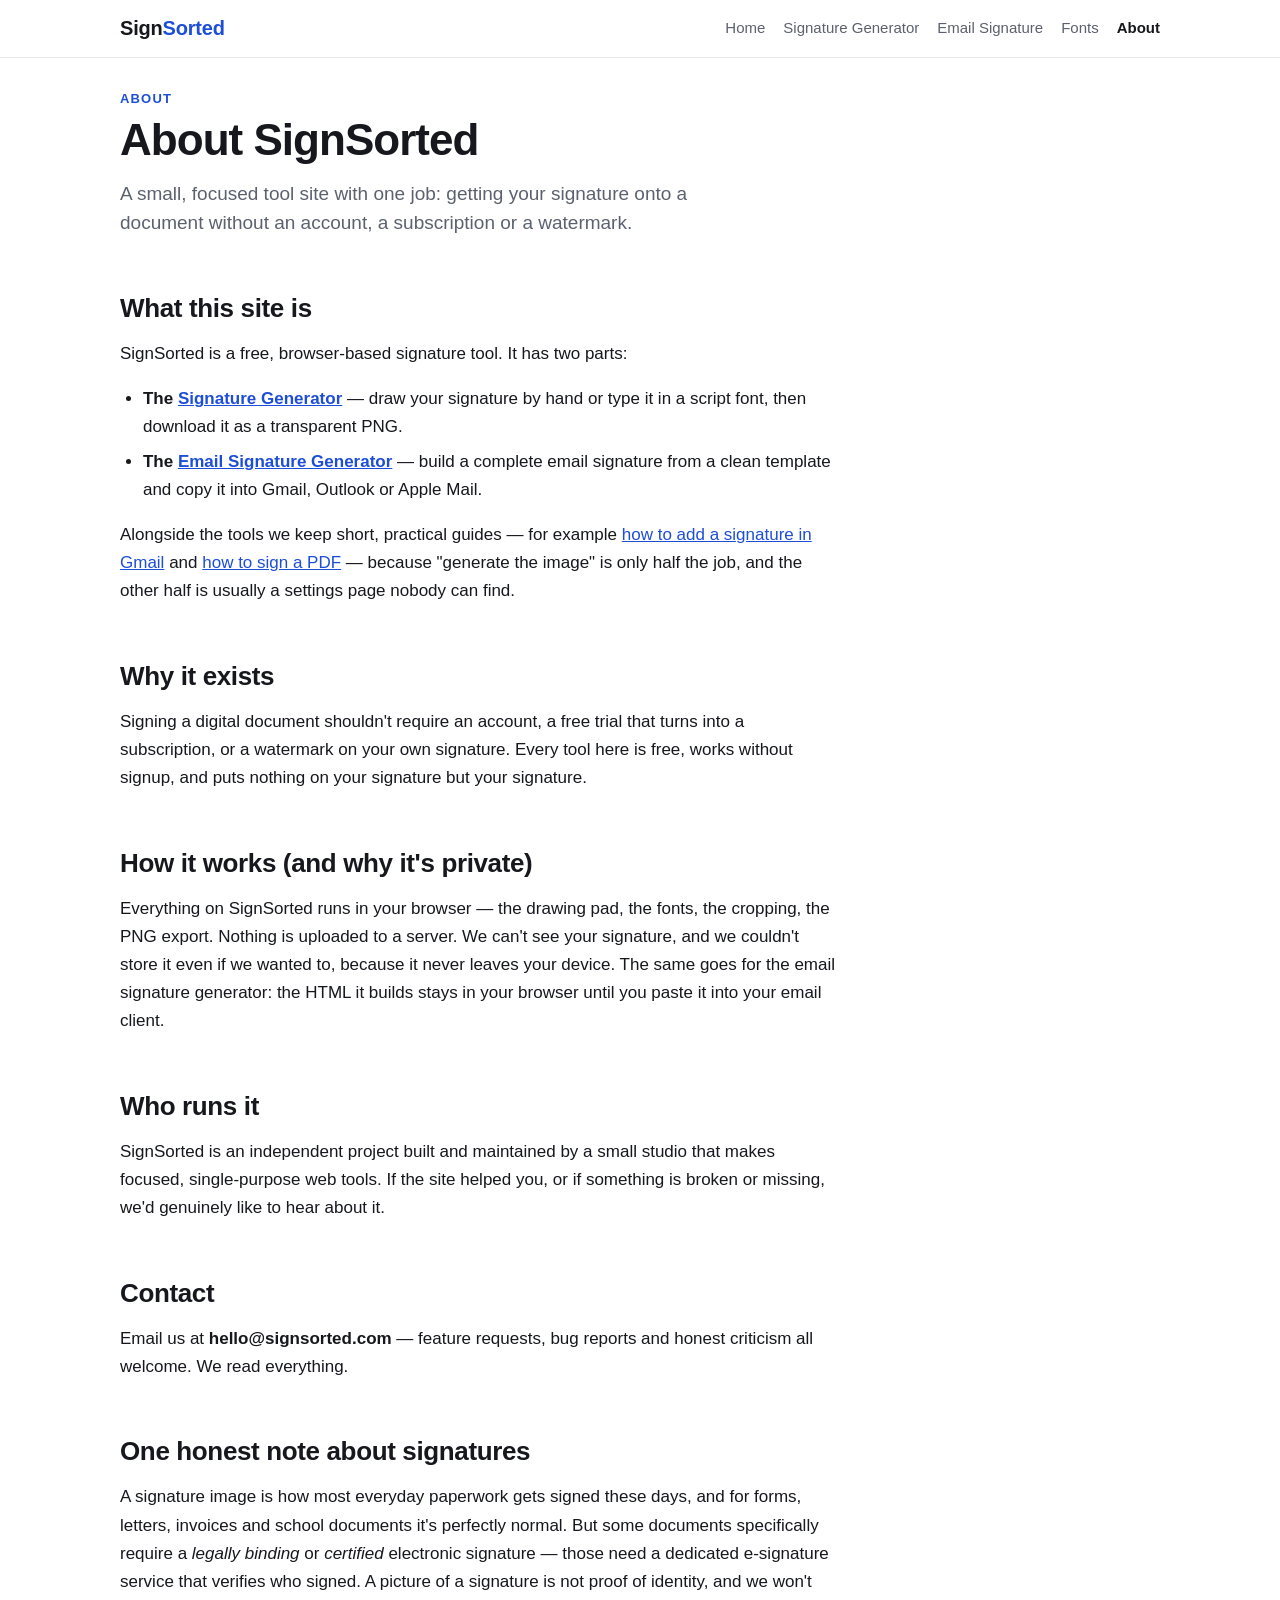
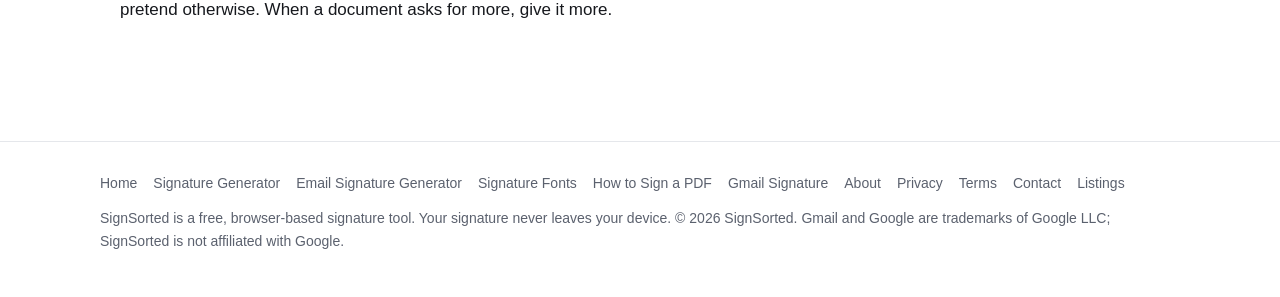
<file: about/index.html>
<!DOCTYPE html>
<html lang="en">
<head>
<meta charset="utf-8">
<meta name="viewport" content="width=device-width, initial-scale=1">
<title>About SignSorted — Who We Are and How the Tools Work</title>
<meta name="description" content="SignSorted is a free, browser-based signature tool. Learn who runs the site, how the signature generator works, and why your signature never leaves your device.">
<link rel="canonical" href="https://signsorted.com/about/">
<meta name="theme-color" content="#1d4ed8">
<meta property="og:type" content="website">
<meta property="og:site_name" content="SignSorted">
<meta property="og:title" content="About SignSorted">
<meta property="og:description" content="Who runs SignSorted, how the signature tools work, and why your signature never leaves your device.">
<meta property="og:url" content="https://signsorted.com/about/">
<meta property="og:image" content="https://signsorted.com/assets/og-image.png">
<meta property="og:image:width" content="1200">
<meta property="og:image:height" content="630">
<meta property="og:image:alt" content="SignSorted — type it or draw it, get a clean transparent PNG.">
<meta name="twitter:card" content="summary_large_image">
<link rel="icon" href="../assets/favicon.svg" type="image/svg+xml">
<link rel="stylesheet" href="../styles.css">
</head>
<body>

<header class="site-head">
<div class="inner">
<a class="brand" href="../">Sign<em>Sorted</em></a>
<nav>
<a href="../">Home</a>
<a href="../signature-generator/">Signature Generator</a>
<a href="../email-signature-generator/">Email Signature</a>
<a href="../signature-fonts/">Fonts</a>
<a href="../about/" aria-current="page">About</a>
</nav>
</div>
</header>

<main>
<div class="narrow">
<p class="kicker">About</p>
<h1>About SignSorted</h1>
<p class="lead">A small, focused tool site with one job: getting your signature onto a document without an account, a subscription or a watermark.</p>

<div class="prose">
<h2>What this site is</h2>
<p>SignSorted is a free, browser-based signature tool. It has two parts:</p>
<ul>
<li><b>The <a href="../signature-generator/">Signature Generator</a></b> — draw your signature by hand or type it in a script font, then download it as a transparent PNG.</li>
<li><b>The <a href="../email-signature-generator/">Email Signature Generator</a></b> — build a complete email signature from a clean template and copy it into Gmail, Outlook or Apple Mail.</li>
</ul>
<p>Alongside the tools we keep short, practical guides — for example <a href="../gmail-signature/">how to add a signature in Gmail</a> and <a href="../how-to-sign-a-pdf/">how to sign a PDF</a> — because "generate the image" is only half the job, and the other half is usually a settings page nobody can find.</p>

<h2>Why it exists</h2>
<p>Signing a digital document shouldn't require an account, a free trial that turns into a subscription, or a watermark on your own signature. Every tool here is free, works without signup, and puts nothing on your signature but your signature.</p>

<h2>How it works (and why it's private)</h2>
<p>Everything on SignSorted runs in your browser — the drawing pad, the fonts, the cropping, the PNG export. Nothing is uploaded to a server. We can't see your signature, and we couldn't store it even if we wanted to, because it never leaves your device. The same goes for the email signature generator: the HTML it builds stays in your browser until you paste it into your email client.</p>

<h2>Who runs it</h2>
<p>SignSorted is an independent project built and maintained by a small studio that makes focused, single-purpose web tools. If the site helped you, or if something is broken or missing, we'd genuinely like to hear about it.</p>

<h2>Contact</h2>
<p>Email us at <b>hello@signsorted.com</b> — feature requests, bug reports and honest criticism all welcome. We read everything.</p>

<h2>One honest note about signatures</h2>
<p>A signature image is how most everyday paperwork gets signed these days, and for forms, letters, invoices and school documents it's perfectly normal. But some documents specifically require a <i>legally binding</i> or <i>certified</i> electronic signature — those need a dedicated e-signature service that verifies who signed. A picture of a signature is not proof of identity, and we won't pretend otherwise. When a document asks for more, give it more.</p>
</div>
</div>
</main>

<footer class="site-foot">
<div class="inner">
<nav>
<a href="../">Home</a>
<a href="../signature-generator/">Signature Generator</a>
<a href="../email-signature-generator/">Email Signature Generator</a>
<a href="../signature-fonts/">Signature Fonts</a>
<a href="../how-to-sign-a-pdf/">How to Sign a PDF</a>
<a href="../gmail-signature/">Gmail Signature</a>
<a href="../about/">About</a>
<a href="../privacy/">Privacy</a>
<a href="../terms/">Terms</a>
<a href="../contact/">Contact</a>
<a href="../listed/">Listings</a>
</nav>
<p>SignSorted is a free, browser-based signature tool. Your signature never leaves your device. © 2026 SignSorted. Gmail and Google are trademarks of Google LLC; SignSorted is not affiliated with Google.</p>
</div>
</footer>

</body>
</html>
</file>
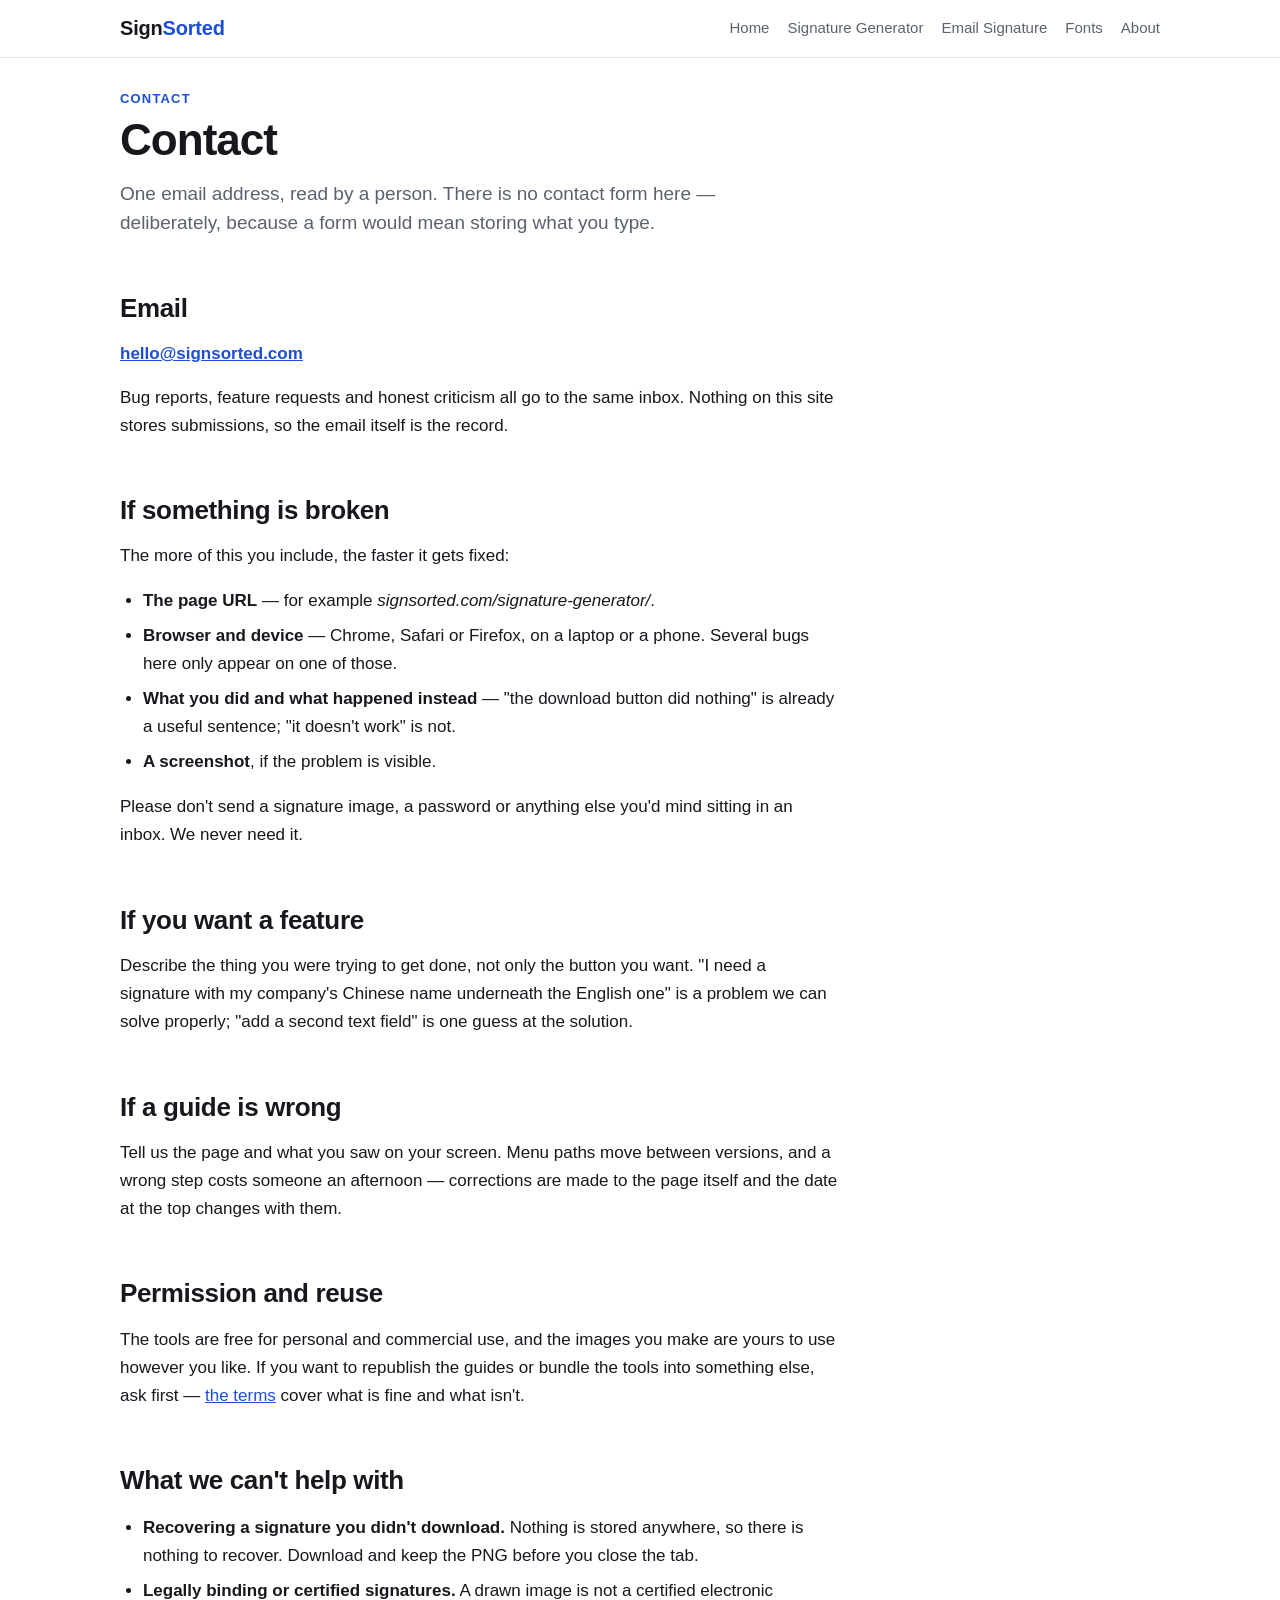
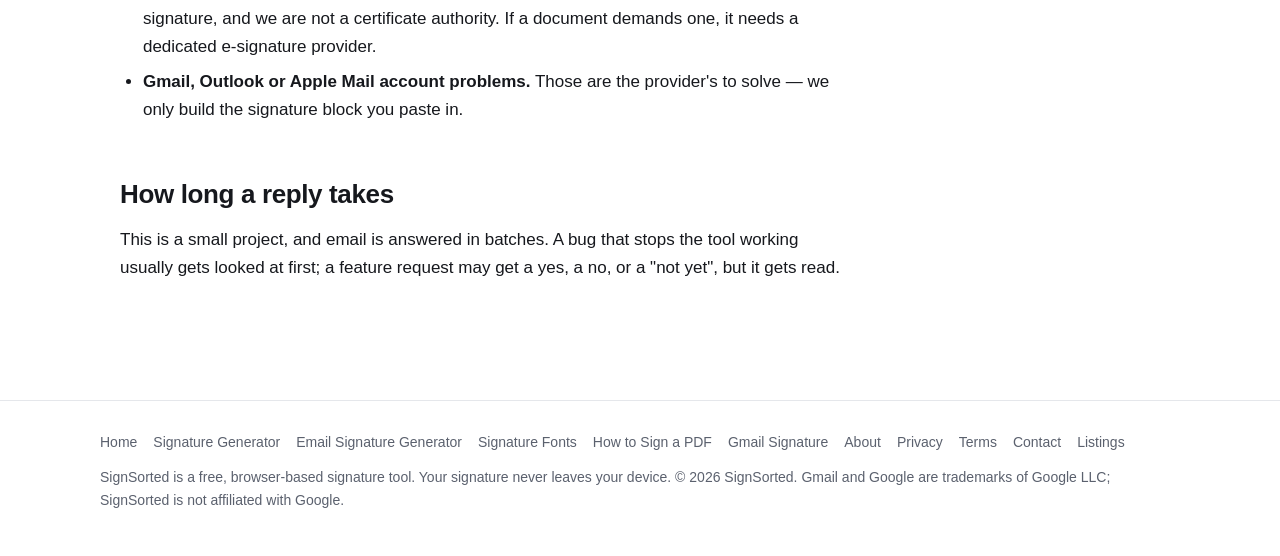
<file: contact/index.html>
<!DOCTYPE html>
<html lang="en">
<head>
<meta charset="utf-8">
<meta name="viewport" content="width=device-width, initial-scale=1">
<title>Contact SignSorted — Report a Bug or Ask a Question</title>
<meta name="description" content="How to reach SignSorted: what to include in a bug report, how to request a feature, how to flag a wrong step in a guide, and what we genuinely cannot help with.">
<link rel="canonical" href="https://signsorted.com/contact/">
<meta name="theme-color" content="#1d4ed8">
<meta property="og:type" content="website">
<meta property="og:site_name" content="SignSorted">
<meta property="og:title" content="Contact SignSorted">
<meta property="og:description" content="Report a bug, request a feature, or flag a wrong step in a guide. One email address, read by a person.">
<meta property="og:url" content="https://signsorted.com/contact/">
<meta property="og:image" content="https://signsorted.com/assets/og-image.png">
<meta property="og:image:width" content="1200">
<meta property="og:image:height" content="630">
<meta property="og:image:alt" content="SignSorted — type it or draw it, get a clean transparent PNG.">
<meta name="twitter:card" content="summary_large_image">
<link rel="icon" href="../assets/favicon.svg" type="image/svg+xml">
<link rel="stylesheet" href="../styles.css">
</head>
<body>

<header class="site-head">
<div class="inner">
<a class="brand" href="../">Sign<em>Sorted</em></a>
<nav>
<a href="../">Home</a>
<a href="../signature-generator/">Signature Generator</a>
<a href="../email-signature-generator/">Email Signature</a>
<a href="../signature-fonts/">Fonts</a>
<a href="../about/">About</a>
</nav>
</div>
</header>

<main>
<div class="narrow">
<p class="kicker">Contact</p>
<h1>Contact</h1>
<p class="lead">One email address, read by a person. There is no contact form here — deliberately, because a form would mean storing what you type.</p>

<div class="prose">

<h2>Email</h2>
<p><b><a href="mailto:hello@signsorted.com">hello@signsorted.com</a></b></p>
<p>Bug reports, feature requests and honest criticism all go to the same inbox. Nothing on this site stores submissions, so the email itself is the record.</p>

<h2>If something is broken</h2>
<p>The more of this you include, the faster it gets fixed:</p>
<ul>
<li><b>The page URL</b> — for example <i>signsorted.com/signature-generator/</i>.</li>
<li><b>Browser and device</b> — Chrome, Safari or Firefox, on a laptop or a phone. Several bugs here only appear on one of those.</li>
<li><b>What you did and what happened instead</b> — "the download button did nothing" is already a useful sentence; "it doesn't work" is not.</li>
<li><b>A screenshot</b>, if the problem is visible.</li>
</ul>
<p>Please don't send a signature image, a password or anything else you'd mind sitting in an inbox. We never need it.</p>

<h2>If you want a feature</h2>
<p>Describe the thing you were trying to get done, not only the button you want. "I need a signature with my company's Chinese name underneath the English one" is a problem we can solve properly; "add a second text field" is one guess at the solution.</p>

<h2>If a guide is wrong</h2>
<p>Tell us the page and what you saw on your screen. Menu paths move between versions, and a wrong step costs someone an afternoon — corrections are made to the page itself and the date at the top changes with them.</p>

<h2>Permission and reuse</h2>
<p>The tools are free for personal and commercial use, and the images you make are yours to use however you like. If you want to republish the guides or bundle the tools into something else, ask first — <a href="../terms/">the terms</a> cover what is fine and what isn't.</p>

<h2>What we can't help with</h2>
<ul>
<li><b>Recovering a signature you didn't download.</b> Nothing is stored anywhere, so there is nothing to recover. Download and keep the PNG before you close the tab.</li>
<li><b>Legally binding or certified signatures.</b> A drawn image is not a certified electronic signature, and we are not a certificate authority. If a document demands one, it needs a dedicated e-signature provider.</li>
<li><b>Gmail, Outlook or Apple Mail account problems.</b> Those are the provider's to solve — we only build the signature block you paste in.</li>
</ul>

<h2>How long a reply takes</h2>
<p>This is a small project, and email is answered in batches. A bug that stops the tool working usually gets looked at first; a feature request may get a yes, a no, or a "not yet", but it gets read.</p>

</div>
</div>
</main>

<footer class="site-foot">
<div class="inner">
<nav>
<a href="../">Home</a>
<a href="../signature-generator/">Signature Generator</a>
<a href="../email-signature-generator/">Email Signature Generator</a>
<a href="../signature-fonts/">Signature Fonts</a>
<a href="../how-to-sign-a-pdf/">How to Sign a PDF</a>
<a href="../gmail-signature/">Gmail Signature</a>
<a href="../about/">About</a>
<a href="../privacy/">Privacy</a>
<a href="../terms/">Terms</a>
<a href="../contact/" aria-current="page">Contact</a>
<a href="../listed/">Listings</a>
</nav>
<p>SignSorted is a free, browser-based signature tool. Your signature never leaves your device. © 2026 SignSorted. Gmail and Google are trademarks of Google LLC; SignSorted is not affiliated with Google.</p>
</div>
</footer>

</body>
</html>
</file>
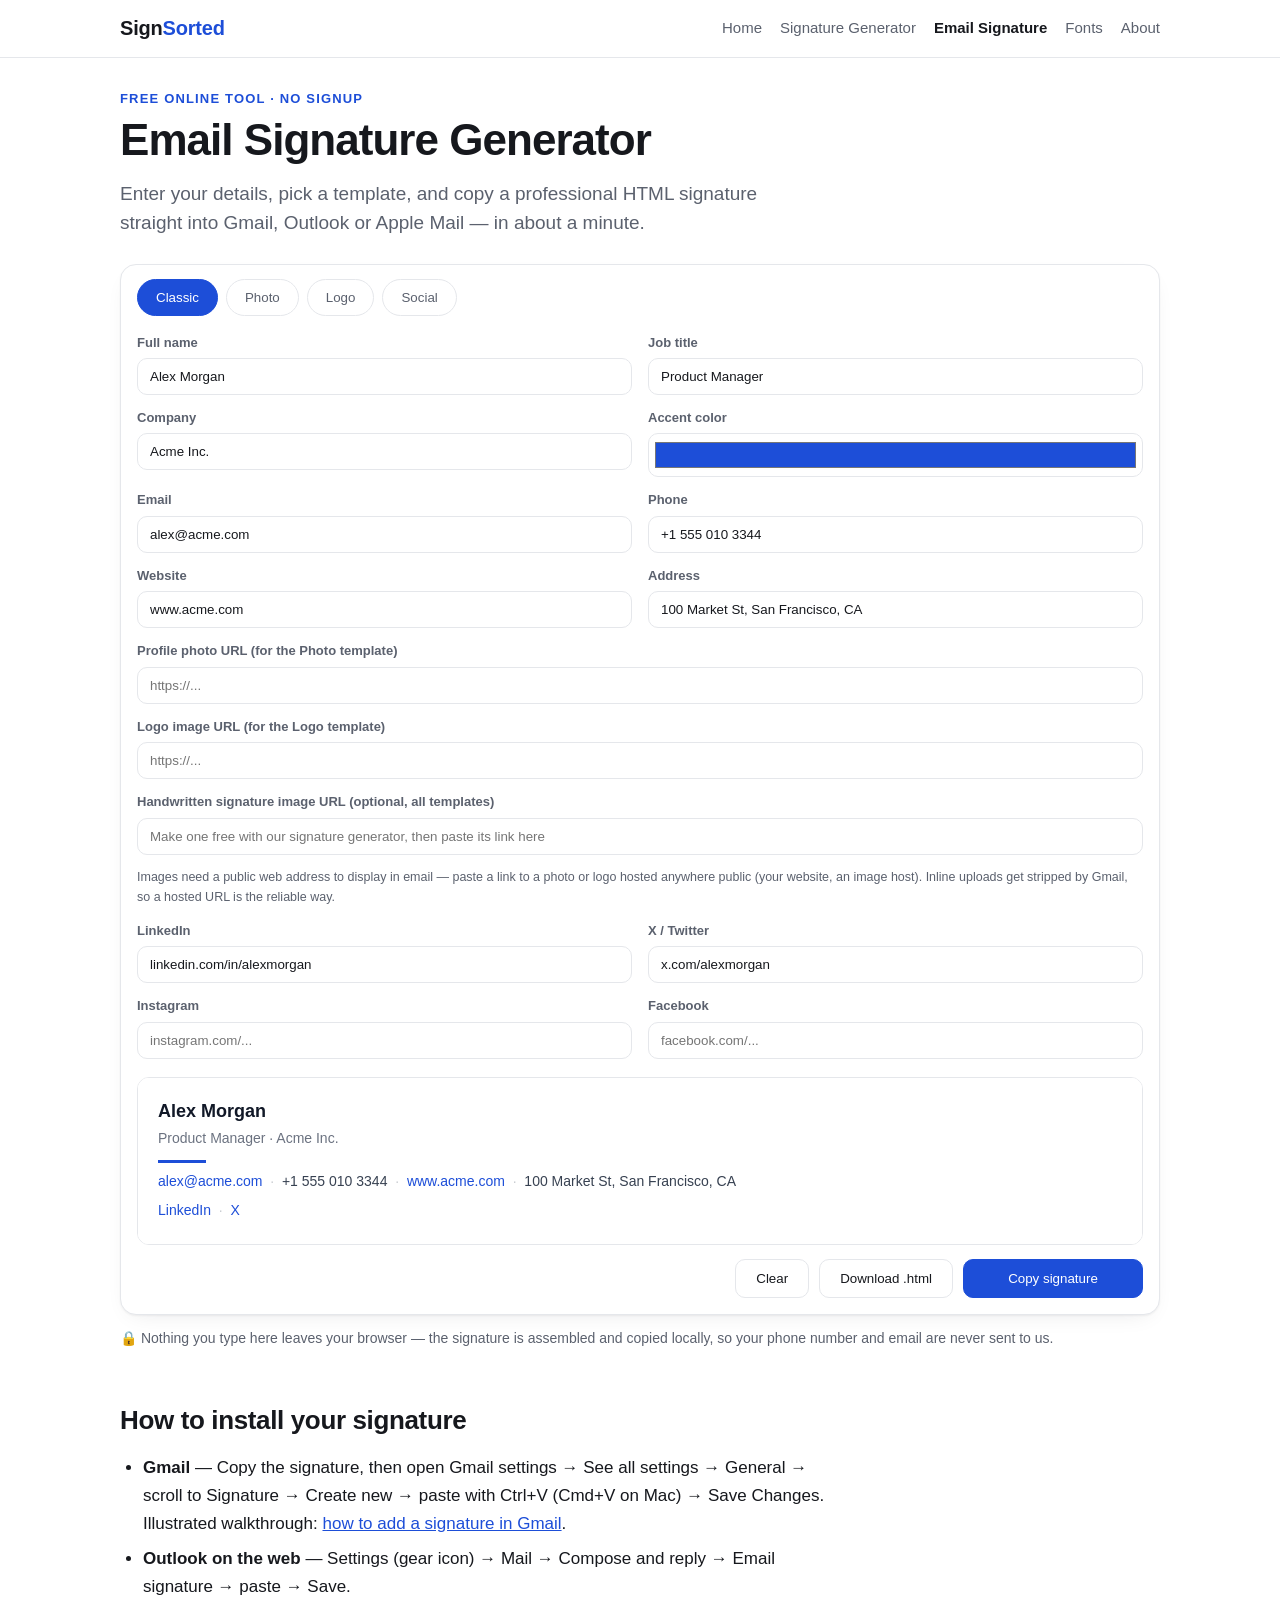
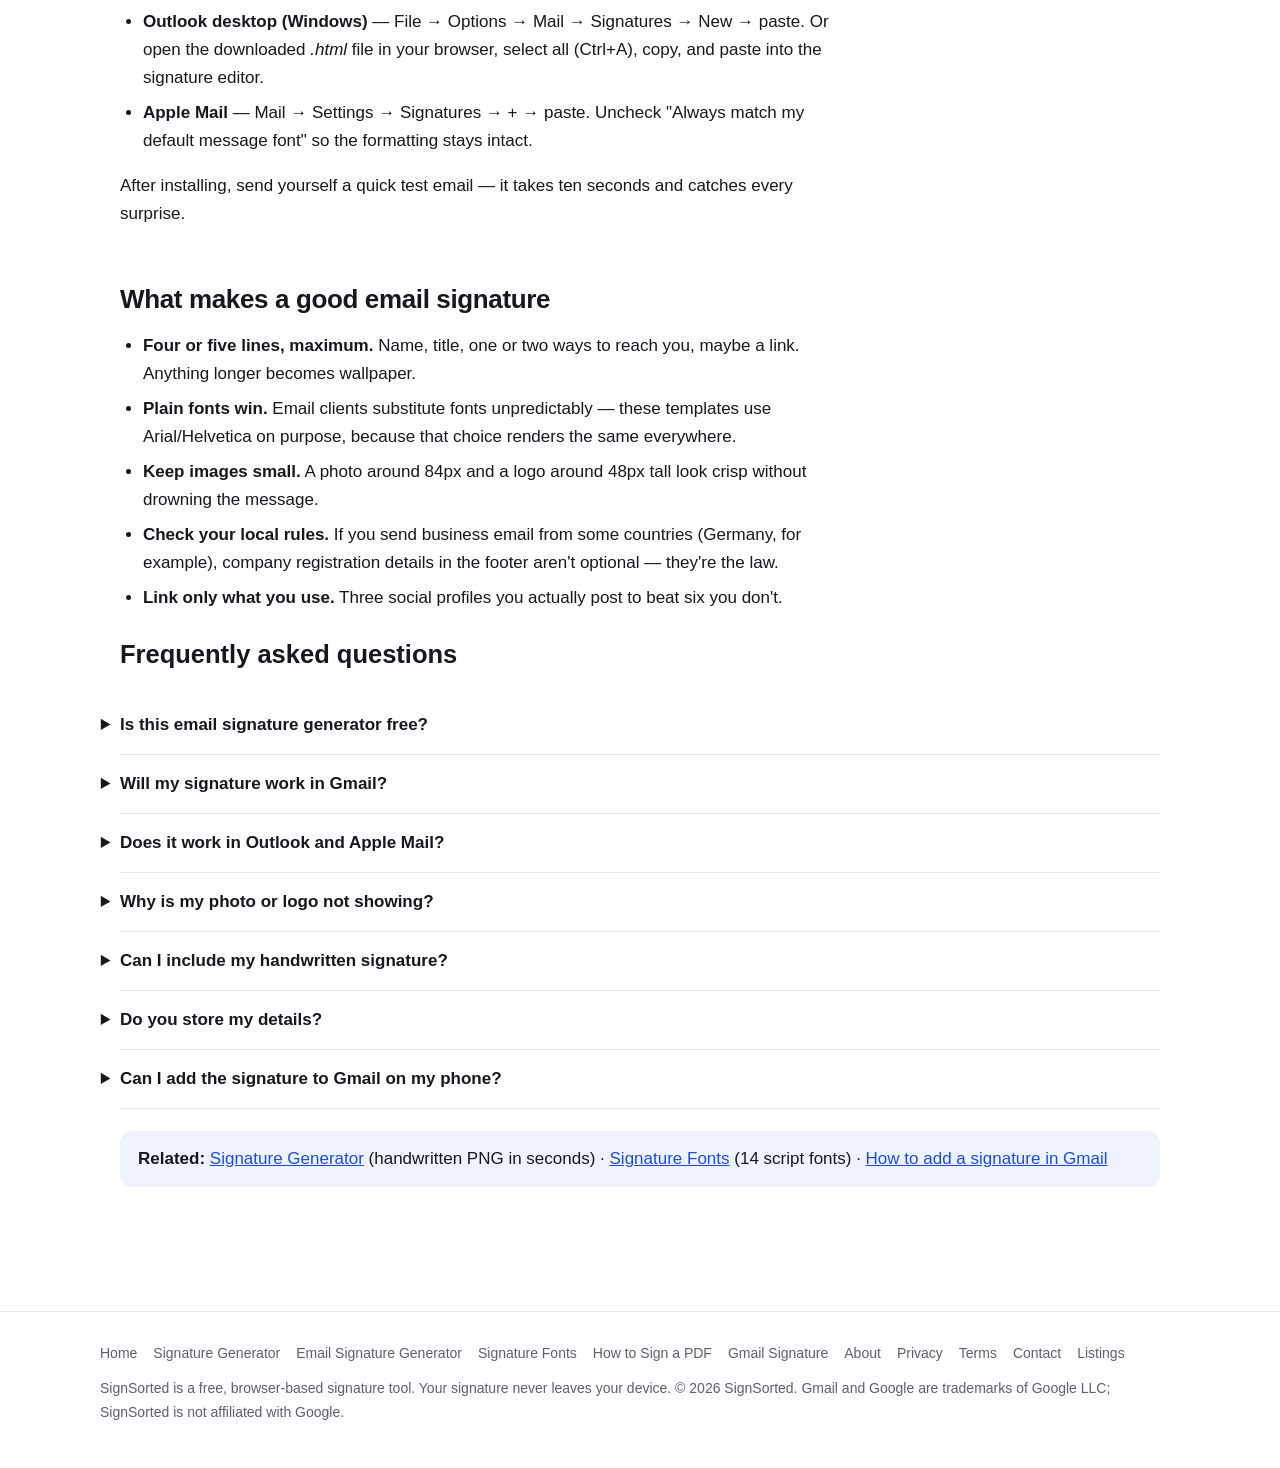
<file: email-signature-generator/index.html>
<!DOCTYPE html>
<html lang="en">
<head>
<meta charset="utf-8">
<meta name="viewport" content="width=device-width, initial-scale=1">
<title>Free Email Signature Generator — HTML Signature for Gmail &amp; Outlook | SignSorted</title>
<meta name="description" content="Create a professional email signature in minutes: enter your details, pick a template, preview it live, and copy the HTML straight into Gmail, Outlook or Apple Mail. Free, no signup, nothing stored.">
<link rel="canonical" href="https://signsorted.com/email-signature-generator/">
<meta name="theme-color" content="#1d4ed8">
<meta property="og:type" content="website">
<meta property="og:site_name" content="SignSorted">
<meta property="og:title" content="Free Email Signature Generator — HTML Signature for Gmail &amp; Outlook">
<meta property="og:description" content="Enter your details, pick a template, copy the HTML into Gmail, Outlook or Apple Mail. Free, no signup.">
<meta property="og:url" content="https://signsorted.com/email-signature-generator/">
<meta property="og:image" content="https://signsorted.com/assets/og-image.png">
<meta property="og:image:width" content="1200">
<meta property="og:image:height" content="630">
<meta property="og:image:alt" content="SignSorted — type it or draw it, get a clean transparent PNG.">
<meta name="twitter:card" content="summary_large_image">
<link rel="icon" href="../assets/favicon.svg" type="image/svg+xml">
<link rel="stylesheet" href="../styles.css">
<script type="application/ld+json">
{"@context":"https://schema.org","@graph":[
{"@type":"WebApplication","name":"Email Signature Generator","url":"https://signsorted.com/email-signature-generator/","applicationCategory":"UtilitiesApplication","operatingSystem":"Any (web browser)","offers":{"@type":"Offer","price":"0","priceCurrency":"USD"},"description":"Free email signature generator: enter your details, choose a template, and copy professional HTML signature code into Gmail, Outlook or Apple Mail.","publisher":{"@type":"Organization","name":"SignSorted","url":"https://signsorted.com/"}},
{"@type":"FAQPage","mainEntity":[
{"@type":"Question","name":"Is this email signature generator free?","acceptedAnswer":{"@type":"Answer","text":"Yes, completely free. No account, no signup, no watermark and no trial that runs out. Build and copy as many signatures as you like."}},
{"@type":"Question","name":"Will my signature work in Gmail?","acceptedAnswer":{"@type":"Answer","text":"Yes. Copy the signature, open Gmail settings, go to the Signature section and paste it in with Ctrl+V. Gmail keeps the layout, links, colors and images. Our step-by-step Gmail guide walks through every screen."}},
{"@type":"Question","name":"Does it work in Outlook and Apple Mail?","acceptedAnswer":{"@type":"Answer","text":"Yes. The templates are built with email-safe table HTML and a plain Arial font stack, which is exactly what Outlook, Apple Mail and Gmail render reliably. Fancy web fonts and CSS grids are avoided on purpose."}},
{"@type":"Question","name":"Why is my photo or logo not showing?","acceptedAnswer":{"@type":"Answer","text":"Images must be hosted at a public web address to display in email. Paste a link to a photo you have uploaded somewhere public, and it will load in the preview and in recipients inboxes. Some recipients will still need to click Display images the first time."}},
{"@type":"Question","name":"Can I include my handwritten signature?","acceptedAnswer":{"@type":"Answer","text":"Yes. Create a free transparent PNG with the SignSorted signature generator, host it anywhere public, and paste its URL into the handwritten signature image field. It appears under your contact details in every template."}},
{"@type":"Question","name":"Do you store my details?","acceptedAnswer":{"@type":"Answer","text":"No. The signature is assembled, previewed and copied entirely inside your browser. Your name, phone number and email address are never sent to us."}},
{"@type":"Question","name":"Can I add the signature to Gmail on my phone?","acceptedAnswer":{"@type":"Answer","text":"The Gmail mobile app has its own text-only signature setting. Turn off Mobile Signature in the app settings (Settings, then your account), and the app falls back to the signature you set on the web, images included."}}
]}
]}
</script>
</head>
<body>

<header class="site-head">
<div class="inner">
<a class="brand" href="../">Sign<em>Sorted</em></a>
<nav>
<a href="../">Home</a>
<a href="../signature-generator/">Signature Generator</a>
<a href="../email-signature-generator/" aria-current="page">Email Signature</a>
<a href="../signature-fonts/">Fonts</a>
<a href="../about/">About</a>
</nav>
</div>
</header>

<main>

<p class="kicker">Free online tool · no signup</p>
<h1>Email Signature Generator</h1>
<p class="lead">Enter your details, pick a template, and copy a professional HTML signature straight into Gmail, Outlook or Apple Mail — in about a minute.</p>

<section class="tool" aria-label="Email signature generator tool">
  <div class="tool-tabs">
    <button type="button" class="tab is-active" data-tpl="classic">Classic</button>
    <button type="button" class="tab" data-tpl="photo">Photo</button>
    <button type="button" class="tab" data-tpl="logo">Logo</button>
    <button type="button" class="tab" data-tpl="social">Social</button>
  </div>
  <div class="controls">
    <div class="form-grid">
      <div class="field"><label for="fName">Full name</label><input type="text" id="fName" data-key="name" value="Alex Morgan" autocomplete="name"></div>
      <div class="field"><label for="fTitle">Job title</label><input type="text" id="fTitle" data-key="title" value="Product Manager"></div>
      <div class="field"><label for="fCompany">Company</label><input type="text" id="fCompany" data-key="company" value="Acme Inc."></div>
      <div class="field"><label for="fAccent">Accent color</label><input type="color" id="fAccent" data-key="accent" value="#1d4ed8"></div>
      <div class="field"><label for="fEmail">Email</label><input type="text" id="fEmail" data-key="email" value="alex@acme.com"></div>
      <div class="field"><label for="fPhone">Phone</label><input type="text" id="fPhone" data-key="phone" value="+1 555 010 3344"></div>
      <div class="field"><label for="fWebsite">Website</label><input type="text" id="fWebsite" data-key="website" value="www.acme.com"></div>
      <div class="field"><label for="fAddress">Address</label><input type="text" id="fAddress" data-key="address" value="100 Market St, San Francisco, CA"></div>
      <div class="field field-full"><label for="fPhoto">Profile photo URL (for the Photo template)</label><input type="text" id="fPhoto" data-key="photo" placeholder="https://..."></div>
      <div class="field field-full"><label for="fLogo">Logo image URL (for the Logo template)</label><input type="text" id="fLogo" data-key="logo" placeholder="https://..."></div>
      <div class="field field-full"><label for="fHand">Handwritten signature image URL (optional, all templates)</label><input type="text" id="fHand" data-key="hand" placeholder="Make one free with our signature generator, then paste its link here"></div>
      <div class="field field-full"><span class="field-hint">Images need a public web address to display in email — paste a link to a photo or logo hosted anywhere public (your website, an image host). Inline uploads get stripped by Gmail, so a hosted URL is the reliable way.</span></div>
      <div class="field"><label for="fLinkedin">LinkedIn</label><input type="text" id="fLinkedin" data-key="linkedin" value="linkedin.com/in/alexmorgan"></div>
      <div class="field"><label for="fTwitter">X / Twitter</label><input type="text" id="fTwitter" data-key="twitter" value="x.com/alexmorgan"></div>
      <div class="field"><label for="fInstagram">Instagram</label><input type="text" id="fInstagram" data-key="instagram" placeholder="instagram.com/..."></div>
      <div class="field"><label for="fFacebook">Facebook</label><input type="text" id="fFacebook" data-key="facebook" placeholder="facebook.com/..."></div>
    </div>

    <div class="sig-preview">
      <iframe id="sigFrame" title="Live email signature preview"></iframe>
    </div>

    <div class="tool-actions">
      <button type="button" class="btn" id="clearBtn">Clear</button>
      <button type="button" class="btn" id="downloadBtn">Download .html</button>
      <button type="button" class="btn btn-primary" id="copyBtn">Copy signature</button>
    </div>
  </div>
</section>

<p class="hero-note">🔒 Nothing you type here leaves your browser — the signature is assembled and copied locally, so your phone number and email are never sent to us.</p>

<section class="prose">
<h2>How to install your signature</h2>
<ul>
<li><b>Gmail</b> — Copy the signature, then open Gmail settings → See all settings → General → scroll to Signature → Create new → paste with Ctrl+V (Cmd+V on Mac) → Save Changes. Illustrated walkthrough: <a href="../gmail-signature/">how to add a signature in Gmail</a>.</li>
<li><b>Outlook on the web</b> — Settings (gear icon) → Mail → Compose and reply → Email signature → paste → Save.</li>
<li><b>Outlook desktop (Windows)</b> — File → Options → Mail → Signatures → New → paste. Or open the downloaded <i>.html</i> file in your browser, select all (Ctrl+A), copy, and paste into the signature editor.</li>
<li><b>Apple Mail</b> — Mail → Settings → Signatures → + → paste. Uncheck "Always match my default message font" so the formatting stays intact.</li>
</ul>
<p>After installing, send yourself a quick test email — it takes ten seconds and catches every surprise.</p>
</section>

<section class="prose">
<h2>What makes a good email signature</h2>
<ul>
<li><b>Four or five lines, maximum.</b> Name, title, one or two ways to reach you, maybe a link. Anything longer becomes wallpaper.</li>
<li><b>Plain fonts win.</b> Email clients substitute fonts unpredictably — these templates use Arial/Helvetica on purpose, because that choice renders the same everywhere.</li>
<li><b>Keep images small.</b> A photo around 84px and a logo around 48px tall look crisp without drowning the message.</li>
<li><b>Check your local rules.</b> If you send business email from some countries (Germany, for example), company registration details in the footer aren't optional — they're the law.</li>
<li><b>Link only what you use.</b> Three social profiles you actually post to beat six you don't.</li>
</ul>
</section>

<section class="faq" id="faq">
<h2>Frequently asked questions</h2>
<details><summary>Is this email signature generator free?</summary>
<p>Yes, completely free. No account, no signup, no watermark and no trial that runs out. Build and copy as many signatures as you like.</p></details>
<details><summary>Will my signature work in Gmail?</summary>
<p>Yes. Copy the signature, open Gmail settings, go to the Signature section and paste it in with Ctrl+V. Gmail keeps the layout, links, colors and images. Our <a href="../gmail-signature/">step-by-step Gmail guide</a> walks through every screen.</p></details>
<details><summary>Does it work in Outlook and Apple Mail?</summary>
<p>Yes. The templates are built with email-safe table HTML and a plain Arial font stack, which is exactly what Outlook, Apple Mail and Gmail render reliably. Fancy web fonts and CSS grids are avoided on purpose.</p></details>
<details><summary>Why is my photo or logo not showing?</summary>
<p>Images must be hosted at a public web address to display in email. Paste a link to a photo you've uploaded somewhere public, and it will load in the preview and in recipients' inboxes. Some recipients will still need to click "Display images" the first time.</p></details>
<details><summary>Can I include my handwritten signature?</summary>
<p>Yes. Create a free transparent PNG with our <a href="../signature-generator/">signature generator</a>, host it anywhere public, and paste its URL into the handwritten signature image field. It appears under your contact details in every template.</p></details>
<details><summary>Do you store my details?</summary>
<p>No. The signature is assembled, previewed and copied entirely inside your browser. Your name, phone number and email address are never sent to us.</p></details>
<details><summary>Can I add the signature to Gmail on my phone?</summary>
<p>The Gmail mobile app has its own text-only signature setting. Turn off "Mobile Signature" in the app settings (Settings → your account), and the app falls back to the signature you set on the web — images included.</p></details>
</section>

<div class="callout">
<p><b>Related:</b> <a href="../signature-generator/">Signature Generator</a> (handwritten PNG in seconds) · <a href="../signature-fonts/">Signature Fonts</a> (14 script fonts) · <a href="../gmail-signature/">How to add a signature in Gmail</a></p>
</div>

</main>

<footer class="site-foot">
<div class="inner">
<nav>
<a href="../">Home</a>
<a href="../signature-generator/">Signature Generator</a>
<a href="../email-signature-generator/">Email Signature Generator</a>
<a href="../signature-fonts/">Signature Fonts</a>
<a href="../how-to-sign-a-pdf/">How to Sign a PDF</a>
<a href="../gmail-signature/">Gmail Signature</a>
<a href="../about/">About</a>
<a href="../privacy/">Privacy</a>
<a href="../terms/">Terms</a>
<a href="../contact/">Contact</a>
<a href="../listed/">Listings</a>
</nav>
<p>SignSorted is a free, browser-based signature tool. Your signature never leaves your device. © 2026 SignSorted. Gmail and Google are trademarks of Google LLC; SignSorted is not affiliated with Google.</p>
</div>
</footer>

<div class="toast" id="toast" role="status" aria-live="polite"></div>

<script>
(function () {
  'use strict';

  var $ = function (sel) { return document.querySelector(sel); };
  var $$ = function (sel) { return Array.prototype.slice.call(document.querySelectorAll(sel)); };

  var MUTED = '#6b7280';
  var DARK = '#111827';
  var BODY = '#374151';
  var LINE = '#e5e7eb';
  var SEP = '<span style="color:#c9ccd1;"> &nbsp;·&nbsp; </span>';

  var frame = $('#sigFrame');
  var inputs = $$('[data-key]');
  var tplTabs = $$('.tab[data-tpl]');
  var copyBtn = $('#copyBtn');
  var downloadBtn = $('#downloadBtn');
  var clearBtn = $('#clearBtn');
  var toast = $('#toast');
  var toastTimer = null;
  var lastHTML = '';

  var state = { tpl: 'classic' };

  /* ---------------- helpers ---------------- */

  function esc(s) {
    return String(s == null ? '' : s).replace(/[&<>"]/g, function (c) {
      return { '&': '&amp;', '<': '&lt;', '>': '&gt;', '"': '&quot;' }[c];
    });
  }

  function href(u) {
    u = String(u || '').trim();
    if (!u) return '';
    if (/^https?:\/\//i.test(u)) return u;
    return 'https://' + u;
  }

  function stripProto(u) {
    return href(u).replace(/^https?:\/\//i, '').replace(/\/$/, '');
  }

  function initials(name) {
    var parts = String(name || '').trim().split(/\s+/);
    var out = '';
    for (var i = 0; i < parts.length && out.length < 2; i++) {
      if (parts[i]) out += parts[i].charAt(0).toUpperCase();
    }
    return out || '?';
  }

  function collect() {
    inputs.forEach(function (inp) { state[inp.dataset.key] = inp.value.trim(); });
    if (!state.accent) state.accent = '#1d4ed8';
  }

  function anyContent(d) {
    var keys = ['name', 'title', 'company', 'email', 'phone', 'website', 'address',
                'linkedin', 'twitter', 'instagram', 'facebook', 'hand'];
    for (var i = 0; i < keys.length; i++) {
      if (d[keys[i]]) return true;
    }
    return false;
  }

  /* ---------------- signature HTML builder ---------------- */

  var SOCIALS = [
    ['linkedin', 'LinkedIn'],
    ['twitter', 'X'],
    ['instagram', 'Instagram'],
    ['facebook', 'Facebook']
  ];

  function contactHTML(d) {
    var items = [];
    if (d.email) items.push('<a href="mailto:' + esc(d.email) + '" style="color:' + d.accent + ';text-decoration:none;">' + esc(d.email) + '</a>');
    if (d.phone) items.push('<span style="white-space:nowrap;">' + esc(d.phone) + '</span>');
    if (d.website) items.push('<a href="' + esc(href(d.website)) + '" style="color:' + d.accent + ';text-decoration:none;">' + esc(stripProto(d.website)) + '</a>');
    if (d.address) items.push(esc(d.address));
    return items.join(SEP);
  }

  function socialPlain(d) {
    var out = [];
    SOCIALS.forEach(function (s) {
      if (d[s[0]]) {
        out.push('<a href="' + esc(href(d[s[0]])) + '" style="color:' + d.accent + ';text-decoration:none;">' + s[1] + '</a>');
      }
    });
    return out.join(SEP);
  }

  function socialChips(d) {
    var out = [];
    SOCIALS.forEach(function (s) {
      if (d[s[0]]) {
        out.push('<a href="' + esc(href(d[s[0]])) + '" style="display:inline-block;padding:3px 12px;border:1px solid #d1d5db;border-radius:999px;color:' + d.accent + ';text-decoration:none;font-size:12px;margin:0 6px 6px 0;">' + s[1] + '</a>');
      }
    });
    return out.join('');
  }

  function buildHTML(d) {
    if (!anyContent(d)) {
      return '<div style="padding:28px;text-align:center;color:#9ca3af;font-family:Arial,Helvetica,sans-serif;font-size:14px;">Start typing your details to build your signature</div>';
    }

    var name = esc(d.name);
    var titleCo = [];
    if (d.title) titleCo.push(esc(d.title));
    if (d.company) titleCo.push(esc(d.company));
    var titleLine = titleCo.join(' · ');
    var contact = contactHTML(d);

    function nameRow(fs) {
      return '<tr><td style="padding:0;"><span style="font-size:' + fs + 'px;font-weight:700;color:' + DARK + ';">' + name + '</span></td></tr>';
    }
    function titleRow() {
      return titleLine ? '<tr><td style="padding:2px 0 0;color:' + MUTED + ';">' + titleLine + '</td></tr>' : '';
    }
    function dividerRow() {
      return '<tr><td style="padding:10px 0 0;"><div style="width:48px;border-top:3px solid ' + d.accent + ';font-size:0;line-height:0;">&nbsp;</div></td></tr>';
    }
    function contactRow() {
      return contact ? '<tr><td style="padding:8px 0 0;">' + contact + '</td></tr>' : '';
    }
    function handRow() {
      return d.hand
        ? '<tr><td style="padding:10px 0 0;"><img src="' + esc(href(d.hand)) + '" alt="Signature" height="44" style="display:block;height:44px;width:auto;border:0;" /></td></tr>'
        : '';
    }
    function socialRow() {
      var s = socialPlain(d);
      return s ? '<tr><td style="padding:8px 0 0;">' + s + '</td></tr>' : '';
    }
    function innerTable(rows) {
      return '<table cellpadding="0" cellspacing="0" border="0" role="presentation" style="font-family:Arial,Helvetica,sans-serif;font-size:14px;line-height:1.55;color:' + BODY + ';border-collapse:collapse;">' + rows + '</table>';
    }

    if (d.tpl === 'photo') {
      var avatar;
      if (d.photo) {
        avatar = '<img src="' + esc(href(d.photo)) + '" alt="' + name + '" width="84" height="84" style="display:block;width:84px;height:84px;border-radius:50%;object-fit:cover;border:0;" />';
      } else {
        avatar = '<div style="width:84px;height:84px;border-radius:50%;background:' + d.accent + ';color:#ffffff;font-size:30px;font-weight:700;text-align:center;line-height:84px;">' + esc(initials(d.name)) + '</div>';
      }
      return '<table cellpadding="0" cellspacing="0" border="0" role="presentation" style="border-collapse:collapse;"><tr>' +
        '<td style="padding:0 16px 0 0;vertical-align:top;">' + avatar + '</td>' +
        '<td style="vertical-align:top;padding:0;">' +
          innerTable(nameRow(17) + titleRow() + contactRow() + handRow() + socialRow()) +
        '</td></tr></table>';
    }

    if (d.tpl === 'logo') {
      var mark;
      if (d.logo) {
        mark = '<img src="' + esc(href(d.logo)) + '" alt="' + esc(d.company || 'Logo') + '" height="48" style="display:block;height:48px;width:auto;border:0;" />';
      } else {
        mark = '<div style="width:48px;height:48px;border-radius:10px;background:' + d.accent + ';color:#ffffff;font-size:18px;font-weight:700;text-align:center;line-height:48px;font-family:Arial,Helvetica,sans-serif;">' + esc(initials(d.name)) + '</div>';
      }
      return '<table cellpadding="0" cellspacing="0" border="0" role="presentation" style="border-collapse:collapse;"><tr>' +
        '<td style="padding:0 16px 0 0;vertical-align:top;">' + mark + '</td>' +
        '<td style="vertical-align:top;border-left:1px solid ' + LINE + ';padding:0 0 0 16px;">' +
          innerTable(nameRow(17) + titleRow() + contactRow() + handRow() + socialRow()) +
        '</td></tr></table>';
    }

    if (d.tpl === 'social') {
      var chips = socialChips(d);
      return innerTable(
        nameRow(17) + titleRow() + contactRow() + handRow() +
        (chips ? '<tr><td style="padding:10px 0 0;">' + chips + '</td></tr>' : '')
      );
    }

    // classic (default)
    return innerTable(nameRow(18) + titleRow() + dividerRow() + contactRow() + handRow() + socialRow());
  }

  function plainText(d) {
    var lines = [];
    if (d.name) lines.push(d.name);
    var t = [d.title, d.company].filter(Boolean).join(' · ');
    if (t) lines.push(t);
    var c = [];
    if (d.email) c.push(d.email);
    if (d.phone) c.push(d.phone);
    if (d.website) c.push(stripProto(d.website));
    if (d.address) c.push(d.address);
    if (c.length) lines.push(c.join(' | '));
    SOCIALS.forEach(function (s) { if (d[s[0]]) lines.push(s[1] + ': ' + href(d[s[0]])); });
    return lines.join('\n');
  }

  /* ---------------- preview ---------------- */

  function renderPreview() {
    collect();
    lastHTML = buildHTML(state);
    frame.srcdoc = '<!DOCTYPE html><html><head><meta charset="utf-8"></head>' +
      '<body style="margin:0;padding:20px;background:#ffffff;">' + lastHTML + '</body></html>';
  }

  // 预览框跟着签名高度走，不留大片空白
  frame.addEventListener('load', function () {
    try {
      var d = frame.contentDocument;
      // 用 body 的盒子高度：documentElement.scrollHeight 不会小于 iframe 视口
      var h = Math.ceil(d.body.getBoundingClientRect().height || d.body.scrollHeight || 200);
      frame.style.height = Math.max(120, Math.min(460, h + 2)) + 'px';
    } catch (e) { /* 跨域或未就绪时保持 CSS 默认高度 */ }
  });

  inputs.forEach(function (inp) {
    inp.addEventListener('input', renderPreview);
  });

  tplTabs.forEach(function (tab) {
    tab.addEventListener('click', function () {
      state.tpl = tab.dataset.tpl;
      tplTabs.forEach(function (t) { t.classList.toggle('is-active', t === tab); });
      renderPreview();
    });
  });

  /* ---------------- copy / download / clear ---------------- */

  function showToast(msg) {
    toast.textContent = msg;
    toast.classList.add('show');
    clearTimeout(toastTimer);
    toastTimer = setTimeout(function () { toast.classList.remove('show'); }, 2600);
  }

  function fallbackCopy(html) {
    var div = document.createElement('div');
    div.contentEditable = 'true';
    div.style.position = 'fixed';
    div.style.left = '-9999px';
    div.style.top = '0';
    div.innerHTML = html;
    document.body.appendChild(div);
    var range = document.createRange();
    range.selectNodeContents(div);
    var sel = window.getSelection();
    sel.removeAllRanges();
    sel.addRange(range);
    var ok = false;
    try { ok = document.execCommand('copy'); } catch (err) { ok = false; }
    sel.removeAllRanges();
    div.remove();
    showToast(ok ? 'Signature copied — paste it into your email settings' : 'Copy failed — select the preview manually and copy');
  }

  function doCopy() {
    if (!lastHTML) return;
    if (navigator.clipboard && window.ClipboardItem) {
      try {
        var item = new ClipboardItem({
          'text/html': new Blob([lastHTML], { type: 'text/html' }),
          'text/plain': new Blob([plainText(state)], { type: 'text/plain' })
        });
        navigator.clipboard.write([item]).then(
          function () { showToast('Signature copied — paste it into your email settings'); },
          function () { fallbackCopy(lastHTML); }
        );
        return;
      } catch (err) { /* fall through */ }
    }
    fallbackCopy(lastHTML);
  }
  copyBtn.addEventListener('click', doCopy);

  downloadBtn.addEventListener('click', function () {
    var doc = '<!DOCTYPE html>\n<html>\n<head>\n<meta charset="utf-8">\n<title>Email signature</title>\n</head>\n' +
      '<body style="margin:24px;">\n' + lastHTML + '\n</body>\n</html>\n';
    var blob = new Blob([doc], { type: 'text/html' });
    var url = URL.createObjectURL(blob);
    var a = document.createElement('a');
    a.href = url;
    a.download = 'email-signature.html';
    document.body.appendChild(a);
    a.click();
    a.remove();
    setTimeout(function () { URL.revokeObjectURL(url); }, 4000);
    showToast('Downloaded email-signature.html');
  });

  clearBtn.addEventListener('click', function () {
    inputs.forEach(function (inp) {
      if (inp.type !== 'color') inp.value = '';
    });
    renderPreview();
    showToast('Cleared — start with your name');
  });

  /* ---------------- init ---------------- */

  renderPreview();
})();
</script>

</body>
</html>
</file>
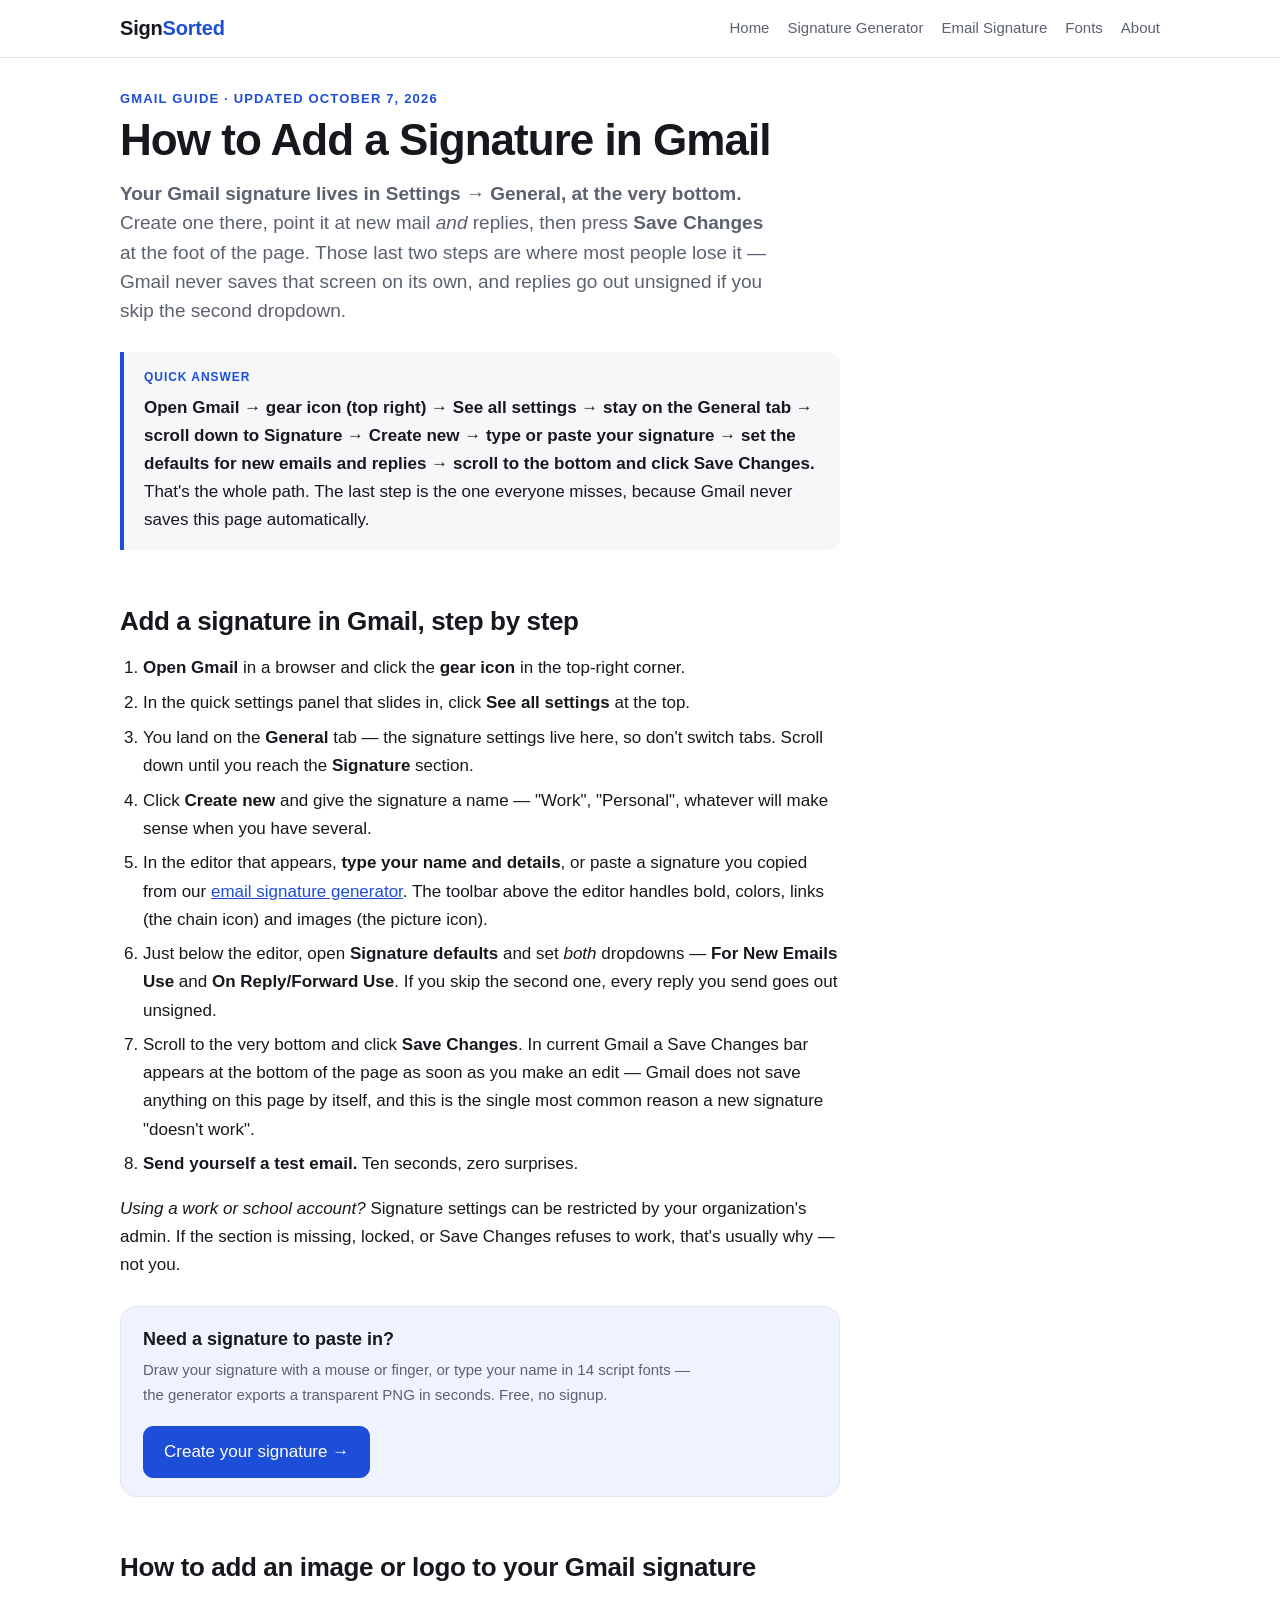
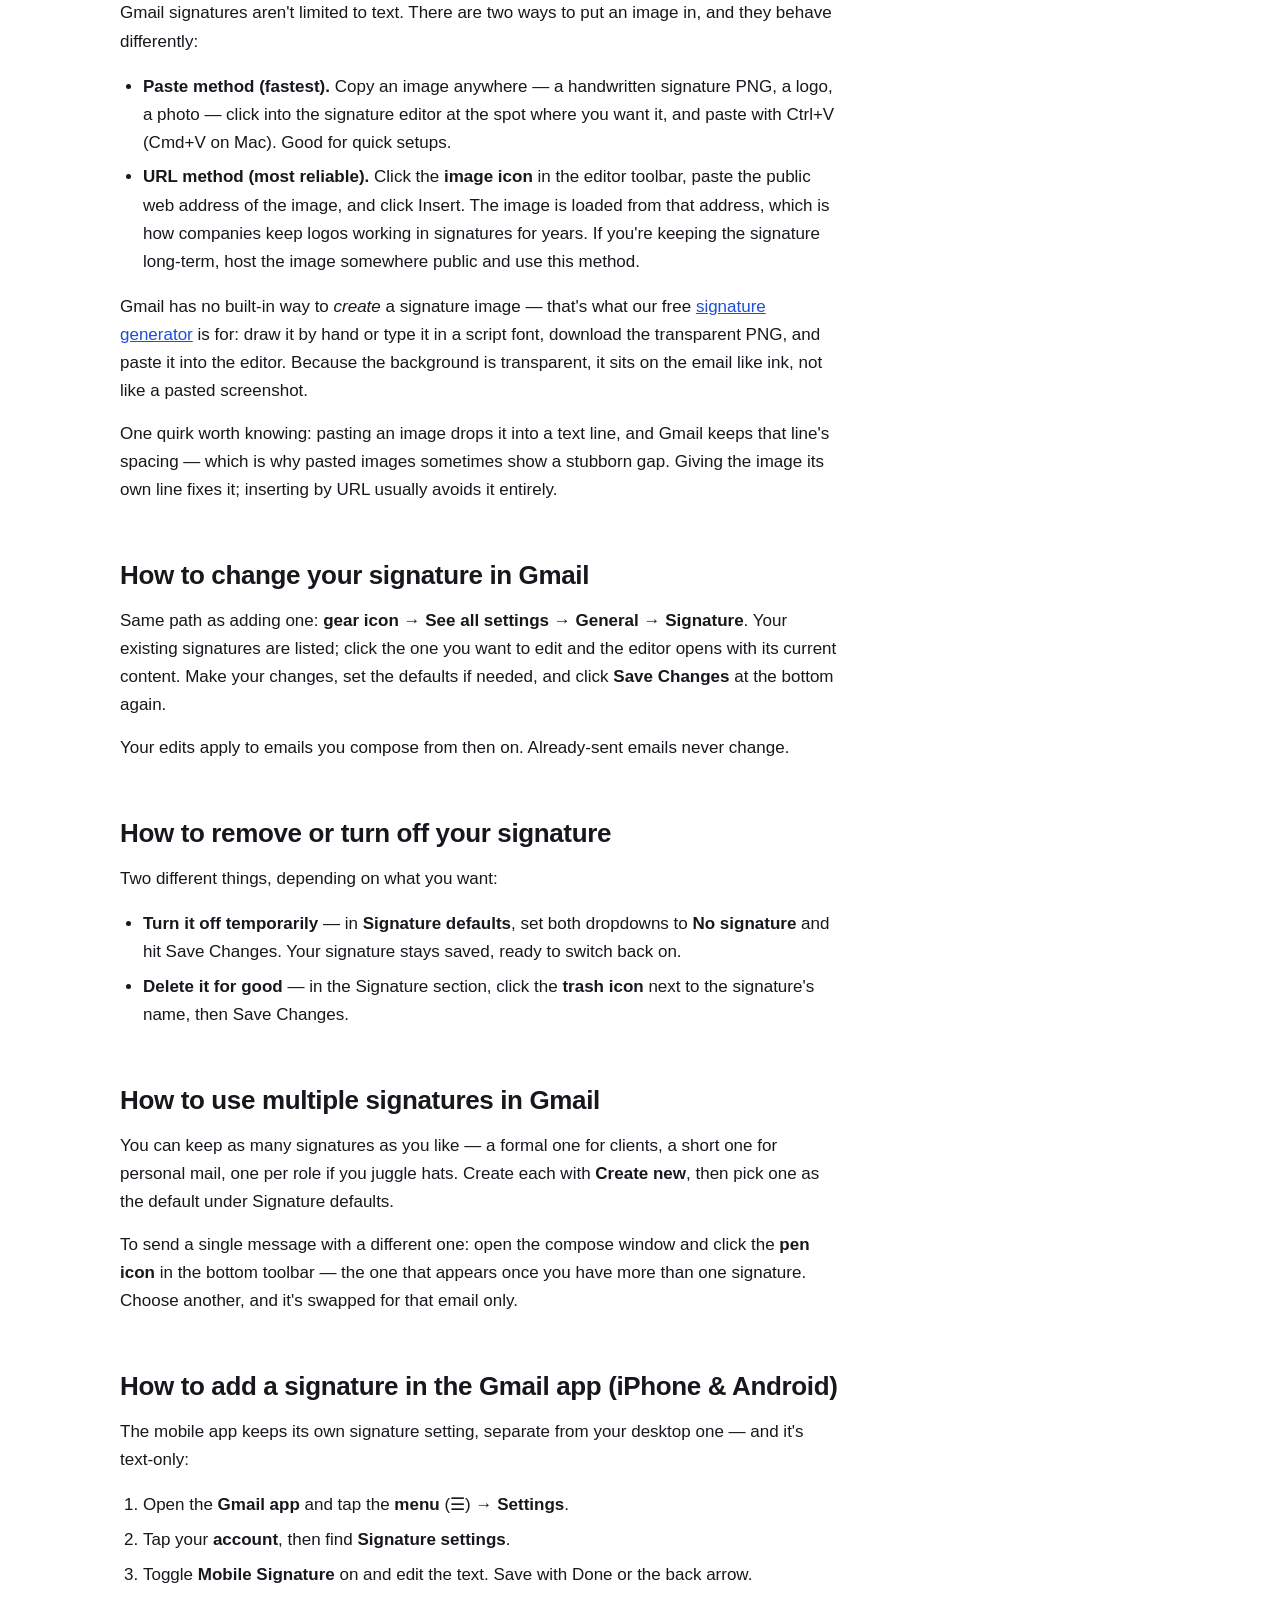
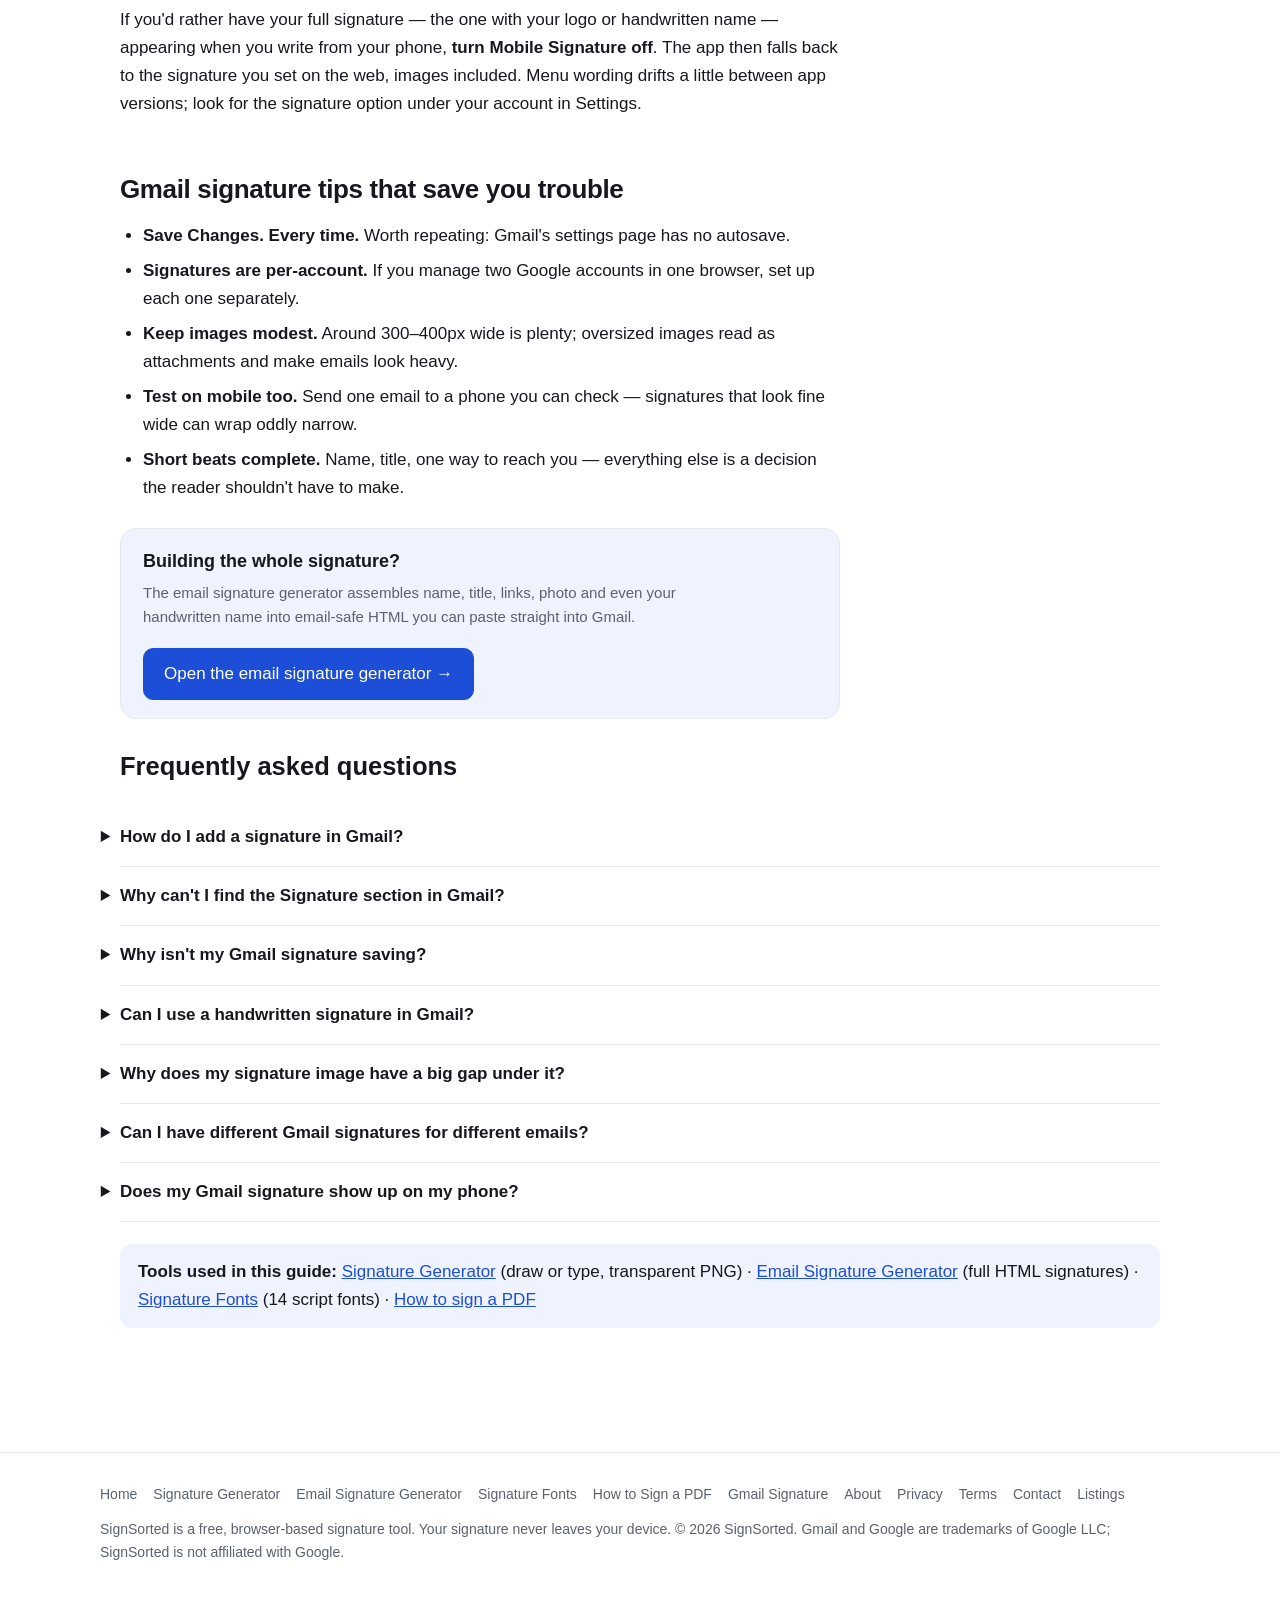
<file: gmail-signature/index.html>
<!DOCTYPE html>
<html lang="en">
<head>
<meta charset="utf-8">
<meta name="viewport" content="width=device-width, initial-scale=1">
<title>How to Add a Signature in Gmail (2026 Step-by-Step Guide) | SignSorted</title>
<meta name="description" content="Add a signature in Gmail in three minutes: the exact settings path, the Save Changes gotcha, adding images and logos, multiple signatures, changing or removing one, and the mobile app.">
<link rel="canonical" href="https://signsorted.com/gmail-signature/">
<meta name="theme-color" content="#1d4ed8">
<meta property="og:type" content="article">
<meta property="og:site_name" content="SignSorted">
<meta property="og:title" content="How to Add a Signature in Gmail (2026 Step-by-Step Guide)">
<meta property="og:description" content="The exact settings path, the Save Changes gotcha, image signatures, multiple signatures and the mobile app — in one guide.">
<meta property="og:url" content="https://signsorted.com/gmail-signature/">
<meta property="og:image" content="https://signsorted.com/assets/og-image.png">
<meta property="og:image:width" content="1200">
<meta property="og:image:height" content="630">
<meta property="og:image:alt" content="SignSorted — type it or draw it, get a clean transparent PNG.">
<meta name="twitter:card" content="summary_large_image">
<link rel="icon" href="../assets/favicon.svg" type="image/svg+xml">
<link rel="stylesheet" href="../styles.css">
<script type="application/ld+json">
{"@context":"https://schema.org","@graph":[
{"@type":"HowTo","name":"How to add a signature in Gmail","totalTime":"PT3M","step":[
{"@type":"HowToStep","name":"Open Gmail settings","text":"Click the gear icon in the top-right corner of Gmail, then click See all settings."},
{"@type":"HowToStep","name":"Find the Signature section","text":"Stay on the General tab and scroll down to the Signature section."},
{"@type":"HowToStep","name":"Create the signature","text":"Click Create new, give the signature a name, then type or paste your signature text in the editor."},
{"@type":"HowToStep","name":"Set the defaults","text":"Under Signature defaults, choose your signature for New emails and for On reply/forward."},
{"@type":"HowToStep","name":"Save Changes","text":"Scroll to the bottom and click Save Changes. Gmail does not autosave this page, so this step is easy to miss."}
]},
{"@type":"FAQPage","mainEntity":[
{"@type":"Question","name":"How do I add a signature in Gmail?","acceptedAnswer":{"@type":"Answer","text":"Open Gmail, click the gear icon, click See all settings, stay on the General tab, scroll to Signature, click Create new, type or paste your signature, set the defaults for new emails and replies, then click Save Changes at the bottom. Missing the Save button is the most common reason a signature does not appear."}},
{"@type":"Question","name":"Why can't I find the Signature section in Gmail?","acceptedAnswer":{"@type":"Answer","text":"It is on the General tab of Settings, below the vacation responder options, so you have to scroll further down than expected. If you use a work or school account and the section is missing or locked, your administrator has likely restricted signatures for the organization."}},
{"@type":"Question","name":"Why isn't my Gmail signature saving?","acceptedAnswer":{"@type":"Answer","text":"Gmail does not autosave the settings page. After any change, a Save Changes bar appears at the bottom of the page and you must click it. If Save Changes is missing or disabled, your account is probably managed by a company administrator."}},
{"@type":"Question","name":"Can I use a handwritten signature in Gmail?","acceptedAnswer":{"@type":"Answer","text":"Yes. Create a handwritten signature image with the free SignSorted signature generator, download the transparent PNG, then paste it into Gmail's signature editor, or insert it through its public web address with the image button."}},
{"@type":"Question","name":"Why does my signature image have a big gap under it?","acceptedAnswer":{"@type":"Answer","text":"Pasting an image drops it into a text line, and Gmail keeps that line's spacing. Giving the image its own line, or inserting it by public URL through the image button instead of pasting the file, usually removes the gap."}},
{"@type":"Question","name":"Can I have different Gmail signatures for different emails?","acceptedAnswer":{"@type":"Answer","text":"Yes. Create several signatures in Settings and assign one as the default. When composing, click the pen icon at the bottom of the compose window to switch to another signature for that message."}},
{"@type":"Question","name":"Does my Gmail signature show up on my phone?","acceptedAnswer":{"@type":"Answer","text":"The Gmail mobile app has its own separate, text-only Mobile Signature setting. Turn it off in the app's settings and the app falls back to the signature you configured on the web, images included."}}
]}
]}
</script>
</head>
<body>

<header class="site-head">
<div class="inner">
<a class="brand" href="../">Sign<em>Sorted</em></a>
<nav>
<a href="../">Home</a>
<a href="../signature-generator/">Signature Generator</a>
<a href="../email-signature-generator/">Email Signature</a>
<a href="../signature-fonts/">Fonts</a>
<a href="../about/">About</a>
</nav>
</div>
</header>

<main>

<p class="kicker">Gmail guide · Updated October 7, 2026</p>
<h1>How to Add a Signature in Gmail</h1>
<p class="lead"><b>Your Gmail signature lives in Settings → General, at the very bottom.</b> Create one there, point it at new mail <i>and</i> replies, then press <b>Save Changes</b> at the foot of the page. Those last two steps are where most people lose it — Gmail never saves that screen on its own, and replies go out unsigned if you skip the second dropdown.</p>

<div class="answer-box">
<div class="label">Quick answer</div>
<p><b>Open Gmail → gear icon (top right) → See all settings → stay on the General tab → scroll down to Signature → Create new → type or paste your signature → set the defaults for new emails and replies → scroll to the bottom and click Save Changes.</b> That's the whole path. The last step is the one everyone misses, because Gmail never saves this page automatically.</p>
</div>

<section class="prose">
<h2>Add a signature in Gmail, step by step</h2>
<ol>
<li><b>Open Gmail</b> in a browser and click the <b>gear icon</b> in the top-right corner.</li>
<li>In the quick settings panel that slides in, click <b>See all settings</b> at the top.</li>
<li>You land on the <b>General</b> tab — the signature settings live here, so don't switch tabs. Scroll down until you reach the <b>Signature</b> section.</li>
<li>Click <b>Create new</b> and give the signature a name — "Work", "Personal", whatever will make sense when you have several.</li>
<li>In the editor that appears, <b>type your name and details</b>, or paste a signature you copied from our <a href="../email-signature-generator/">email signature generator</a>. The toolbar above the editor handles bold, colors, links (the chain icon) and images (the picture icon).</li>
<li>Just below the editor, open <b>Signature defaults</b> and set <i>both</i> dropdowns — <b>For New Emails Use</b> and <b>On Reply/Forward Use</b>. If you skip the second one, every reply you send goes out unsigned.</li>
<li>Scroll to the very bottom and click <b>Save Changes</b>. In current Gmail a Save Changes bar appears at the bottom of the page as soon as you make an edit — Gmail does not save anything on this page by itself, and this is the single most common reason a new signature "doesn't work".</li>
<li><b>Send yourself a test email.</b> Ten seconds, zero surprises.</li>
</ol>
<p><i>Using a work or school account?</i> Signature settings can be restricted by your organization's admin. If the section is missing, locked, or Save Changes refuses to work, that's usually why — not you.</p>
</section>

<div class="cta-card">
<div class="cta-text">
<h3>Need a signature to paste in?</h3>
<p>Draw your signature with a mouse or finger, or type your name in 14 script fonts — the generator exports a transparent PNG in seconds. Free, no signup.</p>
</div>
<a class="btn btn-primary" href="../signature-generator/">Create your signature →</a>
</div>

<section class="prose">
<h2>How to add an image or logo to your Gmail signature</h2>
<p>Gmail signatures aren't limited to text. There are two ways to put an image in, and they behave differently:</p>
<ul>
<li><b>Paste method (fastest).</b> Copy an image anywhere — a handwritten signature PNG, a logo, a photo — click into the signature editor at the spot where you want it, and paste with Ctrl+V (Cmd+V on Mac). Good for quick setups.</li>
<li><b>URL method (most reliable).</b> Click the <b>image icon</b> in the editor toolbar, paste the public web address of the image, and click Insert. The image is loaded from that address, which is how companies keep logos working in signatures for years. If you're keeping the signature long-term, host the image somewhere public and use this method.</li>
</ul>
<p>Gmail has no built-in way to <i>create</i> a signature image — that's what our free <a href="../signature-generator/">signature generator</a> is for: draw it by hand or type it in a script font, download the transparent PNG, and paste it into the editor. Because the background is transparent, it sits on the email like ink, not like a pasted screenshot.</p>
<p>One quirk worth knowing: pasting an image drops it into a text line, and Gmail keeps that line's spacing — which is why pasted images sometimes show a stubborn gap. Giving the image its own line fixes it; inserting by URL usually avoids it entirely.</p>
</section>

<section class="prose">
<h2>How to change your signature in Gmail</h2>
<p>Same path as adding one: <b>gear icon → See all settings → General → Signature</b>. Your existing signatures are listed; click the one you want to edit and the editor opens with its current content. Make your changes, set the defaults if needed, and click <b>Save Changes</b> at the bottom again.</p>
<p>Your edits apply to emails you compose from then on. Already-sent emails never change.</p>
</section>

<section class="prose">
<h2>How to remove or turn off your signature</h2>
<p>Two different things, depending on what you want:</p>
<ul>
<li><b>Turn it off temporarily</b> — in <b>Signature defaults</b>, set both dropdowns to <b>No signature</b> and hit Save Changes. Your signature stays saved, ready to switch back on.</li>
<li><b>Delete it for good</b> — in the Signature section, click the <b>trash icon</b> next to the signature's name, then Save Changes.</li>
</ul>
</section>

<section class="prose">
<h2>How to use multiple signatures in Gmail</h2>
<p>You can keep as many signatures as you like — a formal one for clients, a short one for personal mail, one per role if you juggle hats. Create each with <b>Create new</b>, then pick one as the default under Signature defaults.</p>
<p>To send a single message with a different one: open the compose window and click the <b>pen icon</b> in the bottom toolbar — the one that appears once you have more than one signature. Choose another, and it's swapped for that email only.</p>
</section>

<section class="prose">
<h2>How to add a signature in the Gmail app (iPhone &amp; Android)</h2>
<p>The mobile app keeps its own signature setting, separate from your desktop one — and it's text-only:</p>
<ol>
<li>Open the <b>Gmail app</b> and tap the <b>menu</b> (☰) → <b>Settings</b>.</li>
<li>Tap your <b>account</b>, then find <b>Signature settings</b>.</li>
<li>Toggle <b>Mobile Signature</b> on and edit the text. Save with Done or the back arrow.</li>
</ol>
<p>If you'd rather have your full signature — the one with your logo or handwritten name — appearing when you write from your phone, <b>turn Mobile Signature off</b>. The app then falls back to the signature you set on the web, images included. Menu wording drifts a little between app versions; look for the signature option under your account in Settings.</p>
</section>

<section class="prose">
<h2>Gmail signature tips that save you trouble</h2>
<ul>
<li><b>Save Changes. Every time.</b> Worth repeating: Gmail's settings page has no autosave.</li>
<li><b>Signatures are per-account.</b> If you manage two Google accounts in one browser, set up each one separately.</li>
<li><b>Keep images modest.</b> Around 300–400px wide is plenty; oversized images read as attachments and make emails look heavy.</li>
<li><b>Test on mobile too.</b> Send one email to a phone you can check — signatures that look fine wide can wrap oddly narrow.</li>
<li><b>Short beats complete.</b> Name, title, one way to reach you — everything else is a decision the reader shouldn't have to make.</li>
</ul>
</section>

<div class="cta-card">
<div class="cta-text">
<h3>Building the whole signature?</h3>
<p>The email signature generator assembles name, title, links, photo and even your handwritten name into email-safe HTML you can paste straight into Gmail.</p>
</div>
<a class="btn btn-primary" href="../email-signature-generator/">Open the email signature generator →</a>
</div>

<section class="faq" id="faq">
<h2>Frequently asked questions</h2>
<details><summary>How do I add a signature in Gmail?</summary>
<p>Open Gmail, click the gear icon, click See all settings, stay on the General tab, scroll to Signature, click Create new, type or paste your signature, set the defaults for new emails and replies, then click Save Changes at the bottom. Missing the Save button is the most common reason a signature doesn't appear.</p></details>
<details><summary>Why can't I find the Signature section in Gmail?</summary>
<p>It's on the General tab of Settings, below the vacation responder options — so you have to scroll further down than expected. If you use a work or school account and the section is missing or locked, your administrator has likely restricted signatures for the organization.</p></details>
<details><summary>Why isn't my Gmail signature saving?</summary>
<p>Gmail doesn't autosave the settings page. After any change, a Save Changes bar appears at the bottom of the page and you must click it. If Save Changes is missing or disabled, your account is probably managed by a company administrator.</p></details>
<details><summary>Can I use a handwritten signature in Gmail?</summary>
<p>Yes. Create one with our free <a href="../signature-generator/">signature generator</a> — draw it or type it — download the transparent PNG, then paste it into Gmail's signature editor (or insert it by public URL with the image button).</p></details>
<details><summary>Why does my signature image have a big gap under it?</summary>
<p>Pasting an image drops it into a text line, and Gmail keeps that line's spacing. Giving the image its own line, or inserting it by public URL through the image button instead of pasting the file, usually removes the gap.</p></details>
<details><summary>Can I have different Gmail signatures for different emails?</summary>
<p>Yes. Create several signatures in Settings and assign one as the default. When composing, click the pen icon at the bottom of the compose window to switch to another signature for that message.</p></details>
<details><summary>Does my Gmail signature show up on my phone?</summary>
<p>The Gmail mobile app has its own separate, text-only Mobile Signature setting. Turn it off in the app's settings and the app falls back to the signature you configured on the web — images included.</p></details>
</section>

<div class="callout">
<p><b>Tools used in this guide:</b> <a href="../signature-generator/">Signature Generator</a> (draw or type, transparent PNG) · <a href="../email-signature-generator/">Email Signature Generator</a> (full HTML signatures) · <a href="../signature-fonts/">Signature Fonts</a> (14 script fonts) · <a href="../how-to-sign-a-pdf/">How to sign a PDF</a></p>
</div>

</main>

<footer class="site-foot">
<div class="inner">
<nav>
<a href="../">Home</a>
<a href="../signature-generator/">Signature Generator</a>
<a href="../email-signature-generator/">Email Signature Generator</a>
<a href="../signature-fonts/">Signature Fonts</a>
<a href="../how-to-sign-a-pdf/">How to Sign a PDF</a>
<a href="../gmail-signature/">Gmail Signature</a>
<a href="../about/">About</a>
<a href="../privacy/">Privacy</a>
<a href="../terms/">Terms</a>
<a href="../contact/">Contact</a>
<a href="../listed/">Listings</a>
</nav>
<p>SignSorted is a free, browser-based signature tool. Your signature never leaves your device. © 2026 SignSorted. Gmail and Google are trademarks of Google LLC; SignSorted is not affiliated with Google.</p>
</div>
</footer>

</body>
</html>
</file>
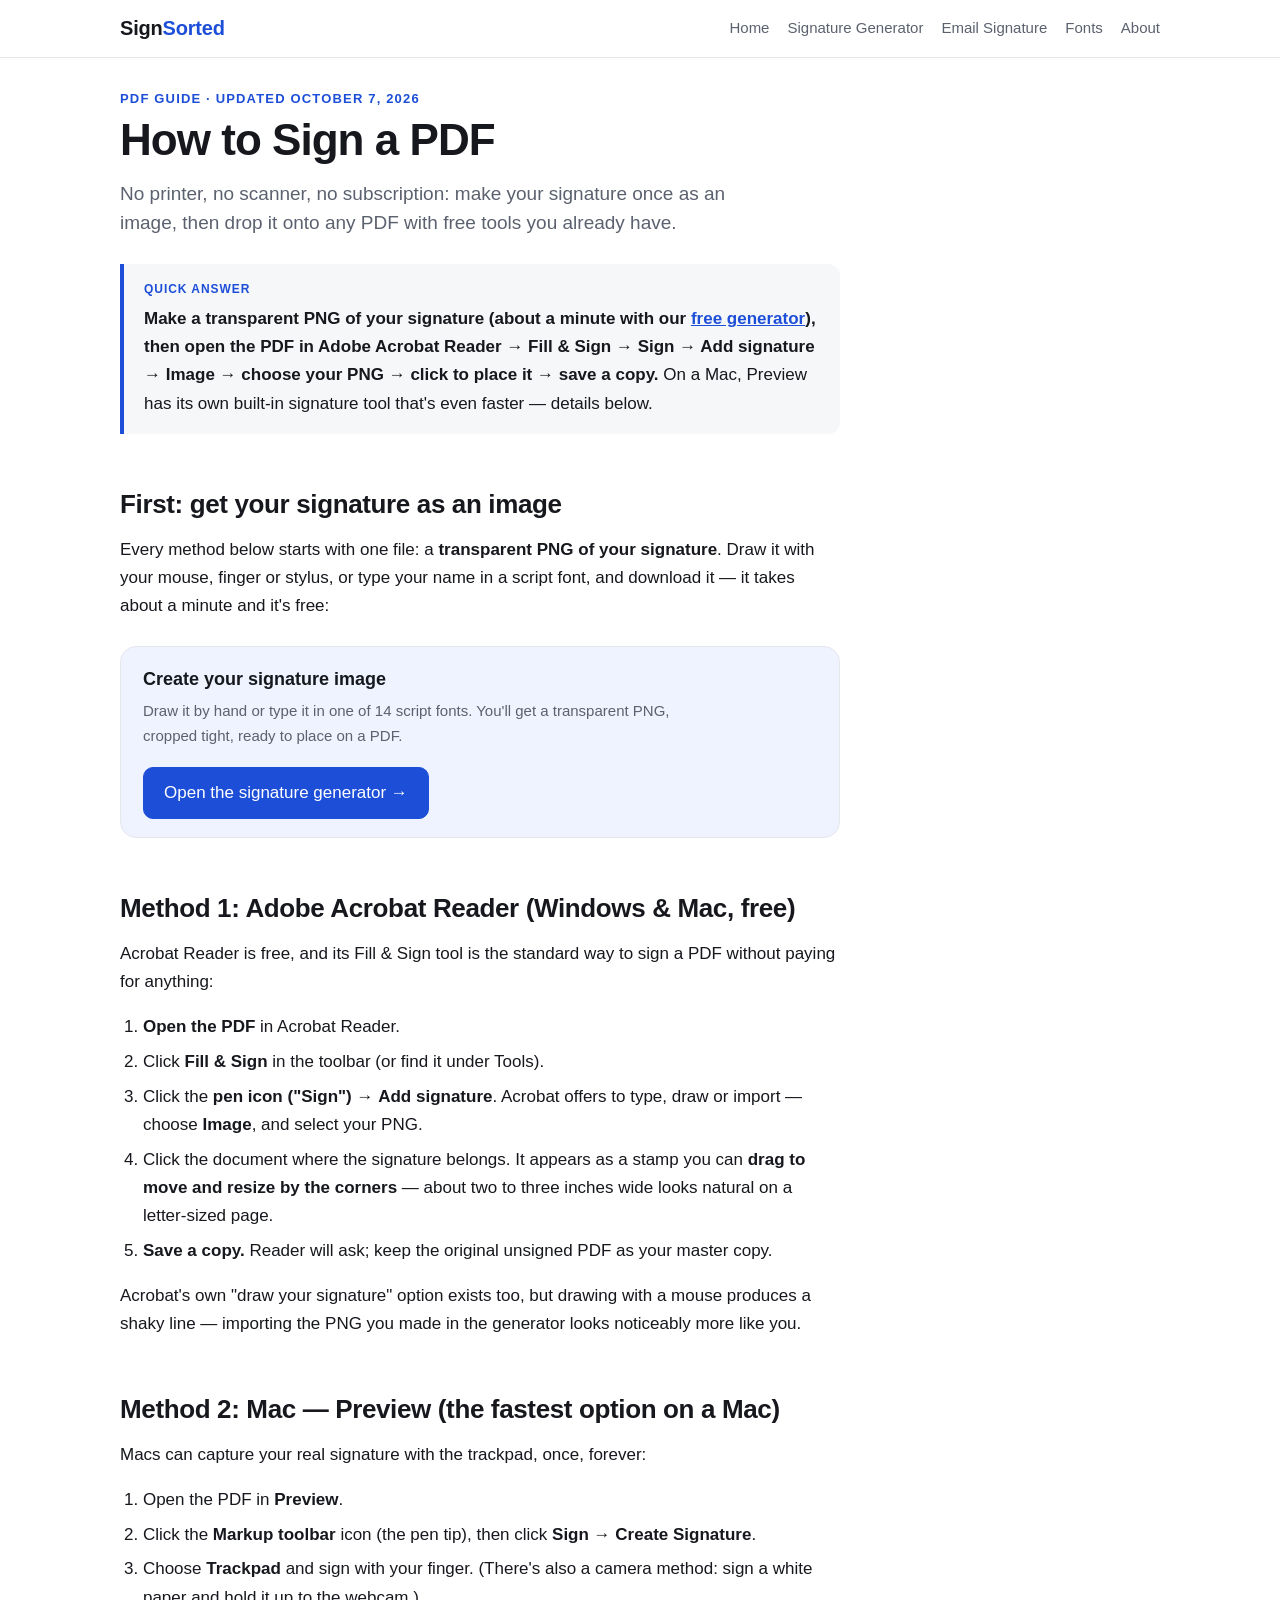
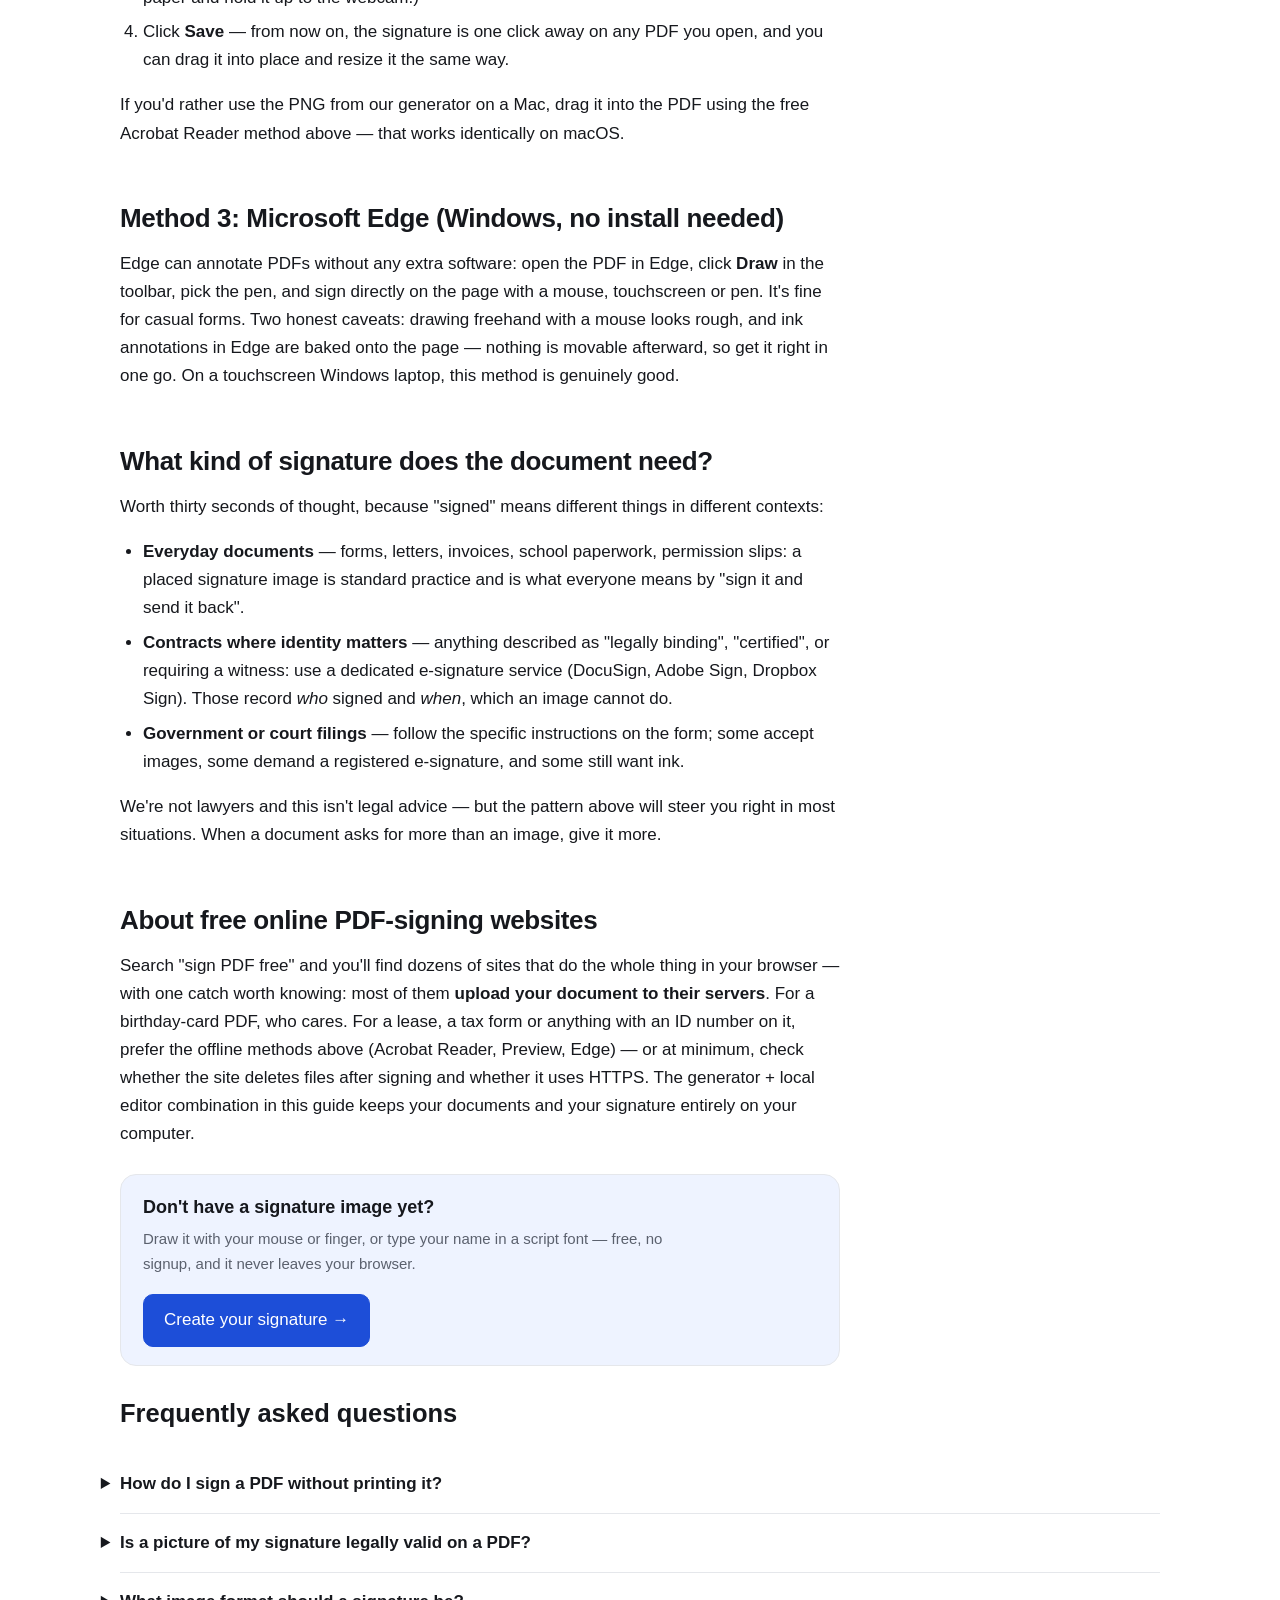
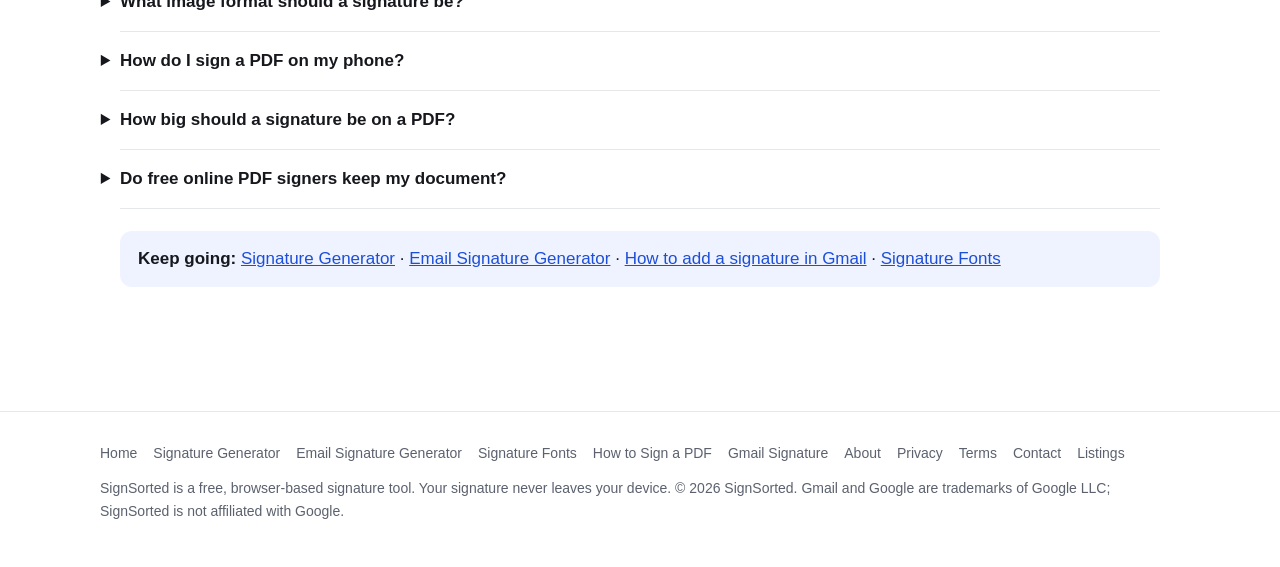
<file: how-to-sign-a-pdf/index.html>
<!DOCTYPE html>
<html lang="en">
<head>
<meta charset="utf-8">
<meta name="viewport" content="width=device-width, initial-scale=1">
<title>How to Sign a PDF Without Printing (Free, 2026 Guide) | SignSorted</title>
<meta name="description" content="Sign a PDF for free without printing: create your signature once, then place it with Adobe Acrobat Reader, Mac Preview or Microsoft Edge. Plus when a document needs more than an image.">
<link rel="canonical" href="https://signsorted.com/how-to-sign-a-pdf/">
<meta name="theme-color" content="#1d4ed8">
<meta property="og:type" content="article">
<meta property="og:site_name" content="SignSorted">
<meta property="og:title" content="How to Sign a PDF Without Printing (Free, 2026 Guide)">
<meta property="og:description" content="Create your signature once, then place it on any PDF with free tools you already have.">
<meta property="og:url" content="https://signsorted.com/how-to-sign-a-pdf/">
<meta property="og:image" content="https://signsorted.com/assets/og-image.png">
<meta property="og:image:width" content="1200">
<meta property="og:image:height" content="630">
<meta property="og:image:alt" content="SignSorted — type it or draw it, get a clean transparent PNG.">
<meta name="twitter:card" content="summary_large_image">
<link rel="icon" href="../assets/favicon.svg" type="image/svg+xml">
<link rel="stylesheet" href="../styles.css">
<script type="application/ld+json">
{"@context":"https://schema.org","@graph":[
{"@type":"HowTo","name":"How to sign a PDF without printing","totalTime":"PT5M","step":[
{"@type":"HowToStep","name":"Create your signature image","text":"Use a free signature generator to draw or type your signature and download it as a transparent PNG."},
{"@type":"HowToStep","name":"Open the PDF in a free editor","text":"Adobe Acrobat Reader (Windows and Mac), Mac Preview, or Microsoft Edge all let you sign without paying."},
{"@type":"HowToStep","name":"Place your signature","text":"In Acrobat Reader, open Fill and Sign, click Sign, choose Add signature, select Image, and pick your PNG. Click the page to place it and drag the corners to resize."},
{"@type":"HowToStep","name":"Save the signed copy","text":"Save or download the signed PDF. Keep the original unsigned file as your master copy."}
]},
{"@type":"FAQPage","mainEntity":[
{"@type":"Question","name":"How do I sign a PDF without printing it?","acceptedAnswer":{"@type":"Answer","text":"Create your signature as a transparent PNG with a free signature generator, then open the PDF in Adobe Acrobat Reader, click Fill and Sign, choose Sign, Add signature, Image, and select the PNG. Click the page to place it, resize by dragging the corners, and save a copy."}},
{"@type":"Question","name":"Is a picture of my signature legally valid on a PDF?","acceptedAnswer":{"@type":"Answer","text":"For everyday documents, forms, letters and most small-business paperwork, placing a signature image is standard practice and usually accepted. For contracts that must be legally binding or identity-verified, use a dedicated e-signature service that records who signed and when; an image alone does not prove identity."}},
{"@type":"Question","name":"What image format should a signature be?","acceptedAnswer":{"@type":"Answer","text":"A PNG with a transparent background. It sits on the document like ink instead of showing a white box, which matters on colored forms and scans."}},
{"@type":"Question","name":"How do I sign a PDF on my phone?","acceptedAnswer":{"@type":"Answer","text":"Create the signature in a mobile browser with the SignSorted generator (sign with your finger), then use the free Adobe Acrobat mobile app: open the PDF, tap the pen icon, choose Fill and Sign, and place your signature image."}},
{"@type":"Question","name":"How big should a signature be on a PDF?","acceptedAnswer":{"@type":"Answer","text":"Roughly two to three inches wide (5 to 7 cm) is the natural size for a signature line on a letter or contract. Drag a corner to resize; keep the proportions locked so it does not stretch."}},
{"@type":"Question","name":"Do free online PDF signers keep my document?","acceptedAnswer":{"@type":"Answer","text":"Many upload your file to their servers, and free tiers sometimes keep files for a limited time before deleting them. For anything sensitive, use offline tools like Adobe Acrobat Reader or Mac Preview, or at least check the site's privacy policy and delete the file after signing."}}
]}
]}
</script>
</head>
<body>

<header class="site-head">
<div class="inner">
<a class="brand" href="../">Sign<em>Sorted</em></a>
<nav>
<a href="../">Home</a>
<a href="../signature-generator/">Signature Generator</a>
<a href="../email-signature-generator/">Email Signature</a>
<a href="../signature-fonts/">Fonts</a>
<a href="../about/">About</a>
</nav>
</div>
</header>

<main>

<p class="kicker">PDF guide · Updated October 7, 2026</p>
<h1>How to Sign a PDF</h1>
<p class="lead">No printer, no scanner, no subscription: make your signature once as an image, then drop it onto any PDF with free tools you already have.</p>

<div class="answer-box">
<div class="label">Quick answer</div>
<p><b>Make a transparent PNG of your signature (about a minute with our <a href="../signature-generator/">free generator</a>), then open the PDF in Adobe Acrobat Reader → Fill &amp; Sign → Sign → Add signature → Image → choose your PNG → click to place it → save a copy.</b> On a Mac, Preview has its own built-in signature tool that's even faster — details below.</p>
</div>

<section class="prose">
<h2>First: get your signature as an image</h2>
<p>Every method below starts with one file: a <b>transparent PNG of your signature</b>. Draw it with your mouse, finger or stylus, or type your name in a script font, and download it — it takes about a minute and it's free:</p>
</section>

<div class="cta-card">
<div class="cta-text">
<h3>Create your signature image</h3>
<p>Draw it by hand or type it in one of 14 script fonts. You'll get a transparent PNG, cropped tight, ready to place on a PDF.</p>
</div>
<a class="btn btn-primary" href="../signature-generator/">Open the signature generator →</a>
</div>

<section class="prose">
<h2>Method 1: Adobe Acrobat Reader (Windows &amp; Mac, free)</h2>
<p>Acrobat Reader is free, and its Fill &amp; Sign tool is the standard way to sign a PDF without paying for anything:</p>
<ol>
<li><b>Open the PDF</b> in Acrobat Reader.</li>
<li>Click <b>Fill &amp; Sign</b> in the toolbar (or find it under Tools).</li>
<li>Click the <b>pen icon ("Sign")</b> → <b>Add signature</b>. Acrobat offers to type, draw or import — choose <b>Image</b>, and select your PNG.</li>
<li>Click the document where the signature belongs. It appears as a stamp you can <b>drag to move and resize by the corners</b> — about two to three inches wide looks natural on a letter-sized page.</li>
<li><b>Save a copy.</b> Reader will ask; keep the original unsigned PDF as your master copy.</li>
</ol>
<p>Acrobat's own "draw your signature" option exists too, but drawing with a mouse produces a shaky line — importing the PNG you made in the generator looks noticeably more like you.</p>
</section>

<section class="prose">
<h2>Method 2: Mac — Preview (the fastest option on a Mac)</h2>
<p>Macs can capture your real signature with the trackpad, once, forever:</p>
<ol>
<li>Open the PDF in <b>Preview</b>.</li>
<li>Click the <b>Markup toolbar</b> icon (the pen tip), then click <b>Sign</b> → <b>Create Signature</b>.</li>
<li>Choose <b>Trackpad</b> and sign with your finger. (There's also a camera method: sign a white paper and hold it up to the webcam.)</li>
<li>Click <b>Save</b> — from now on, the signature is one click away on any PDF you open, and you can drag it into place and resize it the same way.</li>
</ol>
<p>If you'd rather use the PNG from our generator on a Mac, drag it into the PDF using the free Acrobat Reader method above — that works identically on macOS.</p>
</section>

<section class="prose">
<h2>Method 3: Microsoft Edge (Windows, no install needed)</h2>
<p>Edge can annotate PDFs without any extra software: open the PDF in Edge, click <b>Draw</b> in the toolbar, pick the pen, and sign directly on the page with a mouse, touchscreen or pen. It's fine for casual forms. Two honest caveats: drawing freehand with a mouse looks rough, and ink annotations in Edge are baked onto the page — nothing is movable afterward, so get it right in one go. On a touchscreen Windows laptop, this method is genuinely good.</p>
</section>

<section class="prose">
<h2>What kind of signature does the document need?</h2>
<p>Worth thirty seconds of thought, because "signed" means different things in different contexts:</p>
<ul>
<li><b>Everyday documents</b> — forms, letters, invoices, school paperwork, permission slips: a placed signature image is standard practice and is what everyone means by "sign it and send it back".</li>
<li><b>Contracts where identity matters</b> — anything described as "legally binding", "certified", or requiring a witness: use a dedicated e-signature service (DocuSign, Adobe Sign, Dropbox Sign). Those record <i>who</i> signed and <i>when</i>, which an image cannot do.</li>
<li><b>Government or court filings</b> — follow the specific instructions on the form; some accept images, some demand a registered e-signature, and some still want ink.</li>
</ul>
<p>We're not lawyers and this isn't legal advice — but the pattern above will steer you right in most situations. When a document asks for more than an image, give it more.</p>
</section>

<section class="prose">
<h2>About free online PDF-signing websites</h2>
<p>Search "sign PDF free" and you'll find dozens of sites that do the whole thing in your browser — with one catch worth knowing: most of them <b>upload your document to their servers</b>. For a birthday-card PDF, who cares. For a lease, a tax form or anything with an ID number on it, prefer the offline methods above (Acrobat Reader, Preview, Edge) — or at minimum, check whether the site deletes files after signing and whether it uses HTTPS. The generator + local editor combination in this guide keeps your documents and your signature entirely on your computer.</p>
</section>

<div class="cta-card">
<div class="cta-text">
<h3>Don't have a signature image yet?</h3>
<p>Draw it with your mouse or finger, or type your name in a script font — free, no signup, and it never leaves your browser.</p>
</div>
<a class="btn btn-primary" href="../signature-generator/">Create your signature →</a>
</div>

<section class="faq" id="faq">
<h2>Frequently asked questions</h2>
<details><summary>How do I sign a PDF without printing it?</summary>
<p>Create your signature as a transparent PNG with our <a href="../signature-generator/">free generator</a>, then open the PDF in Adobe Acrobat Reader, click Fill &amp; Sign, choose Sign → Add signature → Image, and select the PNG. Click the page to place it, resize by dragging the corners, and save a copy.</p></details>
<details><summary>Is a picture of my signature legally valid on a PDF?</summary>
<p>For everyday documents, forms, letters and most small-business paperwork, placing a signature image is standard practice and usually accepted. For contracts that must be legally binding or identity-verified, use a dedicated e-signature service that records who signed and when — an image alone doesn't prove identity.</p></details>
<details><summary>What image format should a signature be?</summary>
<p>A PNG with a transparent background. It sits on the document like ink instead of showing a white box, which matters on colored forms and scans. Our <a href="../signature-generator/">generator</a> exports exactly that.</p></details>
<details><summary>How do I sign a PDF on my phone?</summary>
<p>Create the signature in a mobile browser with the <a href="../signature-generator/">SignSorted generator</a> (sign with your finger), then use the free Adobe Acrobat mobile app: open the PDF, tap the pen icon, choose Fill &amp; Sign, and place your signature image.</p></details>
<details><summary>How big should a signature be on a PDF?</summary>
<p>Roughly two to three inches wide (5–7 cm) is the natural size for a signature line on a letter or contract. Drag a corner to resize; keep the proportions locked so it doesn't stretch.</p></details>
<details><summary>Do free online PDF signers keep my document?</summary>
<p>Many upload your file to their servers, and free tiers sometimes keep files for a limited time before deleting them. For anything sensitive, use offline tools like Adobe Acrobat Reader or Mac Preview — or check the site's privacy policy and delete the file after signing.</p></details>
</section>

<div class="callout">
<p><b>Keep going:</b> <a href="../signature-generator/">Signature Generator</a> · <a href="../email-signature-generator/">Email Signature Generator</a> · <a href="../gmail-signature/">How to add a signature in Gmail</a> · <a href="../signature-fonts/">Signature Fonts</a></p>
</div>

</main>

<footer class="site-foot">
<div class="inner">
<nav>
<a href="../">Home</a>
<a href="../signature-generator/">Signature Generator</a>
<a href="../email-signature-generator/">Email Signature Generator</a>
<a href="../signature-fonts/">Signature Fonts</a>
<a href="../how-to-sign-a-pdf/">How to Sign a PDF</a>
<a href="../gmail-signature/">Gmail Signature</a>
<a href="../about/">About</a>
<a href="../privacy/">Privacy</a>
<a href="../terms/">Terms</a>
<a href="../contact/">Contact</a>
<a href="../listed/">Listings</a>
</nav>
<p>SignSorted is a free, browser-based signature tool. Your signature never leaves your device. © 2026 SignSorted. Gmail and Google are trademarks of Google LLC; SignSorted is not affiliated with Google.</p>
</div>
</footer>

</body>
</html>
</file>
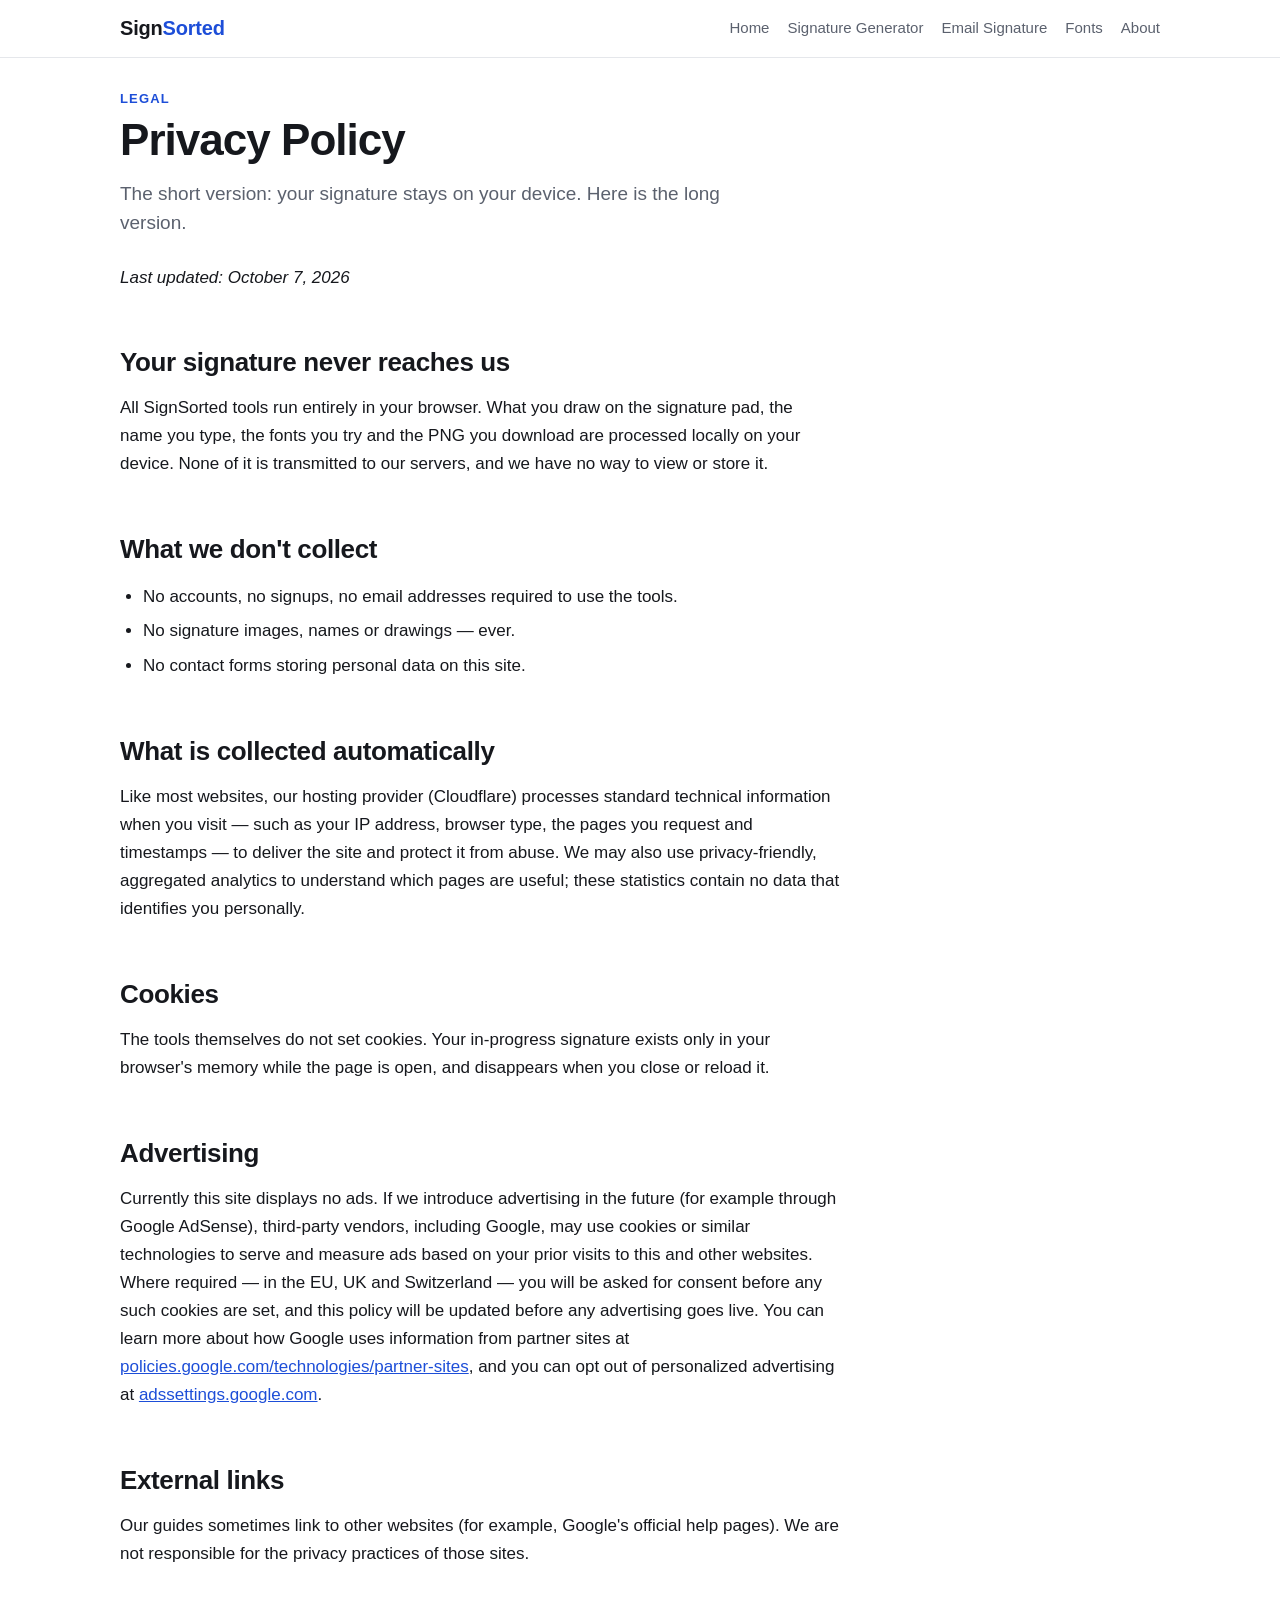
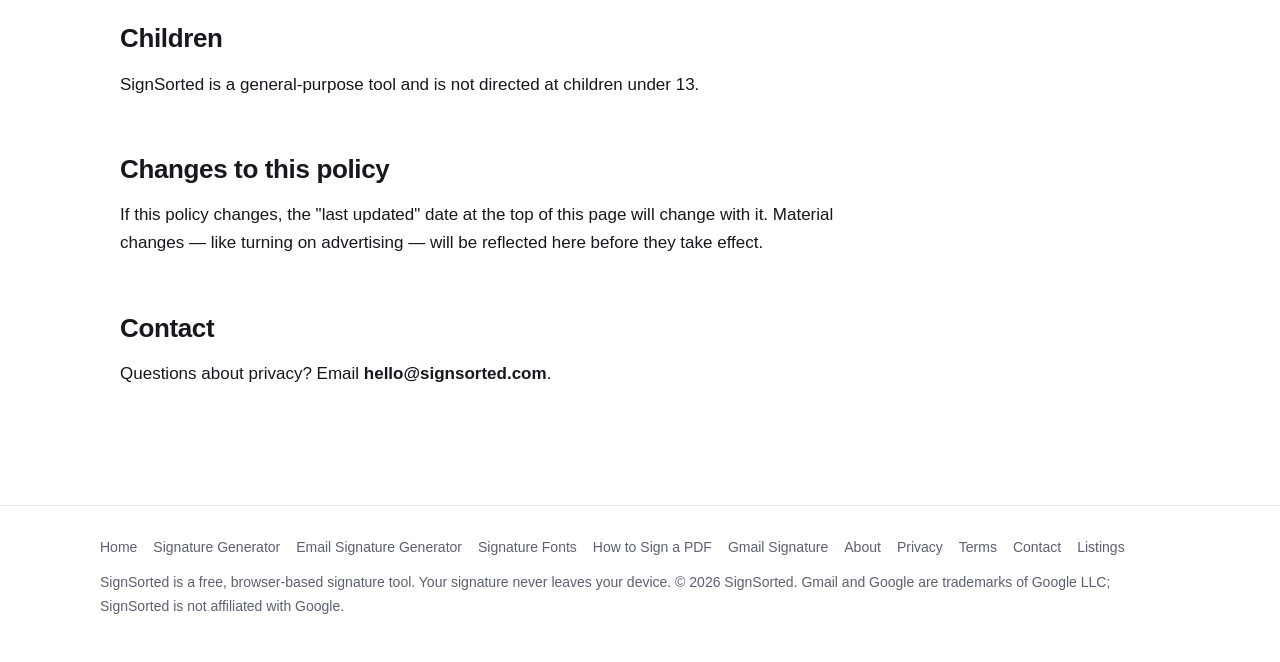
<file: privacy/index.html>
<!DOCTYPE html>
<html lang="en">
<head>
<meta charset="utf-8">
<meta name="viewport" content="width=device-width, initial-scale=1">
<title>Privacy Policy — SignSorted</title>
<meta name="description" content="SignSorted's privacy policy: what data the site does and does not collect, how the browser-based tools keep your signature on your device, and how advertising cookies are handled.">
<link rel="canonical" href="https://signsorted.com/privacy/">
<meta name="theme-color" content="#1d4ed8">
<meta property="og:type" content="website">
<meta property="og:site_name" content="SignSorted">
<meta property="og:title" content="Privacy Policy">
<meta property="og:description" content="Your signature stays on your device. What the site does and does not collect, and how advertising cookies would be handled.">
<meta property="og:url" content="https://signsorted.com/privacy/">
<meta property="og:image" content="https://signsorted.com/assets/og-image.png">
<meta property="og:image:width" content="1200">
<meta property="og:image:height" content="630">
<meta property="og:image:alt" content="SignSorted — type it or draw it, get a clean transparent PNG.">
<meta name="twitter:card" content="summary_large_image">
<link rel="icon" href="../assets/favicon.svg" type="image/svg+xml">
<link rel="stylesheet" href="../styles.css">
</head>
<body>

<header class="site-head">
<div class="inner">
<a class="brand" href="../">Sign<em>Sorted</em></a>
<nav>
<a href="../">Home</a>
<a href="../signature-generator/">Signature Generator</a>
<a href="../email-signature-generator/">Email Signature</a>
<a href="../signature-fonts/">Fonts</a>
<a href="../about/">About</a>
</nav>
</div>
</header>

<main>
<div class="narrow">
<p class="kicker">Legal</p>
<h1>Privacy Policy</h1>
<p class="lead">The short version: your signature stays on your device. Here is the long version.</p>

<div class="prose">
<p><i>Last updated: October 7, 2026</i></p>

<h2>Your signature never reaches us</h2>
<p>All SignSorted tools run entirely in your browser. What you draw on the signature pad, the name you type, the fonts you try and the PNG you download are processed locally on your device. None of it is transmitted to our servers, and we have no way to view or store it.</p>

<h2>What we don't collect</h2>
<ul>
<li>No accounts, no signups, no email addresses required to use the tools.</li>
<li>No signature images, names or drawings — ever.</li>
<li>No contact forms storing personal data on this site.</li>
</ul>

<h2>What is collected automatically</h2>
<p>Like most websites, our hosting provider (Cloudflare) processes standard technical information when you visit — such as your IP address, browser type, the pages you request and timestamps — to deliver the site and protect it from abuse. We may also use privacy-friendly, aggregated analytics to understand which pages are useful; these statistics contain no data that identifies you personally.</p>

<h2>Cookies</h2>
<p>The tools themselves do not set cookies. Your in-progress signature exists only in your browser's memory while the page is open, and disappears when you close or reload it.</p>

<h2>Advertising</h2>
<p>Currently this site displays no ads. If we introduce advertising in the future (for example through Google AdSense), third-party vendors, including Google, may use cookies or similar technologies to serve and measure ads based on your prior visits to this and other websites. Where required — in the EU, UK and Switzerland — you will be asked for consent before any such cookies are set, and this policy will be updated before any advertising goes live. You can learn more about how Google uses information from partner sites at <a href="https://policies.google.com/technologies/partner-sites" rel="noopener">policies.google.com/technologies/partner-sites</a>, and you can opt out of personalized advertising at <a href="https://adssettings.google.com" rel="noopener">adssettings.google.com</a>.</p>

<h2>External links</h2>
<p>Our guides sometimes link to other websites (for example, Google's official help pages). We are not responsible for the privacy practices of those sites.</p>

<h2>Children</h2>
<p>SignSorted is a general-purpose tool and is not directed at children under 13.</p>

<h2>Changes to this policy</h2>
<p>If this policy changes, the "last updated" date at the top of this page will change with it. Material changes — like turning on advertising — will be reflected here before they take effect.</p>

<h2>Contact</h2>
<p>Questions about privacy? Email <b>hello@signsorted.com</b>.</p>
</div>
</div>
</main>

<footer class="site-foot">
<div class="inner">
<nav>
<a href="../">Home</a>
<a href="../signature-generator/">Signature Generator</a>
<a href="../email-signature-generator/">Email Signature Generator</a>
<a href="../signature-fonts/">Signature Fonts</a>
<a href="../how-to-sign-a-pdf/">How to Sign a PDF</a>
<a href="../gmail-signature/">Gmail Signature</a>
<a href="../about/">About</a>
<a href="../privacy/">Privacy</a>
<a href="../terms/">Terms</a>
<a href="../contact/">Contact</a>
<a href="../listed/">Listings</a>
</nav>
<p>SignSorted is a free, browser-based signature tool. Your signature never leaves your device. © 2026 SignSorted. Gmail and Google are trademarks of Google LLC; SignSorted is not affiliated with Google.</p>
</div>
</footer>

</body>
</html>
</file>
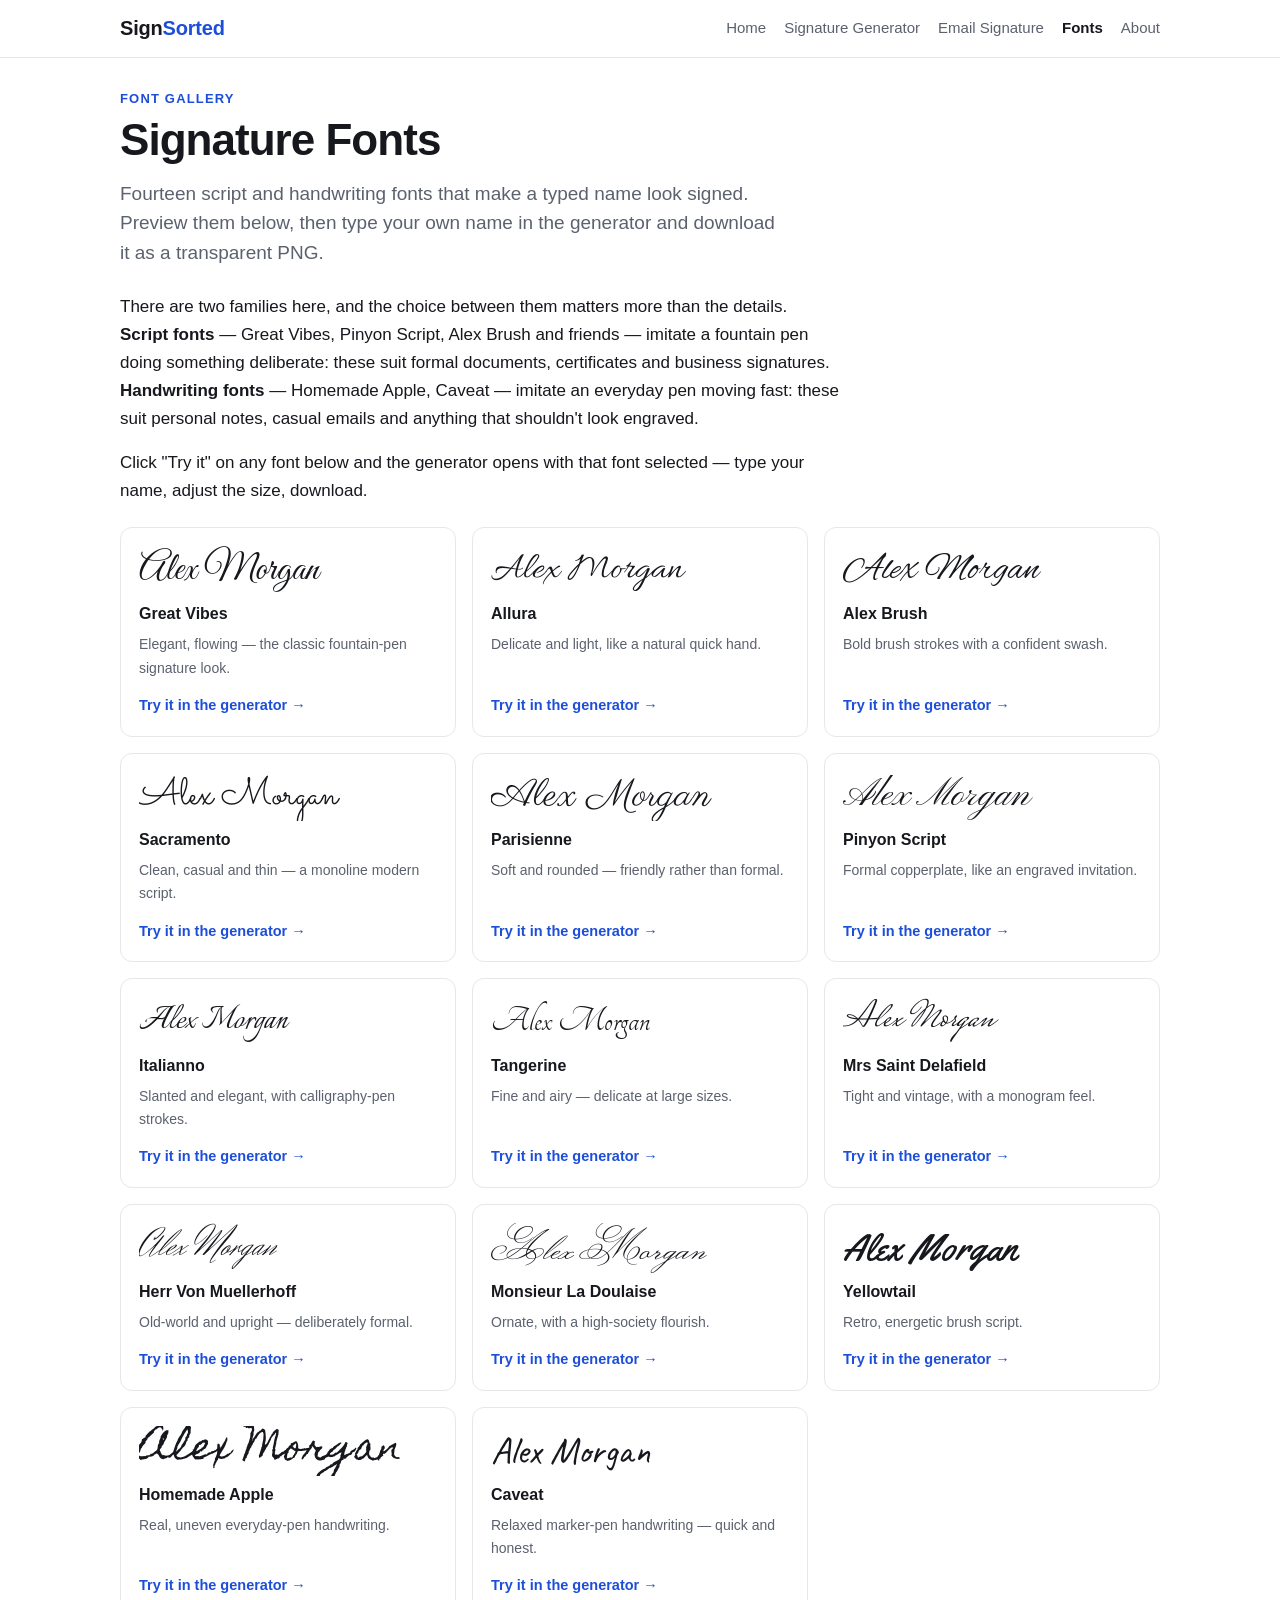
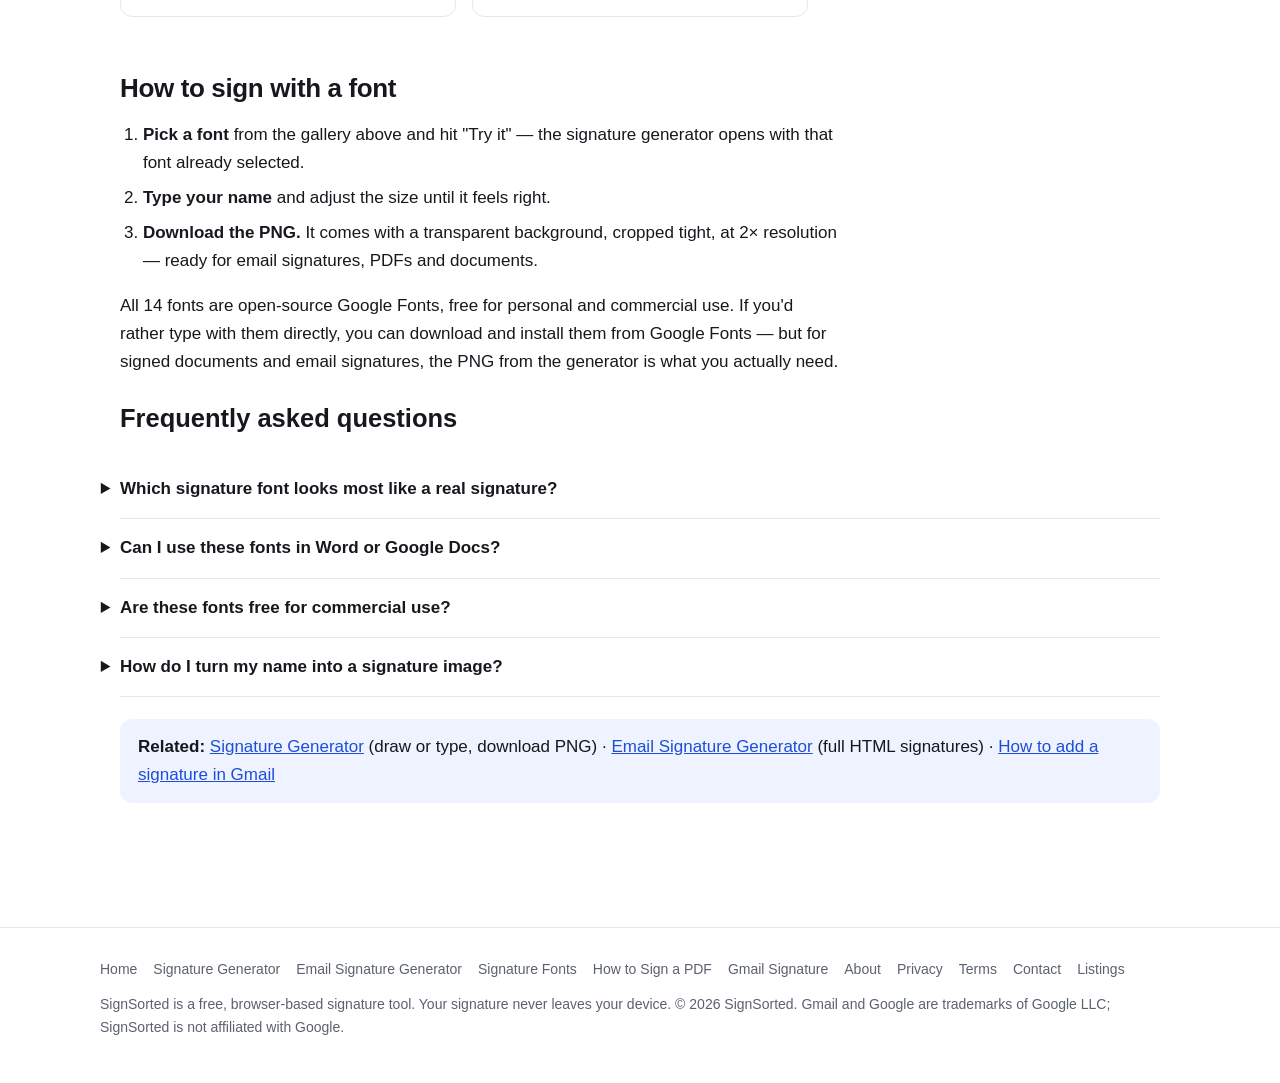
<file: signature-fonts/index.html>
<!DOCTYPE html>
<html lang="en">
<head>
<meta charset="utf-8">
<meta name="viewport" content="width=device-width, initial-scale=1">
<title>Signature Fonts — 14 Free Script Fonts for a Handwritten Look | SignSorted</title>
<meta name="description" content="A gallery of 14 signature fonts — script and handwriting styles that make a typed name look signed. Preview each font, then type your own name and download it as a transparent PNG.">
<link rel="canonical" href="https://signsorted.com/signature-fonts/">
<meta name="theme-color" content="#1d4ed8">
<meta property="og:type" content="website">
<meta property="og:site_name" content="SignSorted">
<meta property="og:title" content="Signature Fonts — 14 Free Script Fonts for a Handwritten Look">
<meta property="og:description" content="Preview 14 signature fonts, then type your name and download it as a transparent PNG.">
<meta property="og:url" content="https://signsorted.com/signature-fonts/">
<meta property="og:image" content="https://signsorted.com/assets/og-image.png">
<meta property="og:image:width" content="1200">
<meta property="og:image:height" content="630">
<meta property="og:image:alt" content="SignSorted — type it or draw it, get a clean transparent PNG.">
<meta name="twitter:card" content="summary_large_image">
<link rel="icon" href="../assets/favicon.svg" type="image/svg+xml">
<link rel="stylesheet" href="../styles.css">
<link rel="stylesheet" href="../assets/fonts/fonts.css">
<script type="application/ld+json">
{"@context":"https://schema.org","@graph":[
{"@type":"FAQPage","mainEntity":[
{"@type":"Question","name":"Which signature font looks most like a real signature?","acceptedAnswer":{"@type":"Answer","text":"For a formal, fountain-pen look, Great Vibes, Alex Brush and Pinyon Script are the closest to real signing. Sacramento and Allura feel lighter and quicker. Homemade Apple and Caveat look like everyday ballpoint handwriting."}},
{"@type":"Question","name":"Can I use these fonts in Word or Google Docs?","acceptedAnswer":{"@type":"Answer","text":"Yes. All 14 fonts are open-source Google Fonts, free for personal and commercial use. You can download and install them on your computer to type with them in any application, or use the SignSorted generator to turn a typed name into a PNG image."}},
{"@type":"Question","name":"Are these fonts free for commercial use?","acceptedAnswer":{"@type":"Answer","text":"Yes. Every font in the gallery is released under an open-source license (mostly the SIL Open Font License), which allows commercial use at no cost."}},
{"@type":"Question","name":"How do I turn my name into a signature image?","acceptedAnswer":{"@type":"Answer","text":"Open the signature generator, switch to the Type it mode, enter your name, pick a font from this gallery, and click Download PNG. You get a transparent-background image cropped tight around the ink."}}
]}
]}
</script>
</head>
<body>

<header class="site-head">
<div class="inner">
<a class="brand" href="../">Sign<em>Sorted</em></a>
<nav>
<a href="../">Home</a>
<a href="../signature-generator/">Signature Generator</a>
<a href="../email-signature-generator/">Email Signature</a>
<a href="../signature-fonts/" aria-current="page">Fonts</a>
<a href="../about/">About</a>
</nav>
</div>
</header>

<main>

<p class="kicker">Font gallery</p>
<h1>Signature Fonts</h1>
<p class="lead">Fourteen script and handwriting fonts that make a typed name look signed. Preview them below, then type your own name in the generator and download it as a transparent PNG.</p>

<section class="prose">
<p>There are two families here, and the choice between them matters more than the details. <b>Script fonts</b> — Great Vibes, Pinyon Script, Alex Brush and friends — imitate a fountain pen doing something deliberate: these suit formal documents, certificates and business signatures. <b>Handwriting fonts</b> — Homemade Apple, Caveat — imitate an everyday pen moving fast: these suit personal notes, casual emails and anything that shouldn't look engraved.</p>
<p>Click "Try it" on any font below and the generator opens with that font selected — type your name, adjust the size, download.</p>
</section>

<div class="font-grid">
<div class="font-card">
<div class="glyph" style="font-family:'Great Vibes',cursive">Alex Morgan</div>
<h3>Great Vibes</h3>
<p>Elegant, flowing — the classic fountain-pen signature look.</p>
<a class="try" href="../signature-generator/?font=Great+Vibes">Try it in the generator →</a>
</div>
<div class="font-card">
<div class="glyph" style="font-family:'Allura',cursive">Alex Morgan</div>
<h3>Allura</h3>
<p>Delicate and light, like a natural quick hand.</p>
<a class="try" href="../signature-generator/?font=Allura">Try it in the generator →</a>
</div>
<div class="font-card">
<div class="glyph" style="font-family:'Alex Brush',cursive">Alex Morgan</div>
<h3>Alex Brush</h3>
<p>Bold brush strokes with a confident swash.</p>
<a class="try" href="../signature-generator/?font=Alex+Brush">Try it in the generator →</a>
</div>
<div class="font-card">
<div class="glyph" style="font-family:'Sacramento',cursive">Alex Morgan</div>
<h3>Sacramento</h3>
<p>Clean, casual and thin — a monoline modern script.</p>
<a class="try" href="../signature-generator/?font=Sacramento">Try it in the generator →</a>
</div>
<div class="font-card">
<div class="glyph" style="font-family:'Parisienne',cursive">Alex Morgan</div>
<h3>Parisienne</h3>
<p>Soft and rounded — friendly rather than formal.</p>
<a class="try" href="../signature-generator/?font=Parisienne">Try it in the generator →</a>
</div>
<div class="font-card">
<div class="glyph" style="font-family:'Pinyon Script',cursive">Alex Morgan</div>
<h3>Pinyon Script</h3>
<p>Formal copperplate, like an engraved invitation.</p>
<a class="try" href="../signature-generator/?font=Pinyon+Script">Try it in the generator →</a>
</div>
<div class="font-card">
<div class="glyph" style="font-family:'Italianno',cursive">Alex Morgan</div>
<h3>Italianno</h3>
<p>Slanted and elegant, with calligraphy-pen strokes.</p>
<a class="try" href="../signature-generator/?font=Italianno">Try it in the generator →</a>
</div>
<div class="font-card">
<div class="glyph" style="font-family:'Tangerine',cursive">Alex Morgan</div>
<h3>Tangerine</h3>
<p>Fine and airy — delicate at large sizes.</p>
<a class="try" href="../signature-generator/?font=Tangerine">Try it in the generator →</a>
</div>
<div class="font-card">
<div class="glyph" style="font-family:'Mrs Saint Delafield',cursive">Alex Morgan</div>
<h3>Mrs Saint Delafield</h3>
<p>Tight and vintage, with a monogram feel.</p>
<a class="try" href="../signature-generator/?font=Mrs+Saint+Delafield">Try it in the generator →</a>
</div>
<div class="font-card">
<div class="glyph" style="font-family:'Herr Von Muellerhoff',cursive">Alex Morgan</div>
<h3>Herr Von Muellerhoff</h3>
<p>Old-world and upright — deliberately formal.</p>
<a class="try" href="../signature-generator/?font=Herr+Von+Muellerhoff">Try it in the generator →</a>
</div>
<div class="font-card">
<div class="glyph" style="font-family:'Monsieur La Doulaise',cursive">Alex Morgan</div>
<h3>Monsieur La Doulaise</h3>
<p>Ornate, with a high-society flourish.</p>
<a class="try" href="../signature-generator/?font=Monsieur+La+Doulaise">Try it in the generator →</a>
</div>
<div class="font-card">
<div class="glyph" style="font-family:'Yellowtail',cursive">Alex Morgan</div>
<h3>Yellowtail</h3>
<p>Retro, energetic brush script.</p>
<a class="try" href="../signature-generator/?font=Yellowtail">Try it in the generator →</a>
</div>
<div class="font-card">
<div class="glyph" style="font-family:'Homemade Apple',cursive">Alex Morgan</div>
<h3>Homemade Apple</h3>
<p>Real, uneven everyday-pen handwriting.</p>
<a class="try" href="../signature-generator/?font=Homemade+Apple">Try it in the generator →</a>
</div>
<div class="font-card">
<div class="glyph" style="font-family:'Caveat',cursive">Alex Morgan</div>
<h3>Caveat</h3>
<p>Relaxed marker-pen handwriting — quick and honest.</p>
<a class="try" href="../signature-generator/?font=Caveat">Try it in the generator →</a>
</div>
</div>

<section class="prose">
<h2>How to sign with a font</h2>
<ol>
<li><b>Pick a font</b> from the gallery above and hit "Try it" — the signature generator opens with that font already selected.</li>
<li><b>Type your name</b> and adjust the size until it feels right.</li>
<li><b>Download the PNG.</b> It comes with a transparent background, cropped tight, at 2× resolution — ready for email signatures, PDFs and documents.</li>
</ol>
<p>All 14 fonts are open-source Google Fonts, free for personal and commercial use. If you'd rather type with them directly, you can download and install them from Google Fonts — but for signed documents and email signatures, the PNG from the generator is what you actually need.</p>
</section>

<section class="faq" id="faq">
<h2>Frequently asked questions</h2>
<details><summary>Which signature font looks most like a real signature?</summary>
<p>For a formal, fountain-pen look, Great Vibes, Alex Brush and Pinyon Script come closest to real signing. Sacramento and Allura feel lighter and quicker. Homemade Apple and Caveat look like everyday ballpoint handwriting.</p></details>
<details><summary>Can I use these fonts in Word or Google Docs?</summary>
<p>Yes. All 14 fonts are open-source Google Fonts, free for personal and commercial use. You can download and install them on your computer to type with them in any application, or use the <a href="../signature-generator/">SignSorted generator</a> to turn a typed name into a PNG image.</p></details>
<details><summary>Are these fonts free for commercial use?</summary>
<p>Yes. Every font in the gallery is released under an open-source license (mostly the SIL Open Font License), which allows commercial use at no cost.</p></details>
<details><summary>How do I turn my name into a signature image?</summary>
<p>Open the <a href="../signature-generator/">signature generator</a>, switch to the "Type it" mode, enter your name, pick a font from this gallery, and click Download PNG. You get a transparent-background image cropped tight around the ink.</p></details>
</section>

<div class="callout">
<p><b>Related:</b> <a href="../signature-generator/">Signature Generator</a> (draw or type, download PNG) · <a href="../email-signature-generator/">Email Signature Generator</a> (full HTML signatures) · <a href="../gmail-signature/">How to add a signature in Gmail</a></p>
</div>

</main>

<footer class="site-foot">
<div class="inner">
<nav>
<a href="../">Home</a>
<a href="../signature-generator/">Signature Generator</a>
<a href="../email-signature-generator/">Email Signature Generator</a>
<a href="../signature-fonts/">Signature Fonts</a>
<a href="../how-to-sign-a-pdf/">How to Sign a PDF</a>
<a href="../gmail-signature/">Gmail Signature</a>
<a href="../about/">About</a>
<a href="../privacy/">Privacy</a>
<a href="../terms/">Terms</a>
<a href="../contact/">Contact</a>
<a href="../listed/">Listings</a>
</nav>
<p>SignSorted is a free, browser-based signature tool. Your signature never leaves your device. © 2026 SignSorted. Gmail and Google are trademarks of Google LLC; SignSorted is not affiliated with Google.</p>
</div>
</footer>

</body>
</html>
</file>
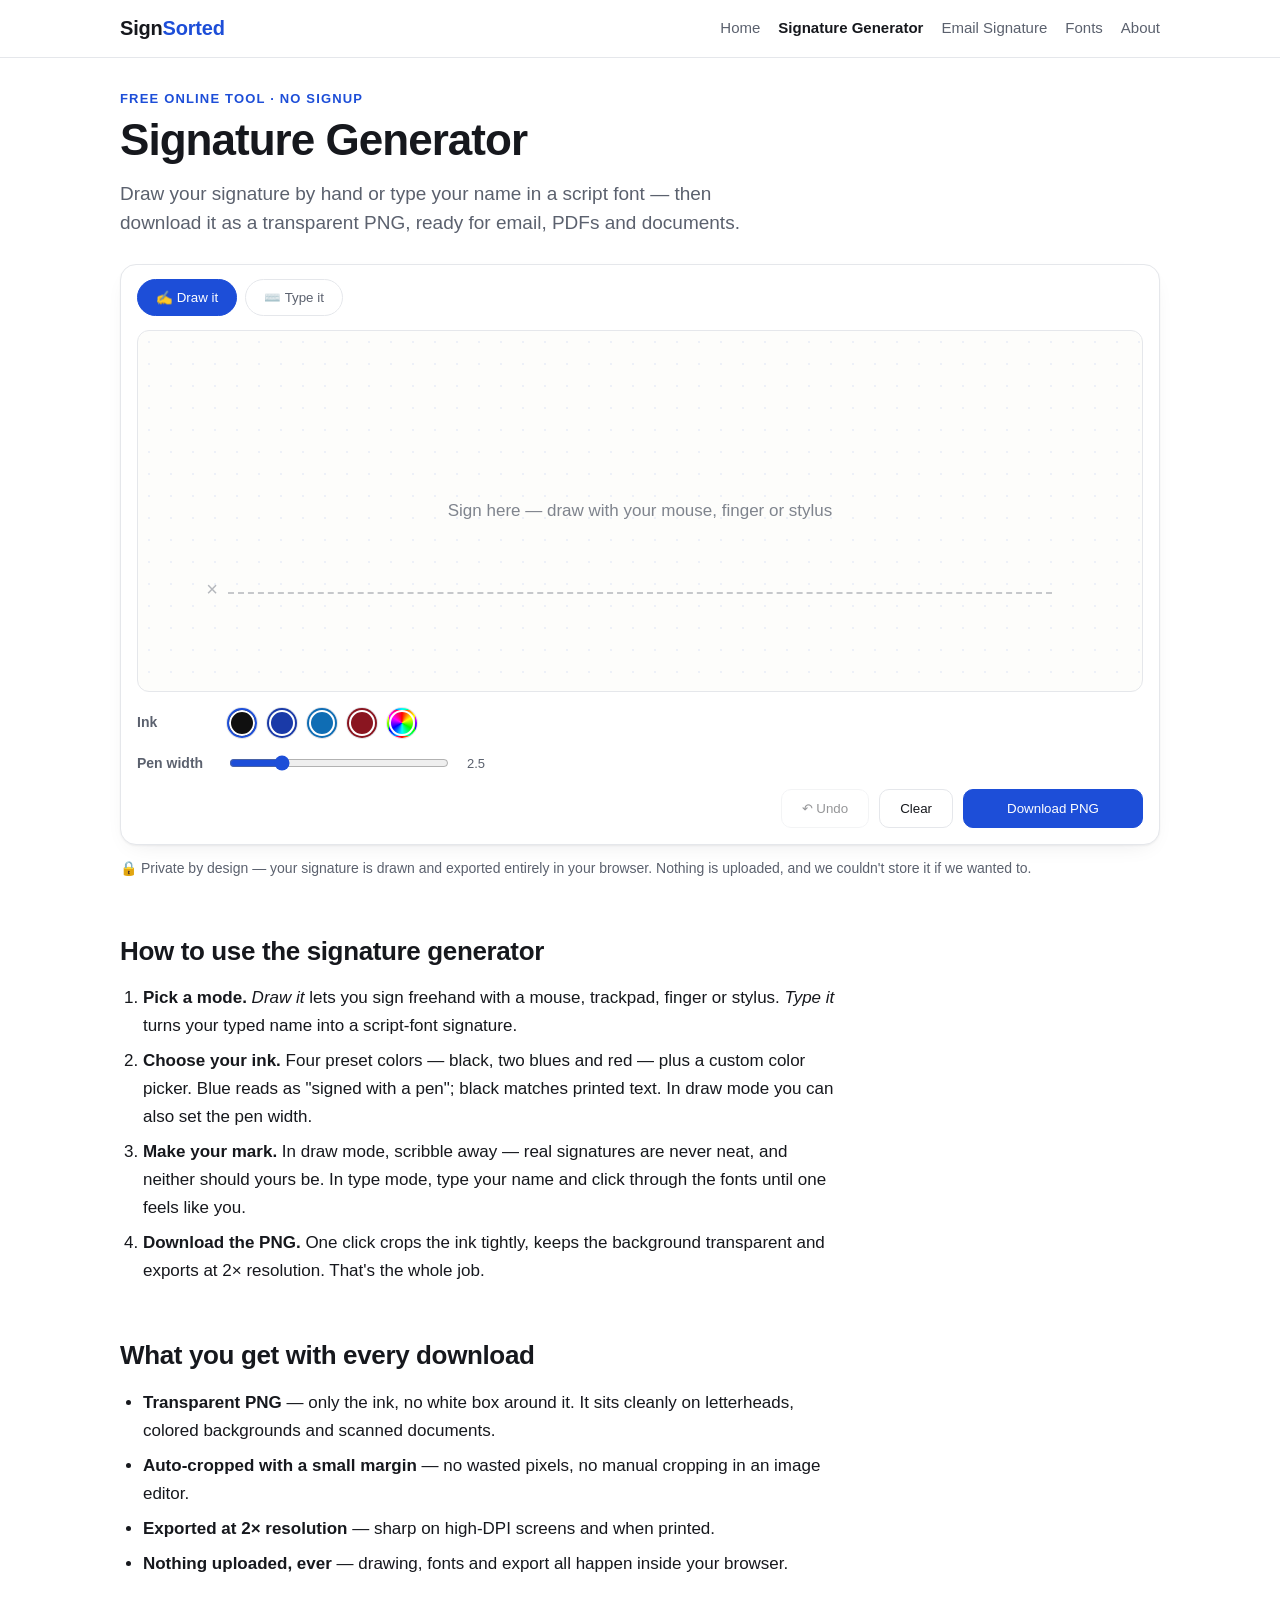
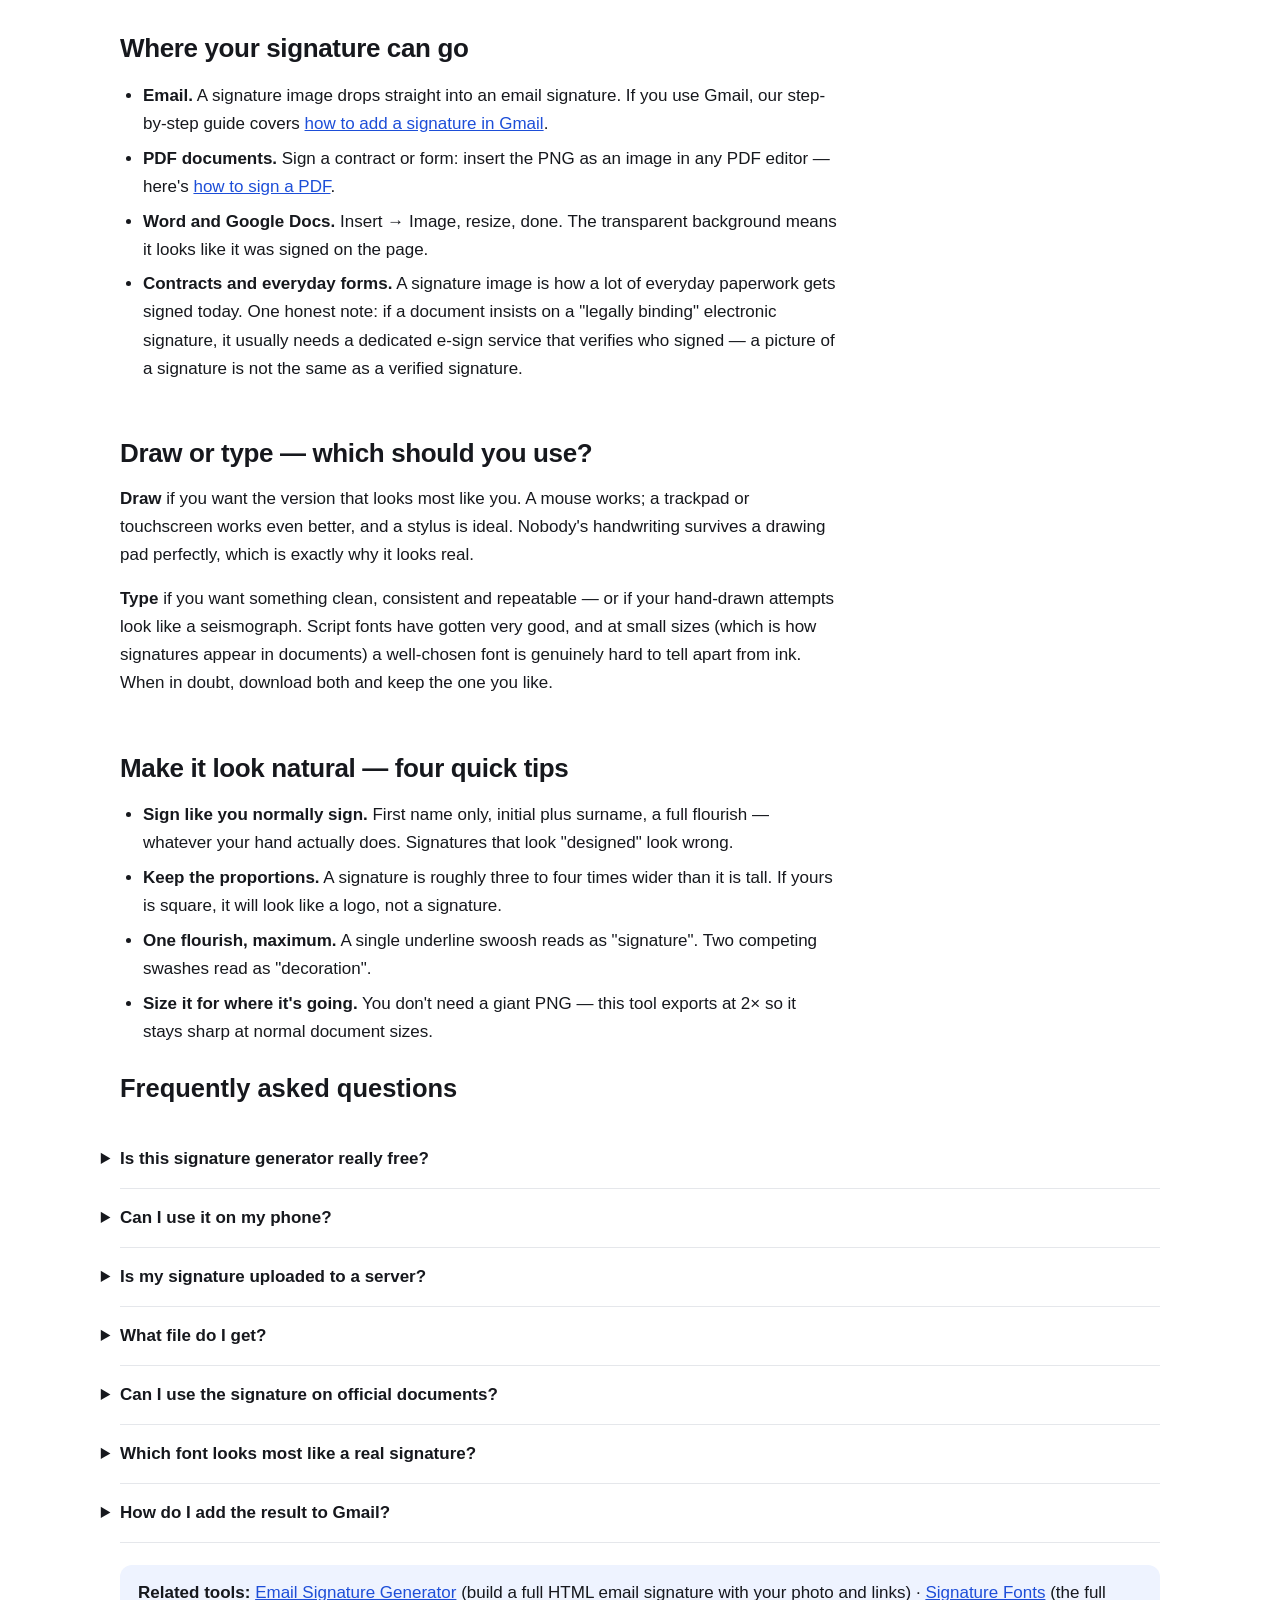
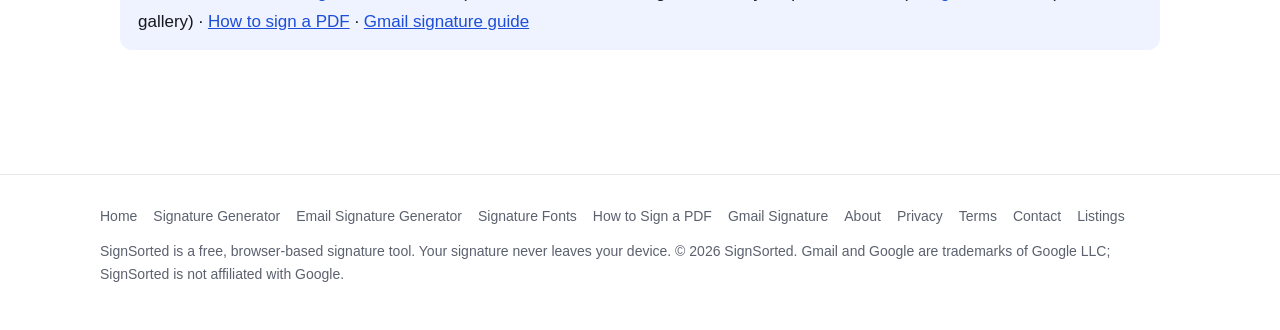
<file: signature-generator/index.html>
<!DOCTYPE html>
<html lang="en">
<head>
<meta charset="utf-8">
<meta name="viewport" content="width=device-width, initial-scale=1">
<title>Free Signature Generator — Draw or Type Your Signature Online | SignSorted</title>
<meta name="description" content="Create a handwritten signature in seconds: draw it with your mouse, finger or stylus, or type your name in one of 14 signature fonts — then download a transparent PNG. Free, no signup, nothing uploaded.">
<link rel="canonical" href="https://signsorted.com/signature-generator/">
<meta name="theme-color" content="#1d4ed8">
<meta property="og:type" content="website">
<meta property="og:site_name" content="SignSorted">
<meta property="og:title" content="Free Signature Generator — Draw or Type Your Signature Online">
<meta property="og:description" content="Draw your signature by hand or type it in a script font, then download a transparent PNG. Free, no signup — everything happens in your browser.">
<meta property="og:url" content="https://signsorted.com/signature-generator/">
<meta property="og:image" content="https://signsorted.com/assets/og-image.png">
<meta property="og:image:width" content="1200">
<meta property="og:image:height" content="630">
<meta property="og:image:alt" content="SignSorted — type it or draw it, get a clean transparent PNG.">
<meta name="twitter:card" content="summary_large_image">
<link rel="icon" href="../assets/favicon.svg" type="image/svg+xml">
<link rel="stylesheet" href="../styles.css">
<link rel="stylesheet" href="../assets/fonts/fonts.css">
<script type="application/ld+json">
{"@context":"https://schema.org","@graph":[
{"@type":"WebApplication","name":"Signature Generator","url":"https://signsorted.com/signature-generator/","applicationCategory":"UtilitiesApplication","operatingSystem":"Any (web browser)","offers":{"@type":"Offer","price":"0","priceCurrency":"USD"},"description":"Free online signature generator: draw a handwritten signature or type your name in a script font, then download it as a transparent PNG.","publisher":{"@type":"Organization","name":"SignSorted","url":"https://signsorted.com/"}},
{"@type":"FAQPage","mainEntity":[
{"@type":"Question","name":"Is this signature generator really free?","acceptedAnswer":{"@type":"Answer","text":"Yes, completely. Draw or type as many signatures as you like and download them as often as you like. There is no account, no signup, no watermark and no paywall waiting at the download button."}},
{"@type":"Question","name":"Can I use it on my phone?","acceptedAnswer":{"@type":"Answer","text":"Yes. The drawing pad accepts touch input, so you can sign with your finger on an iPhone or Android phone, then download the PNG straight to your device."}},
{"@type":"Question","name":"Is my signature uploaded to a server?","acceptedAnswer":{"@type":"Answer","text":"No. The drawing, the fonts and the PNG export all happen inside your browser. Your signature never leaves your device."}},
{"@type":"Question","name":"What file do I get?","acceptedAnswer":{"@type":"Answer","text":"A PNG with a transparent background, cropped tight around the ink and exported at double resolution. PNG pastes cleanly into email clients, Word, Google Docs and most PDF editors."}},
{"@type":"Question","name":"Can I use the signature on official documents?","acceptedAnswer":{"@type":"Answer","text":"For everyday paperwork — forms, letters, invoices, school documents — a signature image is usually accepted. For anything that asks for a legally binding or certified electronic signature, you need a dedicated e-signature service that verifies identity; a PNG image is a picture of a signature, not proof of who signed."}},
{"@type":"Question","name":"Which font looks most like a real signature?","acceptedAnswer":{"@type":"Answer","text":"Great Vibes, Alex Brush and Pinyon Script have the classic fountain-pen look; Sacramento and Allura are lighter and quicker; Homemade Apple and Caveat feel like everyday handwriting. Type your name and click through them all — the preview updates instantly."}}
]}
]}
</script>
</head>
<body>

<header class="site-head">
<div class="inner">
<a class="brand" href="../">Sign<em>Sorted</em></a>
<nav>
<a href="../">Home</a>
<a href="../signature-generator/" aria-current="page">Signature Generator</a>
<a href="../email-signature-generator/">Email Signature</a>
<a href="../signature-fonts/">Fonts</a>
<a href="../about/">About</a>
</nav>
</div>
</header>

<main>

<p class="kicker">Free online tool · no signup</p>
<h1>Signature Generator</h1>
<p class="lead">Draw your signature by hand or type your name in a script font — then download it as a transparent PNG, ready for email, PDFs and documents.</p>

<section class="tool" aria-label="Signature generator tool">
  <div class="tool-tabs" role="tablist" aria-label="Creation mode">
    <button type="button" class="tab is-active" data-mode="draw" role="tab" aria-selected="true">✍️ Draw it</button>
    <button type="button" class="tab" data-mode="type" role="tab" aria-selected="false">⌨️ Type it</button>
  </div>

  <div class="stage">
    <div class="baseline" aria-hidden="true"></div>
    <canvas id="pad" width="1000" height="360" aria-label="Signature drawing area"></canvas>
    <p class="stage-hint" id="stageHint">Sign here — draw with your mouse, finger or stylus</p>
  </div>

  <div class="controls">
    <div class="ctrl-row">
      <span class="ctrl-label">Ink</span>
      <div class="swatches" id="inkSwatches">
        <button type="button" class="swatch is-active" data-color="#101010" style="--c:#101010" aria-label="Black ink" aria-pressed="true"></button>
        <button type="button" class="swatch" data-color="#1a3aa8" style="--c:#1a3aa8" aria-label="Royal blue ink" aria-pressed="false"></button>
        <button type="button" class="swatch" data-color="#0f6db4" style="--c:#0f6db4" aria-label="Sky blue ink" aria-pressed="false"></button>
        <button type="button" class="swatch" data-color="#8a1520" style="--c:#8a1520" aria-label="Red ink" aria-pressed="false"></button>
        <label class="swatch swatch-custom" title="Custom ink color"><input type="color" id="customColor" value="#101010" aria-label="Custom ink color"></label>
      </div>
    </div>

    <div class="ctrl-group" data-for="draw">
      <div class="ctrl-row">
        <label class="ctrl-label" for="penWidth">Pen width</label>
        <input type="range" id="penWidth" min="1.5" max="6" step="0.5" value="2.5">
        <span class="range-value" id="penWidthVal">2.5</span>
      </div>
    </div>

    <div class="ctrl-group" data-for="type" hidden>
      <div class="ctrl-row text-field">
        <label class="ctrl-label" for="typeName">Name</label>
        <input type="text" id="typeName" placeholder="Type your name" maxlength="40" autocomplete="off" spellcheck="false">
      </div>
      <div class="ctrl-row">
        <label class="ctrl-label" for="typeSize">Size</label>
        <input type="range" id="typeSize" min="60" max="190" step="5" value="130">
        <span class="range-value" id="typeSizeVal">130</span>
      </div>
      <div class="ctrl-row">
        <span class="ctrl-label">Font</span>
        <div class="font-chips" role="group" aria-label="Signature fonts">
          <button type="button" class="font-chip is-active" data-font="Great Vibes" aria-pressed="true" style="font-family:'Great Vibes',cursive">Great Vibes</button>
          <button type="button" class="font-chip" data-font="Allura" aria-pressed="false" style="font-family:'Allura',cursive">Allura</button>
          <button type="button" class="font-chip" data-font="Alex Brush" aria-pressed="false" style="font-family:'Alex Brush',cursive">Alex Brush</button>
          <button type="button" class="font-chip" data-font="Sacramento" aria-pressed="false" style="font-family:'Sacramento',cursive">Sacramento</button>
          <button type="button" class="font-chip" data-font="Parisienne" aria-pressed="false" style="font-family:'Parisienne',cursive">Parisienne</button>
          <button type="button" class="font-chip" data-font="Pinyon Script" aria-pressed="false" style="font-family:'Pinyon Script',cursive">Pinyon Script</button>
          <button type="button" class="font-chip" data-font="Italianno" aria-pressed="false" style="font-family:'Italianno',cursive">Italianno</button>
          <button type="button" class="font-chip" data-font="Tangerine" aria-pressed="false" style="font-family:'Tangerine',cursive">Tangerine</button>
          <button type="button" class="font-chip" data-font="Mrs Saint Delafield" aria-pressed="false" style="font-family:'Mrs Saint Delafield',cursive">Mrs Saint Delafield</button>
          <button type="button" class="font-chip" data-font="Herr Von Muellerhoff" aria-pressed="false" style="font-family:'Herr Von Muellerhoff',cursive">Herr Von Muellerhoff</button>
          <button type="button" class="font-chip" data-font="Monsieur La Doulaise" aria-pressed="false" style="font-family:'Monsieur La Doulaise',cursive">Monsieur La Doulaise</button>
          <button type="button" class="font-chip" data-font="Yellowtail" aria-pressed="false" style="font-family:'Yellowtail',cursive">Yellowtail</button>
          <button type="button" class="font-chip" data-font="Homemade Apple" aria-pressed="false" style="font-family:'Homemade Apple',cursive">Homemade Apple</button>
          <button type="button" class="font-chip" data-font="Caveat" aria-pressed="false" style="font-family:'Caveat',cursive">Caveat</button>
        </div>
      </div>
    </div>

    <div class="tool-actions">
      <button type="button" class="btn" id="undoBtn" disabled>↶ Undo</button>
      <button type="button" class="btn" id="clearBtn">Clear</button>
      <button type="button" class="btn btn-primary" id="downloadBtn">Download PNG</button>
    </div>
  </div>
</section>

<p class="hero-note">🔒 Private by design — your signature is drawn and exported entirely in your browser. Nothing is uploaded, and we couldn't store it if we wanted to.</p>

<section class="prose">
<h2>How to use the signature generator</h2>
<ol>
<li><b>Pick a mode.</b> <i>Draw it</i> lets you sign freehand with a mouse, trackpad, finger or stylus. <i>Type it</i> turns your typed name into a script-font signature.</li>
<li><b>Choose your ink.</b> Four preset colors — black, two blues and red — plus a custom color picker. Blue reads as "signed with a pen"; black matches printed text. In draw mode you can also set the pen width.</li>
<li><b>Make your mark.</b> In draw mode, scribble away — real signatures are never neat, and neither should yours be. In type mode, type your name and click through the fonts until one feels like you.</li>
<li><b>Download the PNG.</b> One click crops the ink tightly, keeps the background transparent and exports at 2× resolution. That's the whole job.</li>
</ol>
</section>

<section class="prose">
<h2>What you get with every download</h2>
<ul>
<li><b>Transparent PNG</b> — only the ink, no white box around it. It sits cleanly on letterheads, colored backgrounds and scanned documents.</li>
<li><b>Auto-cropped with a small margin</b> — no wasted pixels, no manual cropping in an image editor.</li>
<li><b>Exported at 2× resolution</b> — sharp on high-DPI screens and when printed.</li>
<li><b>Nothing uploaded, ever</b> — drawing, fonts and export all happen inside your browser.</li>
</ul>
</section>

<section class="prose">
<h2>Where your signature can go</h2>
<ul>
<li><b>Email.</b> A signature image drops straight into an email signature. If you use Gmail, our step-by-step guide covers <a href="../gmail-signature/">how to add a signature in Gmail</a>.</li>
<li><b>PDF documents.</b> Sign a contract or form: insert the PNG as an image in any PDF editor — here's <a href="../how-to-sign-a-pdf/">how to sign a PDF</a>.</li>
<li><b>Word and Google Docs.</b> Insert → Image, resize, done. The transparent background means it looks like it was signed on the page.</li>
<li><b>Contracts and everyday forms.</b> A signature image is how a lot of everyday paperwork gets signed today. One honest note: if a document insists on a "legally binding" electronic signature, it usually needs a dedicated e-sign service that verifies who signed — a picture of a signature is not the same as a verified signature.</li>
</ul>
</section>

<section class="prose">
<h2>Draw or type — which should you use?</h2>
<p><b>Draw</b> if you want the version that looks most like you. A mouse works; a trackpad or touchscreen works even better, and a stylus is ideal. Nobody's handwriting survives a drawing pad perfectly, which is exactly why it looks real.</p>
<p><b>Type</b> if you want something clean, consistent and repeatable — or if your hand-drawn attempts look like a seismograph. Script fonts have gotten very good, and at small sizes (which is how signatures appear in documents) a well-chosen font is genuinely hard to tell apart from ink. When in doubt, download both and keep the one you like.</p>
</section>

<section class="prose">
<h2>Make it look natural — four quick tips</h2>
<ul>
<li><b>Sign like you normally sign.</b> First name only, initial plus surname, a full flourish — whatever your hand actually does. Signatures that look "designed" look wrong.</li>
<li><b>Keep the proportions.</b> A signature is roughly three to four times wider than it is tall. If yours is square, it will look like a logo, not a signature.</li>
<li><b>One flourish, maximum.</b> A single underline swoosh reads as "signature". Two competing swashes read as "decoration".</li>
<li><b>Size it for where it's going.</b> You don't need a giant PNG — this tool exports at 2× so it stays sharp at normal document sizes.</li>
</ul>
</section>

<section class="faq" id="faq">
<h2>Frequently asked questions</h2>
<details><summary>Is this signature generator really free?</summary>
<p>Yes, completely. Draw or type as many signatures as you like and download them as often as you like. There is no account, no signup, no watermark and no paywall waiting at the download button.</p></details>
<details><summary>Can I use it on my phone?</summary>
<p>Yes. The drawing pad accepts touch input, so you can sign with your finger on an iPhone or Android phone, then download the PNG straight to your device.</p></details>
<details><summary>Is my signature uploaded to a server?</summary>
<p>No. The drawing, the fonts and the PNG export all happen inside your browser. Your signature never leaves your device.</p></details>
<details><summary>What file do I get?</summary>
<p>A PNG with a transparent background, cropped tight around the ink and exported at double resolution. PNG pastes cleanly into email clients, Word, Google Docs and most PDF editors.</p></details>
<details><summary>Can I use the signature on official documents?</summary>
<p>For everyday paperwork — forms, letters, invoices, school documents — a signature image is usually accepted. For anything that asks for a legally binding or certified electronic signature, you need a dedicated e-signature service that verifies identity; a PNG image is a picture of a signature, not proof of who signed.</p></details>
<details><summary>Which font looks most like a real signature?</summary>
<p>Great Vibes, Alex Brush and Pinyon Script have the classic fountain-pen look; Sacramento and Allura are lighter and quicker; Homemade Apple and Caveat feel like everyday handwriting. Type your name and click through them all — the preview updates instantly. The full gallery with samples is on the <a href="../signature-fonts/">signature fonts page</a>.</p></details>
<details><summary>How do I add the result to Gmail?</summary>
<p>Download the PNG, then follow the illustrated steps in <a href="../gmail-signature/">How to add a signature in Gmail</a> — the signature settings take an image paste in seconds. The same file works for Outlook, Apple Mail and most other clients.</p></details>
</section>

<div class="callout">
<p><b>Related tools:</b> <a href="../email-signature-generator/">Email Signature Generator</a> (build a full HTML email signature with your photo and links) · <a href="../signature-fonts/">Signature Fonts</a> (the full gallery) · <a href="../how-to-sign-a-pdf/">How to sign a PDF</a> · <a href="../gmail-signature/">Gmail signature guide</a></p>
</div>

</main>

<footer class="site-foot">
<div class="inner">
<nav>
<a href="../">Home</a>
<a href="../signature-generator/">Signature Generator</a>
<a href="../email-signature-generator/">Email Signature Generator</a>
<a href="../signature-fonts/">Signature Fonts</a>
<a href="../how-to-sign-a-pdf/">How to Sign a PDF</a>
<a href="../gmail-signature/">Gmail Signature</a>
<a href="../about/">About</a>
<a href="../privacy/">Privacy</a>
<a href="../terms/">Terms</a>
<a href="../contact/">Contact</a>
<a href="../listed/">Listings</a>
</nav>
<p>SignSorted is a free, browser-based signature tool. Your signature never leaves your device. © 2026 SignSorted. Gmail and Google are trademarks of Google LLC; SignSorted is not affiliated with Google.</p>
</div>
</footer>

<div class="toast" id="toast" role="status" aria-live="polite"></div>

<script>
(function () {
  'use strict';

  var $ = function (sel) { return document.querySelector(sel); };
  var $$ = function (sel) { return Array.prototype.slice.call(document.querySelectorAll(sel)); };

  var canvas = $('#pad');
  var ctx = canvas.getContext('2d');
  var W = canvas.width;
  var H = canvas.height;

  var stageHint = $('#stageHint');
  var tabs = $$('.tab');
  var groups = $$('.ctrl-group');
  var swatches = $$('.swatch[data-color]');
  var customColor = $('#customColor');
  var penWidth = $('#penWidth');
  var penWidthVal = $('#penWidthVal');
  var typeName = $('#typeName');
  var typeSize = $('#typeSize');
  var typeSizeVal = $('#typeSizeVal');
  var fontChips = $$('.font-chip');
  var undoBtn = $('#undoBtn');
  var clearBtn = $('#clearBtn');
  var downloadBtn = $('#downloadBtn');
  var toast = $('#toast');

  var mode = 'draw';
  var inkColor = '#101010';
  var drawWidth = 2.5;
  var strokes = [];
  var active = null;
  var drawing = false;
  var typeState = { text: '', font: 'Great Vibes', size: 130 };
  var toastTimer = null;

  /* ---------------- painting ---------------- */

  function drawStroke(c, s) {
    var pts = s.points;
    c.strokeStyle = s.color;
    c.fillStyle = s.color;
    c.lineWidth = s.width;
    c.lineCap = 'round';
    c.lineJoin = 'round';
    if (pts.length === 1) {
      c.beginPath();
      c.arc(pts[0].x, pts[0].y, s.width / 2, 0, Math.PI * 2);
      c.fill();
      return;
    }
    c.beginPath();
    c.moveTo(pts[0].x, pts[0].y);
    if (pts.length === 2) {
      c.lineTo(pts[1].x, pts[1].y);
    } else {
      for (var i = 1; i < pts.length - 1; i++) {
        c.quadraticCurveTo(
          pts[i].x, pts[i].y,
          (pts[i].x + pts[i + 1].x) / 2,
          (pts[i].y + pts[i + 1].y) / 2
        );
      }
      c.lineTo(pts[pts.length - 1].x, pts[pts.length - 1].y);
    }
    c.stroke();
  }

  function typeFont(size) {
    return size + 'px "' + typeState.font + '", cursive';
  }

  function fitSize() {
    var text = typeState.text.trim();
    if (!text) return typeState.size;
    ctx.font = typeFont(typeState.size);
    var w = ctx.measureText(text).width;
    var maxW = W * 0.9;
    if (w > maxW) return Math.max(40, Math.floor(typeState.size * maxW / w));
    return typeState.size;
  }

  function measureTyped() {
    var text = typeState.text.trim();
    var size = fitSize();
    ctx.font = typeFont(size);
    ctx.textAlign = 'center';
    ctx.textBaseline = 'alphabetic';
    var m = ctx.measureText(text);
    var ascent = m.actualBoundingBoxAscent;
    var descent = m.actualBoundingBoxDescent;
    var left = m.actualBoundingBoxLeft;
    var right = m.actualBoundingBoxRight;
    if (typeof ascent !== 'number' || !isFinite(ascent)) {
      ascent = size * 0.72;
      descent = size * 0.28;
      left = m.width / 2;
      right = m.width / 2;
    }
    return {
      size: size,
      ascent: ascent,
      descent: descent,
      left: left,
      right: right,
      baselineY: H / 2 + (ascent - descent) / 2
    };
  }

  function drawTyped(c) {
    var text = typeState.text.trim();
    if (!text) return;
    var t = measureTyped();
    c.font = typeFont(t.size);
    c.fillStyle = inkColor;
    c.textAlign = 'center';
    c.textBaseline = 'alphabetic';
    c.fillText(text, W / 2, t.baselineY);
  }

  function hasInk() {
    if (mode === 'draw') return strokes.length > 0;
    return typeState.text.trim().length > 0;
  }

  function render() {
    ctx.clearRect(0, 0, W, H);
    if (mode === 'draw') {
      for (var i = 0; i < strokes.length; i++) drawStroke(ctx, strokes[i]);
    } else {
      drawTyped(ctx);
    }
    stageHint.style.display = hasInk() ? 'none' : '';
    stageHint.textContent = mode === 'draw'
      ? 'Sign here — draw with your mouse, finger or stylus'
      : 'Type your name below — it will appear here';
    undoBtn.disabled = mode !== 'draw' || strokes.length === 0;
  }

  /* ---------------- pointer input ---------------- */

  function getPos(e) {
    var r = canvas.getBoundingClientRect();
    return {
      x: (e.clientX - r.left) * (W / r.width),
      y: (e.clientY - r.top) * (H / r.height)
    };
  }

  canvas.addEventListener('pointerdown', function (e) {
    if (mode !== 'draw') return;
    e.preventDefault();
    drawing = true;
    try { canvas.setPointerCapture(e.pointerId); } catch (err) {}
    active = { color: inkColor, width: drawWidth, points: [getPos(e)] };
    strokes.push(active);
    render();
  });

  canvas.addEventListener('pointermove', function (e) {
    if (!drawing || !active) return;
    e.preventDefault();
    var p = getPos(e);
    var pts = active.points;
    var last = pts[pts.length - 1];
    var dx = p.x - last.x;
    var dy = p.y - last.y;
    if (dx * dx + dy * dy < 1.7) return;
    pts.push(p);
    render();
  });

  function endStroke() {
    if (!drawing) return;
    drawing = false;
    active = null;
    render();
  }
  canvas.addEventListener('pointerup', endStroke);
  canvas.addEventListener('pointercancel', endStroke);
  window.addEventListener('blur', endStroke);

  /* ---------------- fonts / mode ---------------- */

  function ensureFont(name) {
    if (document.fonts && document.fonts.load) {
      return document.fonts.load('64px "' + name + '"').then(function () {}, function () {});
    }
    return Promise.resolve();
  }

  function setMode(m) {
    mode = m;
    tabs.forEach(function (t) {
      var on = t.dataset.mode === m;
      t.classList.toggle('is-active', on);
      t.setAttribute('aria-selected', on ? 'true' : 'false');
    });
    groups.forEach(function (g) { g.hidden = g.dataset.for !== m; });
    canvas.style.cursor = m === 'draw' ? 'crosshair' : 'default';
    if (m === 'type') {
      ensureFont(typeState.font).then(render);
    }
    render();
  }

  tabs.forEach(function (t) {
    t.addEventListener('click', function () { setMode(t.dataset.mode); });
  });

  /* ---------------- controls ---------------- */

  function setInk(color) {
    inkColor = color;
    swatches.forEach(function (s) {
      var on = s.dataset.color.toLowerCase() === color.toLowerCase();
      s.classList.toggle('is-active', on);
      s.setAttribute('aria-pressed', on ? 'true' : 'false');
    });
    render();
  }
  swatches.forEach(function (s) {
    s.addEventListener('click', function () { setInk(s.dataset.color); });
  });
  customColor.addEventListener('input', function () { setInk(customColor.value); });

  penWidth.addEventListener('input', function () {
    drawWidth = parseFloat(penWidth.value);
    penWidthVal.textContent = penWidth.value;
  });

  typeName.addEventListener('input', function () {
    typeState.text = typeName.value;
    render();
  });

  typeSize.addEventListener('input', function () {
    typeState.size = parseInt(typeSize.value, 10);
    typeSizeVal.textContent = typeSize.value;
    render();
  });

  fontChips.forEach(function (chip) {
    chip.addEventListener('click', function () {
      typeState.font = chip.dataset.font;
      fontChips.forEach(function (c) {
        var on = c === chip;
        c.classList.toggle('is-active', on);
        c.setAttribute('aria-pressed', on ? 'true' : 'false');
      });
      ensureFont(typeState.font).then(render);
    });
  });

  undoBtn.addEventListener('click', function () {
    if (mode !== 'draw' || !strokes.length) return;
    strokes.pop();
    render();
  });

  clearBtn.addEventListener('click', function () {
    if (mode === 'draw') {
      if (!strokes.length) return;
      strokes = [];
    } else {
      if (!typeState.text) return;
      typeState.text = '';
      typeName.value = '';
    }
    render();
  });

  /* ---------------- export ---------------- */

  function inkBounds() {
    if (mode === 'draw') {
      if (!strokes.length) return null;
      var minX = Infinity, minY = Infinity, maxX = -Infinity, maxY = -Infinity, hw = 0;
      strokes.forEach(function (s) {
        hw = Math.max(hw, s.width / 2);
        s.points.forEach(function (p) {
          if (p.x < minX) minX = p.x;
          if (p.y < minY) minY = p.y;
          if (p.x > maxX) maxX = p.x;
          if (p.y > maxY) maxY = p.y;
        });
      });
      return { x: minX - hw, y: minY - hw, w: maxX - minX + hw * 2, h: maxY - minY + hw * 2 };
    }
    if (!typeState.text.trim()) return null;
    var t = measureTyped();
    return {
      x: W / 2 - t.left,
      y: t.baselineY - t.ascent,
      w: Math.max(1, t.left + t.right),
      h: Math.max(1, t.ascent + t.descent)
    };
  }

  function exportPNG() {
    var b = inkBounds();
    if (!b) {
      showToast(mode === 'draw' ? 'Draw your signature first' : 'Type your name first');
      return;
    }
    var pad = Math.max(28, Math.round(Math.max(b.w, b.h) * 0.08));
    var sw = b.w + pad * 2;
    var sh = b.h + pad * 2;
    var scale = Math.min(2, 1800 / sw);
    var out = document.createElement('canvas');
    out.width = Math.max(1, Math.round(sw * scale));
    out.height = Math.max(1, Math.round(sh * scale));
    var octx = out.getContext('2d');
    octx.setTransform(out.width / sw, 0, 0, out.height / sh, 0, 0);
    octx.translate(-(b.x - pad), -(b.y - pad));
    if (mode === 'draw') {
      strokes.forEach(function (s) { drawStroke(octx, s); });
    } else {
      drawTyped(octx);
    }
    var a = document.createElement('a');
    a.href = out.toDataURL('image/png');
    a.download = 'signature.png';
    document.body.appendChild(a);
    a.click();
    a.remove();
    showToast('Downloaded — transparent PNG saved');
  }

  downloadBtn.addEventListener('click', function () {
    if (mode === 'type' && typeState.text.trim()) {
      ensureFont(typeState.font).then(function () {
        render();
        exportPNG();
      });
    } else {
      exportPNG();
    }
  });

  /* ---------------- toast ---------------- */

  function showToast(msg) {
    toast.textContent = msg;
    toast.classList.add('show');
    clearTimeout(toastTimer);
    toastTimer = setTimeout(function () { toast.classList.remove('show'); }, 2400);
  }

  /* ---------------- init ---------------- */

  // Deep links from the fonts gallery: ?font=Great+Vibes&text=Alex+Morgan
  try {
    var params = new URLSearchParams(window.location.search);
    var wantText = params.get('text');
    var wantFont = params.get('font');
    if (wantText) {
      typeName.value = wantText;
      typeState.text = wantText;
    }
    if (wantFont) {
      var match = null;
      for (var fi = 0; fi < fontChips.length; fi++) {
        if (fontChips[fi].dataset.font === wantFont) { match = fontChips[fi]; break; }
      }
      if (match) {
        fontChips.forEach(function (c) {
          var on = c === match;
          c.classList.toggle('is-active', on);
          c.setAttribute('aria-pressed', on ? 'true' : 'false');
        });
        typeState.font = wantFont;
        setMode('type');
      }
    }
  } catch (err) {}

  if (document.fonts && document.fonts.ready) {
    document.fonts.ready.then(function () {
      if (mode === 'type') render();
    });
  }
  render();
})();
</script>

</body>
</html>
</file>
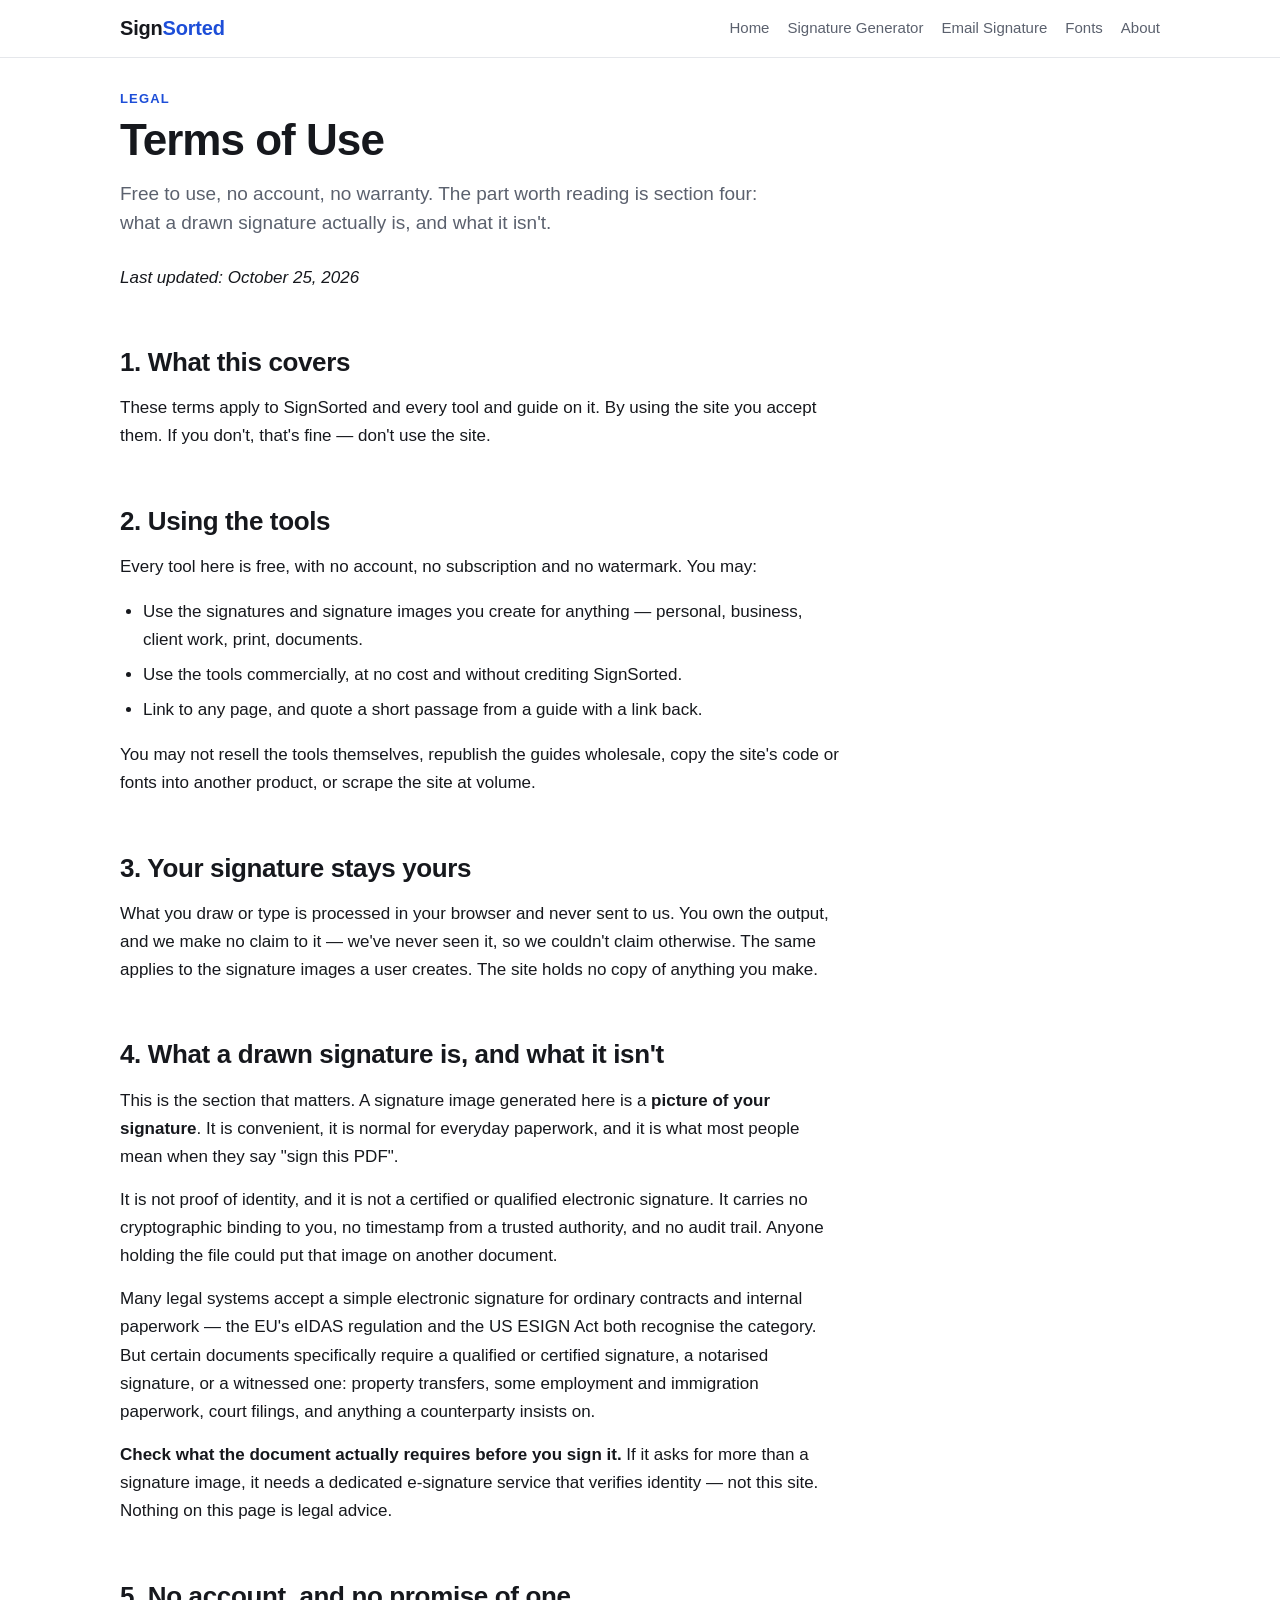
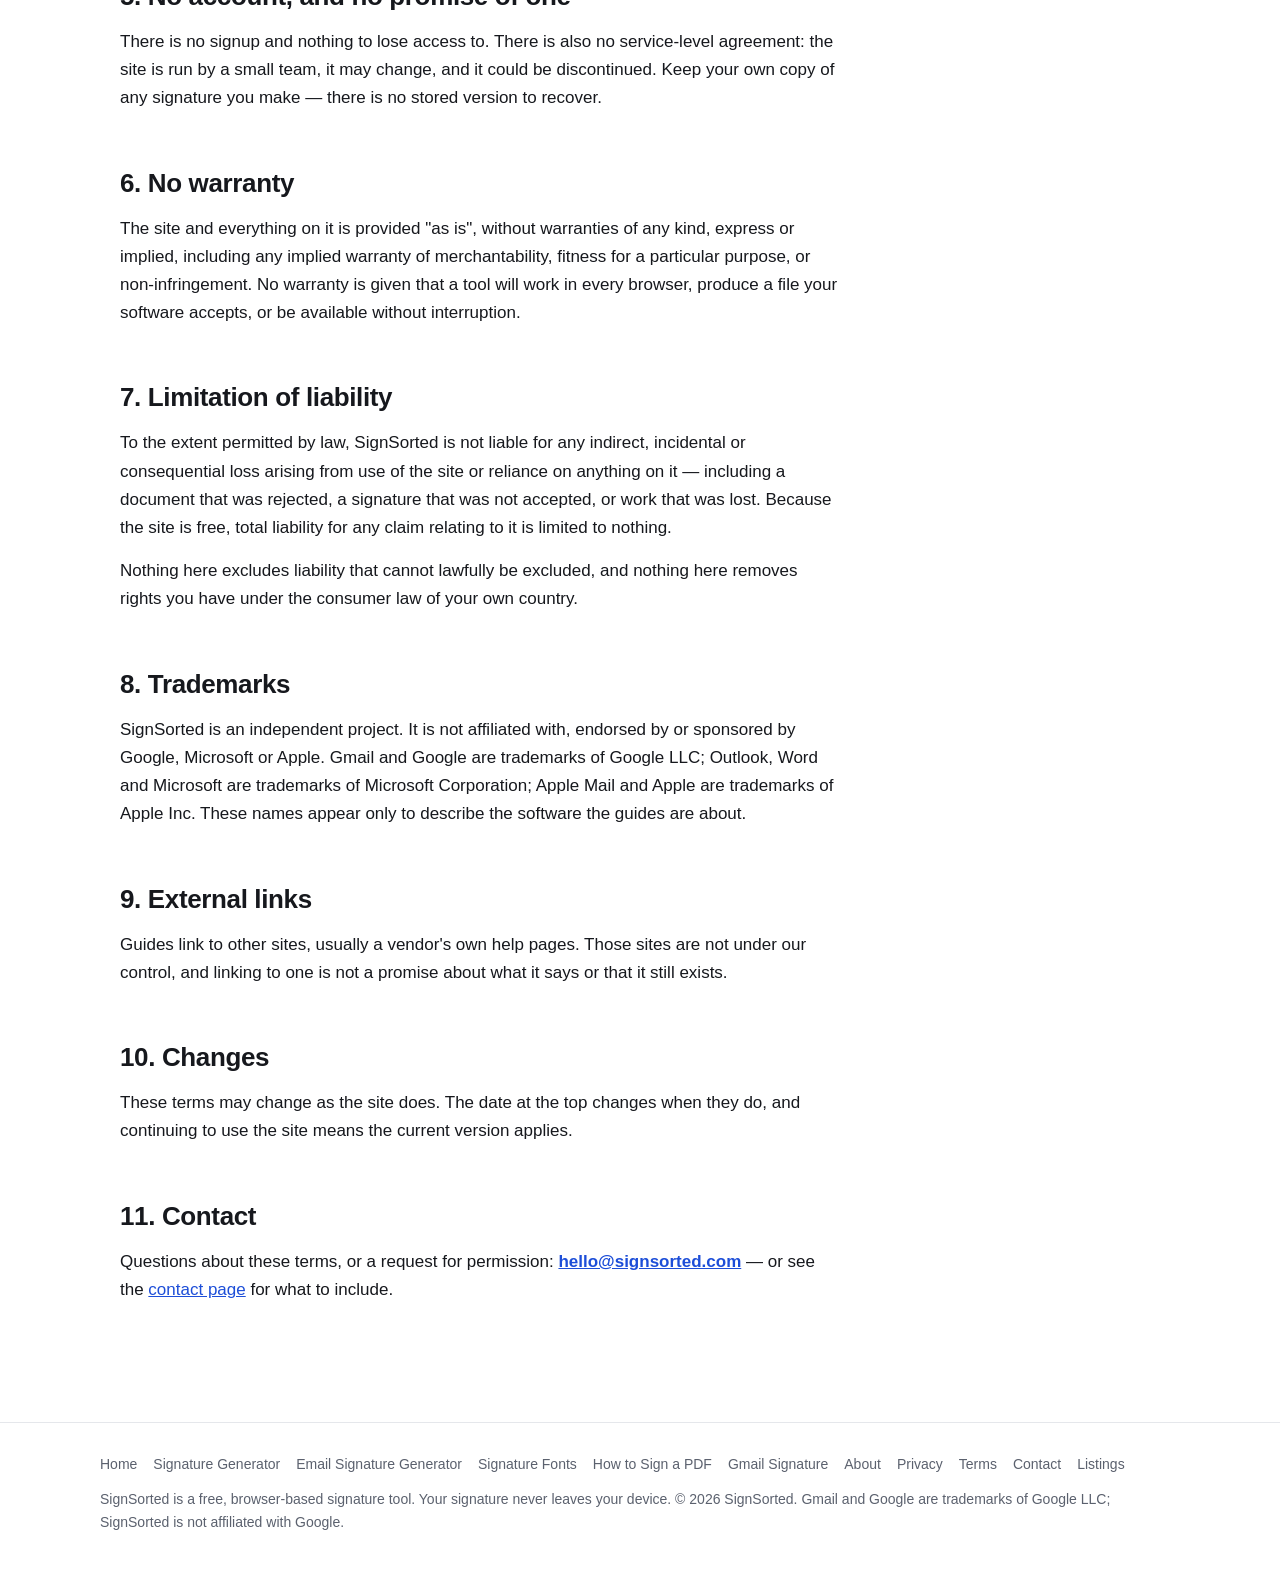
<file: terms/index.html>
<!DOCTYPE html>
<html lang="en">
<head>
<meta charset="utf-8">
<meta name="viewport" content="width=device-width, initial-scale=1">
<title>Terms of Use — SignSorted</title>
<meta name="description" content="The terms for using SignSorted: the tools are free for personal and commercial use, your signature stays yours and stays on your device, and a drawn signature is not a certified electronic signature.">
<link rel="canonical" href="https://signsorted.com/terms/">
<meta name="theme-color" content="#1d4ed8">
<meta property="og:type" content="website">
<meta property="og:site_name" content="SignSorted">
<meta property="og:title" content="Terms of Use">
<meta property="og:description" content="Free tools, no account, no warranty — and what a drawn signature can and cannot be used for.">
<meta property="og:url" content="https://signsorted.com/terms/">
<meta property="og:image" content="https://signsorted.com/assets/og-image.png">
<meta property="og:image:width" content="1200">
<meta property="og:image:height" content="630">
<meta property="og:image:alt" content="SignSorted — type it or draw it, get a clean transparent PNG.">
<meta name="twitter:card" content="summary_large_image">
<link rel="icon" href="../assets/favicon.svg" type="image/svg+xml">
<link rel="stylesheet" href="../styles.css">
</head>
<body>

<header class="site-head">
<div class="inner">
<a class="brand" href="../">Sign<em>Sorted</em></a>
<nav>
<a href="../">Home</a>
<a href="../signature-generator/">Signature Generator</a>
<a href="../email-signature-generator/">Email Signature</a>
<a href="../signature-fonts/">Fonts</a>
<a href="../about/">About</a>
</nav>
</div>
</header>

<main>
<div class="narrow">
<p class="kicker">Legal</p>
<h1>Terms of Use</h1>
<p class="lead">Free to use, no account, no warranty. The part worth reading is section four: what a drawn signature actually is, and what it isn't.</p>

<div class="prose">
<p><i>Last updated: October 25, 2026</i></p>

<h2>1. What this covers</h2>
<p>These terms apply to SignSorted and every tool and guide on it. By using the site you accept them. If you don't, that's fine — don't use the site.</p>

<h2>2. Using the tools</h2>
<p>Every tool here is free, with no account, no subscription and no watermark. You may:</p>
<ul>
<li>Use the signatures and signature images you create for anything — personal, business, client work, print, documents.</li>
<li>Use the tools commercially, at no cost and without crediting SignSorted.</li>
<li>Link to any page, and quote a short passage from a guide with a link back.</li>
</ul>
<p>You may not resell the tools themselves, republish the guides wholesale, copy the site's code or fonts into another product, or scrape the site at volume.</p>

<h2>3. Your signature stays yours</h2>
<p>What you draw or type is processed in your browser and never sent to us. You own the output, and we make no claim to it — we've never seen it, so we couldn't claim otherwise. The same applies to the signature images a user creates. The site holds no copy of anything you make.</p>

<h2>4. What a drawn signature is, and what it isn't</h2>
<p>This is the section that matters. A signature image generated here is a <b>picture of your signature</b>. It is convenient, it is normal for everyday paperwork, and it is what most people mean when they say "sign this PDF".</p>
<p>It is not proof of identity, and it is not a certified or qualified electronic signature. It carries no cryptographic binding to you, no timestamp from a trusted authority, and no audit trail. Anyone holding the file could put that image on another document.</p>
<p>Many legal systems accept a simple electronic signature for ordinary contracts and internal paperwork — the EU's eIDAS regulation and the US ESIGN Act both recognise the category. But certain documents specifically require a qualified or certified signature, a notarised signature, or a witnessed one: property transfers, some employment and immigration paperwork, court filings, and anything a counterparty insists on.</p>
<p><b>Check what the document actually requires before you sign it.</b> If it asks for more than a signature image, it needs a dedicated e-signature service that verifies identity — not this site. Nothing on this page is legal advice.</p>

<h2>5. No account, and no promise of one</h2>
<p>There is no signup and nothing to lose access to. There is also no service-level agreement: the site is run by a small team, it may change, and it could be discontinued. Keep your own copy of any signature you make — there is no stored version to recover.</p>

<h2>6. No warranty</h2>
<p>The site and everything on it is provided "as is", without warranties of any kind, express or implied, including any implied warranty of merchantability, fitness for a particular purpose, or non-infringement. No warranty is given that a tool will work in every browser, produce a file your software accepts, or be available without interruption.</p>

<h2>7. Limitation of liability</h2>
<p>To the extent permitted by law, SignSorted is not liable for any indirect, incidental or consequential loss arising from use of the site or reliance on anything on it — including a document that was rejected, a signature that was not accepted, or work that was lost. Because the site is free, total liability for any claim relating to it is limited to nothing.</p>
<p>Nothing here excludes liability that cannot lawfully be excluded, and nothing here removes rights you have under the consumer law of your own country.</p>

<h2>8. Trademarks</h2>
<p>SignSorted is an independent project. It is not affiliated with, endorsed by or sponsored by Google, Microsoft or Apple. Gmail and Google are trademarks of Google LLC; Outlook, Word and Microsoft are trademarks of Microsoft Corporation; Apple Mail and Apple are trademarks of Apple Inc. These names appear only to describe the software the guides are about.</p>

<h2>9. External links</h2>
<p>Guides link to other sites, usually a vendor's own help pages. Those sites are not under our control, and linking to one is not a promise about what it says or that it still exists.</p>

<h2>10. Changes</h2>
<p>These terms may change as the site does. The date at the top changes when they do, and continuing to use the site means the current version applies.</p>

<h2>11. Contact</h2>
<p>Questions about these terms, or a request for permission: <b><a href="mailto:hello@signsorted.com">hello@signsorted.com</a></b> — or see the <a href="../contact/">contact page</a> for what to include.</p>

</div>
</div>
</main>

<footer class="site-foot">
<div class="inner">
<nav>
<a href="../">Home</a>
<a href="../signature-generator/">Signature Generator</a>
<a href="../email-signature-generator/">Email Signature Generator</a>
<a href="../signature-fonts/">Signature Fonts</a>
<a href="../how-to-sign-a-pdf/">How to Sign a PDF</a>
<a href="../gmail-signature/">Gmail Signature</a>
<a href="../about/">About</a>
<a href="../privacy/">Privacy</a>
<a href="../terms/" aria-current="page">Terms</a>
<a href="../contact/">Contact</a>
<a href="../listed/">Listings</a>
</nav>
<p>SignSorted is a free, browser-based signature tool. Your signature never leaves your device. © 2026 SignSorted. Gmail and Google are trademarks of Google LLC; SignSorted is not affiliated with Google.</p>
</div>
</footer>

</body>
</html>
</file>
<file: styles.css>
/* ==========================================================================
   SignSorted — shared stylesheet
   Used by the hub, the tools and all guide pages.
   ========================================================================== */

:root {
  --accent: #1d4ed8;
  --accent-strong: #1a43bb;
  --accent-soft: #eef3ff;
  --bg: #ffffff;
  --bg-alt: #f6f7f9;
  --paper: #fdfdfb;
  --fg: #16181d;
  --fg-muted: #5b616e;
  --border: #e5e7eb;
  --shadow: 0 1px 2px rgba(16, 18, 29, 0.05), 0 8px 24px -12px rgba(16, 18, 29, 0.12);
  --max: 1080px;
  --prose: 720px;
  --radius: 12px;
}

@media (prefers-color-scheme: dark) {
  :root {
    --accent: #8ab0ff;
    --accent-strong: #a5c3ff;
    --accent-soft: #16233f;
    --bg: #101216;
    --bg-alt: #171a20;
    --paper: #171a20;
    --fg: #e8eaee;
    --fg-muted: #9aa2b1;
    --border: #2a2f3a;
    --shadow: 0 1px 2px rgba(0, 0, 0, 0.4), 0 8px 24px -12px rgba(0, 0, 0, 0.5);
  }
}

* { box-sizing: border-box; }

html { scroll-behavior: smooth; }
@media (prefers-reduced-motion: reduce) {
  html { scroll-behavior: auto; }
}

body {
  margin: 0;
  background: var(--bg);
  color: var(--fg);
  font: 400 17px/1.65 -apple-system, BlinkMacSystemFont, "Segoe UI", Roboto, "Helvetica Neue", Arial, sans-serif;
  -webkit-font-smoothing: antialiased;
}

a { color: var(--accent); }
a:hover { color: var(--accent-strong); }

:focus-visible {
  outline: 2.5px solid var(--accent);
  outline-offset: 2px;
  border-radius: 4px;
}

/* ---------- header ---------- */
.site-head {
  position: sticky;
  top: 0;
  z-index: 50;
  background: color-mix(in srgb, var(--bg) 88%, transparent);
  backdrop-filter: blur(10px);
  border-bottom: 1px solid var(--border);
}
.site-head .inner {
  max-width: var(--max);
  margin: 0 auto;
  padding: 12px 20px;
  display: flex;
  align-items: center;
  justify-content: space-between;
  gap: 14px;
  flex-wrap: wrap;
}
.brand {
  font-weight: 700;
  font-size: 20px;
  letter-spacing: -0.01em;
  color: var(--fg);
  text-decoration: none;
  white-space: nowrap;
}
.brand em {
  font-style: normal;
  color: var(--accent);
}
.site-head nav {
  display: flex;
  gap: 18px;
  font-size: 15px;
  flex-wrap: wrap;
}
.site-head nav a {
  color: var(--fg-muted);
  text-decoration: none;
  white-space: nowrap;
}
.site-head nav a:hover { color: var(--fg); }
.site-head nav a[aria-current="page"] { color: var(--fg); font-weight: 600; }

/* ---------- layout ---------- */
main {
  max-width: var(--max);
  margin: 0 auto;
  padding: 30px 20px 72px;
}
.narrow { max-width: var(--prose); }

.kicker {
  margin: 0 0 6px;
  font-size: 13px;
  font-weight: 650;
  letter-spacing: 0.09em;
  text-transform: uppercase;
  color: var(--accent);
}
h1 {
  margin: 0 0 14px;
  font-size: clamp(30px, 4.6vw, 44px);
  line-height: 1.12;
  letter-spacing: -0.022em;
}
.lead {
  margin: 0 0 26px;
  font-size: 19px;
  line-height: 1.55;
  color: var(--fg-muted);
  max-width: 62ch;
}

/* ---------- prose ---------- */
.prose { max-width: var(--prose); }
.prose h2 {
  margin: 2.1em 0 0.6em;
  font-size: 26px;
  letter-spacing: -0.014em;
  line-height: 1.25;
}
.prose h3 {
  margin: 1.6em 0 0.5em;
  font-size: 19px;
}
.prose ul, .prose ol { padding-left: 1.35em; }
.prose li { margin: 0.4em 0; }
.prose p { margin: 0.9em 0; }

/* ---------- card / callout / buttons ---------- */
.card {
  background: var(--bg);
  border: 1px solid var(--border);
  border-radius: var(--radius);
  padding: 20px 22px;
  box-shadow: var(--shadow);
}
.callout {
  background: var(--accent-soft);
  border-radius: var(--radius);
  padding: 14px 18px;
  margin: 22px 0;
}
.callout p { margin: 0; }

.btn {
  display: inline-flex;
  align-items: center;
  justify-content: center;
  gap: 8px;
  padding: 11px 20px;
  border-radius: 10px;
  border: 1.5px solid var(--border);
  background: var(--bg);
  color: var(--fg);
  font: 600 16px/1 inherit;
  text-decoration: none;
  cursor: pointer;
  transition: border-color 0.15s ease, background 0.15s ease, transform 0.05s ease;
}
.btn:hover { border-color: var(--accent); color: var(--accent); }
.btn:active { transform: translateY(1px); }
.btn[disabled] { opacity: 0.45; cursor: default; pointer-events: none; }
.btn-primary {
  background: var(--accent);
  border-color: var(--accent);
  color: #fff;
}
.btn-primary:hover { background: var(--accent-strong); border-color: var(--accent-strong); color: #fff; }
@media (prefers-color-scheme: dark) {
  .btn-primary { color: #101216; }
  .btn-primary:hover { color: #101216; }
}

.tag {
  display: inline-block;
  font-size: 12px;
  font-weight: 650;
  color: var(--accent);
  background: var(--accent-soft);
  border-radius: 999px;
  padding: 3px 10px;
  vertical-align: 2px;
  white-space: nowrap;
}

/* ---------- FAQ ---------- */
.faq details {
  border-bottom: 1px solid var(--border);
}
.faq summary {
  cursor: pointer;
  font-weight: 600;
  padding: 15px 0;
  list-style-position: outside;
}
.faq details p {
  margin: 0 0 15px;
  color: var(--fg-muted);
  max-width: var(--prose);
}

/* ---------- homepage: hero ---------- */
.hero { padding: 26px 0 10px; }
.hero .sig-svg {
  display: block;
  width: min(430px, 78vw);
  height: auto;
  margin: 6px 0 18px;
}
.hero-cta {
  display: flex;
  gap: 12px;
  flex-wrap: wrap;
  margin: 0 0 8px;
}
.hero-note {
  font-size: 14px;
  color: var(--fg-muted);
  margin: 12px 0 0;
}

/* ---------- homepage: tool cards ---------- */
.tool-cards {
  display: grid;
  grid-template-columns: 1fr 1fr;
  gap: 18px;
  margin: 34px 0 10px;
}
.tool-card {
  border: 1px solid var(--border);
  border-radius: 16px;
  padding: 24px;
  background: var(--bg);
  box-shadow: var(--shadow);
  display: flex;
  flex-direction: column;
  gap: 10px;
}
.tool-card h2 { margin: 0; font-size: 22px; letter-spacing: -0.012em; }
.tool-card p { margin: 0; color: var(--fg-muted); }
.tool-card .go {
  margin-top: auto;
  padding-top: 8px;
  font-weight: 600;
  text-decoration: none;
}
.tool-card .go:hover { text-decoration: underline; }

/* ---------- homepage: steps ---------- */
.steps {
  display: grid;
  grid-template-columns: repeat(3, 1fr);
  gap: 18px;
  margin: 18px 0 8px;
}
.step { border: 1px solid var(--border); border-radius: var(--radius); padding: 18px 20px; }
.step .num {
  display: inline-flex;
  align-items: center;
  justify-content: center;
  width: 28px;
  height: 28px;
  border-radius: 50%;
  background: var(--accent-soft);
  color: var(--accent);
  font-weight: 700;
  font-size: 15px;
  margin-bottom: 10px;
}
.step h3 { margin: 0 0 6px; font-size: 17px; }
.step p { margin: 0; font-size: 15px; color: var(--fg-muted); }

/* ---------- homepage: use cases ---------- */
.usecases {
  display: grid;
  grid-template-columns: repeat(auto-fill, minmax(240px, 1fr));
  gap: 14px;
  margin: 18px 0 8px;
}
.usecase {
  border: 1px solid var(--border);
  border-radius: var(--radius);
  padding: 16px 18px;
}
.usecase h3 { margin: 0 0 6px; font-size: 16px; }
.usecase p { margin: 0; font-size: 14.5px; color: var(--fg-muted); }
.usecase a { text-decoration: none; font-weight: 600; }

/* ---------- homepage: font teaser ---------- */
.font-teaser {
  display: grid;
  grid-template-columns: repeat(3, 1fr);
  gap: 14px;
  margin: 18px 0 8px;
}
.font-sample {
  border: 1px solid var(--border);
  border-radius: var(--radius);
  padding: 14px 16px 10px;
}
.font-sample .sample {
  font-size: 30px;
  line-height: 1.35;
  white-space: nowrap;
  overflow: hidden;
  text-overflow: ellipsis;
}
.font-sample .meta {
  margin-top: 6px;
  font-size: 13px;
  color: var(--fg-muted);
}

/* ==========================================================================
   Tool page
   ========================================================================== */

.tool {
  border: 1px solid var(--border);
  border-radius: 16px;
  background: var(--bg);
  box-shadow: var(--shadow);
  overflow: hidden;
  margin: 8px 0 12px;
}

.tool-tabs {
  display: flex;
  gap: 8px;
  padding: 14px 16px 0;
}
.tab {
  border: 1.5px solid var(--border);
  background: var(--bg);
  color: var(--fg-muted);
  font: 600 15.5px/1 inherit;
  padding: 10px 18px;
  border-radius: 999px;
  cursor: pointer;
  transition: all 0.15s ease;
}
.tab:hover { border-color: var(--accent); color: var(--accent); }
.tab.is-active {
  background: var(--accent);
  border-color: var(--accent);
  color: #fff;
}
@media (prefers-color-scheme: dark) {
  .tab.is-active { color: #101216; }
}

.stage {
  position: relative;
  margin: 14px 16px 0;
  border: 1px solid var(--border);
  border-radius: 12px;
  background-color: var(--paper);
  background-image: radial-gradient(color-mix(in srgb, var(--accent) 7%, transparent) 1.1px, transparent 1.4px);
  background-size: 22px 22px;
  aspect-ratio: 1000 / 360;
  overflow: hidden;
}
.stage canvas {
  position: absolute;
  inset: 0;
  width: 100%;
  height: 100%;
  touch-action: none;
  cursor: crosshair;
  z-index: 1;
}
.stage .baseline {
  position: absolute;
  left: 9%;
  right: 9%;
  bottom: 27%;
  border-bottom: 2px dashed color-mix(in srgb, var(--fg-muted) 34%, transparent);
  z-index: 0;
}
.stage .baseline::before {
  content: "×";
  position: absolute;
  left: -22px;
  bottom: -14px;
  font-size: 20px;
  color: color-mix(in srgb, var(--fg-muted) 45%, transparent);
}
.stage .stage-hint {
  position: absolute;
  inset: 0;
  display: flex;
  align-items: center;
  justify-content: center;
  text-align: center;
  padding: 0 20px;
  font-size: 17px;
  color: color-mix(in srgb, var(--fg-muted) 78%, transparent);
  pointer-events: none;
  z-index: 2;
}

.controls {
  padding: 16px;
  display: flex;
  flex-direction: column;
  gap: 14px;
}
.ctrl-row {
  display: flex;
  flex-wrap: wrap;
  align-items: center;
  gap: 12px 16px;
}
.ctrl-label {
  font-size: 14px;
  font-weight: 600;
  color: var(--fg-muted);
  min-width: 74px;
}

.swatches { display: flex; gap: 10px; align-items: center; }
.swatch {
  width: 30px;
  height: 30px;
  border-radius: 50%;
  border: 2px solid transparent;
  box-shadow: inset 0 0 0 2px var(--bg), 0 0 0 1px var(--border);
  background: var(--c);
  cursor: pointer;
  padding: 0;
}
.swatch.is-active { border-color: var(--accent); }
.swatch-custom {
  position: relative;
  overflow: hidden;
  background: conic-gradient(red, yellow, lime, cyan, blue, magenta, red);
}
.swatch-custom input {
  position: absolute;
  inset: -6px;
  opacity: 0;
  cursor: pointer;
}

input[type="range"] {
  accent-color: var(--accent);
  width: min(220px, 46vw);
}
.range-value {
  font-size: 13px;
  color: var(--fg-muted);
  min-width: 2.4em;
}

.text-field input[type="text"] {
  font: 400 17px/1.3 inherit;
  padding: 11px 14px;
  border: 1.5px solid var(--border);
  border-radius: 10px;
  background: var(--bg);
  color: var(--fg);
  width: min(380px, 100%);
}
.text-field input[type="text"]:focus {
  border-color: var(--accent);
  outline: none;
}

.font-chips {
  display: grid;
  grid-template-columns: repeat(auto-fill, minmax(196px, 1fr));
  gap: 8px;
  width: 100%;
}
.font-chip {
  border: 1.5px solid var(--border);
  border-radius: 10px;
  background: var(--bg);
  color: var(--fg);
  font-size: 21px;
  line-height: 1.15;
  padding: 9px 10px;
  cursor: pointer;
  text-align: center;
  white-space: nowrap;
  overflow: hidden;
  text-overflow: ellipsis;
  transition: border-color 0.12s ease, background 0.12s ease;
}
.font-chip:hover { border-color: var(--accent); }
.font-chip.is-active {
  border-color: var(--accent);
  background: var(--accent-soft);
}

.tool-actions {
  display: flex;
  gap: 10px;
  justify-content: flex-end;
  flex-wrap: wrap;
}
.tool-actions .btn-primary { min-width: 180px; }

/* toast */
.toast {
  position: fixed;
  left: 50%;
  bottom: 26px;
  transform: translate(-50%, 12px);
  background: var(--fg);
  color: var(--bg);
  font-size: 15px;
  padding: 11px 18px;
  border-radius: 999px;
  opacity: 0;
  pointer-events: none;
  transition: opacity 0.2s ease, transform 0.2s ease;
  z-index: 100;
  max-width: min(90vw, 480px);
  text-align: center;
}
.toast.show { opacity: 1; transform: translate(-50%, 0); }

/* ---------- footer ---------- */
.site-foot {
  border-top: 1px solid var(--border);
  margin-top: 30px;
  padding: 30px 20px 44px;
  font-size: 14px;
  color: var(--fg-muted);
}
.site-foot .inner {
  max-width: var(--max);
  margin: 0 auto;
  display: flex;
  flex-direction: column;
  gap: 12px;
}
.site-foot nav {
  display: flex;
  gap: 16px;
  flex-wrap: wrap;
}
.site-foot nav a { color: var(--fg-muted); text-decoration: none; }
.site-foot nav a:hover { color: var(--fg); }
.site-foot p { margin: 0; }

/* ---------- responsive ---------- */
@media (max-width: 820px) {
  .tool-cards { grid-template-columns: 1fr; }
  .steps { grid-template-columns: 1fr; }
  .font-teaser { grid-template-columns: repeat(2, 1fr); }
}
@media (max-width: 560px) {
  main { padding: 22px 16px 56px; }
  .site-head nav { gap: 12px; font-size: 14px; }
  .font-teaser { grid-template-columns: 1fr; }
  .stage { margin: 12px 10px 0; }
  .controls { padding: 13px 12px; }
  .tool-actions { justify-content: stretch; }
  .tool-actions .btn { flex: 1; min-width: 0; }
  .tool-actions .btn-primary { min-width: 0; }
  .font-chips { grid-template-columns: repeat(2, 1fr); }
  .font-chip { font-size: 18px; }
}

/* ==========================================================================
   Email signature tool page
   ========================================================================== */

.form-grid {
  display: grid;
  grid-template-columns: 1fr 1fr;
  gap: 12px 16px;
  width: 100%;
}
.field { display: flex; flex-direction: column; gap: 5px; }
.field label {
  font-size: 13px;
  font-weight: 600;
  color: var(--fg-muted);
}
.field input[type="text"],
.field input[type="url"],
.field input[type="email"] {
  font: 400 15.5px/1.3 inherit;
  padding: 10px 12px;
  border: 1.5px solid var(--border);
  border-radius: 10px;
  background: var(--bg);
  color: var(--fg);
  width: 100%;
}
.field input:focus { border-color: var(--accent); outline: none; }
.field input[type="color"] {
  width: 100%;
  height: 44px;
  padding: 4px;
  border: 1.5px solid var(--border);
  border-radius: 10px;
  background: var(--bg);
  cursor: pointer;
}
.field-full { grid-column: 1 / -1; }
.field .field-hint { font-size: 12.5px; color: var(--fg-muted); }

.tpl-row { display: flex; gap: 8px; flex-wrap: wrap; }

.sig-preview {
  border: 1px solid var(--border);
  border-radius: 12px;
  background: #ffffff;
  overflow: hidden;
  margin-top: 4px;
}
.sig-preview iframe {
  display: block;
  width: 100%;
  height: 250px;
  border: 0;
  background: #ffffff;
}

/* ==========================================================================
   Font gallery page
   ========================================================================== */

.font-grid {
  display: grid;
  grid-template-columns: repeat(3, 1fr);
  gap: 16px;
  margin: 22px 0 8px;
}
.font-card {
  border: 1px solid var(--border);
  border-radius: var(--radius);
  padding: 18px;
  display: flex;
  flex-direction: column;
  gap: 6px;
}
.font-card .glyph {
  font-size: 38px;
  line-height: 1.3;
  white-space: nowrap;
  overflow: hidden;
}
.font-card h3 { margin: 0; font-size: 16px; }
.font-card p { margin: 0; font-size: 14px; color: var(--fg-muted); }
.font-card .try {
  margin-top: auto;
  padding-top: 8px;
  font-weight: 600;
  text-decoration: none;
  font-size: 14.5px;
}
.font-card .try:hover { text-decoration: underline; }

/* ==========================================================================
   Guide pages
   ========================================================================== */

.meta-line {
  font-size: 14px;
  color: var(--fg-muted);
  margin: 0 0 18px;
}

.answer-box {
  border-left: 4px solid var(--accent);
  background: var(--bg-alt);
  border-radius: 0 var(--radius) var(--radius) 0;
  padding: 16px 20px;
  margin: 18px 0 26px;
  max-width: var(--prose);
}
.answer-box p { margin: 0; }
.answer-box .label {
  font-size: 12px;
  font-weight: 700;
  text-transform: uppercase;
  letter-spacing: 0.08em;
  color: var(--accent);
  margin-bottom: 6px;
}

.cta-card {
  display: flex;
  gap: 18px;
  align-items: center;
  justify-content: space-between;
  border: 1px solid var(--border);
  border-radius: 16px;
  background: var(--accent-soft);
  padding: 18px 22px;
  margin: 26px 0;
  flex-wrap: wrap;
  max-width: var(--prose);
}
.cta-card .cta-text { max-width: 58ch; }
.cta-card h3 { margin: 0 0 4px; font-size: 18px; }
.cta-card p { margin: 0; color: var(--fg-muted); font-size: 15px; }

/* ==========================================================================
   Responsive additions for the blocks above
   ========================================================================== */

@media (max-width: 820px) {
  .font-grid { grid-template-columns: repeat(2, 1fr); }
}
@media (max-width: 560px) {
  .form-grid { grid-template-columns: 1fr; }
  .font-grid { grid-template-columns: 1fr; }
  .cta-card { flex-direction: column; align-items: flex-start; }
}
/* TheSaaSDir 徽章（2026-11-06，免费档 dofollow 的交换条件） */
.partners { margin-top: 14px; }
.partners a { display: inline-block; }
.partners img { display: block; width: 182px; height: 46px; }
/* AI Tool Center 文本回链（2026-11-06，免费档 dofollow 的交换条件） */
.partners .txt { display: inline-block; margin-top: 10px; font-size: 13px;
  color: var(--fg-muted); text-decoration: none; }
.partners .txt:hover { color: var(--fg); text-decoration: underline; }
</file>
<file: assets/fonts/fonts.css>
/* SignSorted - self-hosted signature fonts (latin subset)
   Generated by tools/fetch_fonts.py - re-run to refresh. */

@font-face {
  font-family: 'Great Vibes';
  font-style: normal;
  font-weight: 400;
  font-display: swap;
  src: url('GreatVibes.woff2') format('woff2');
}

@font-face {
  font-family: 'Allura';
  font-style: normal;
  font-weight: 400;
  font-display: swap;
  src: url('Allura.woff2') format('woff2');
}

@font-face {
  font-family: 'Alex Brush';
  font-style: normal;
  font-weight: 400;
  font-display: swap;
  src: url('AlexBrush.woff2') format('woff2');
}

@font-face {
  font-family: 'Sacramento';
  font-style: normal;
  font-weight: 400;
  font-display: swap;
  src: url('Sacramento.woff2') format('woff2');
}

@font-face {
  font-family: 'Parisienne';
  font-style: normal;
  font-weight: 400;
  font-display: swap;
  src: url('Parisienne.woff2') format('woff2');
}

@font-face {
  font-family: 'Pinyon Script';
  font-style: normal;
  font-weight: 400;
  font-display: swap;
  src: url('PinyonScript.woff2') format('woff2');
}

@font-face {
  font-family: 'Italianno';
  font-style: normal;
  font-weight: 400;
  font-display: swap;
  src: url('Italianno.woff2') format('woff2');
}

@font-face {
  font-family: 'Tangerine';
  font-style: normal;
  font-weight: 400;
  font-display: swap;
  src: url('Tangerine.woff2') format('woff2');
}

@font-face {
  font-family: 'Mrs Saint Delafield';
  font-style: normal;
  font-weight: 400;
  font-display: swap;
  src: url('MrsSaintDelafield.woff2') format('woff2');
}

@font-face {
  font-family: 'Herr Von Muellerhoff';
  font-style: normal;
  font-weight: 400;
  font-display: swap;
  src: url('HerrVonMuellerhoff.woff2') format('woff2');
}

@font-face {
  font-family: 'Monsieur La Doulaise';
  font-style: normal;
  font-weight: 400;
  font-display: swap;
  src: url('MonsieurLaDoulaise.woff2') format('woff2');
}

@font-face {
  font-family: 'Yellowtail';
  font-style: normal;
  font-weight: 400;
  font-display: swap;
  src: url('Yellowtail.woff2') format('woff2');
}

@font-face {
  font-family: 'Homemade Apple';
  font-style: normal;
  font-weight: 400;
  font-display: swap;
  src: url('HomemadeApple.woff2') format('woff2');
}

@font-face {
  font-family: 'Caveat';
  font-style: normal;
  font-weight: 400;
  font-display: swap;
  src: url('Caveat.woff2') format('woff2');
}
</file>
